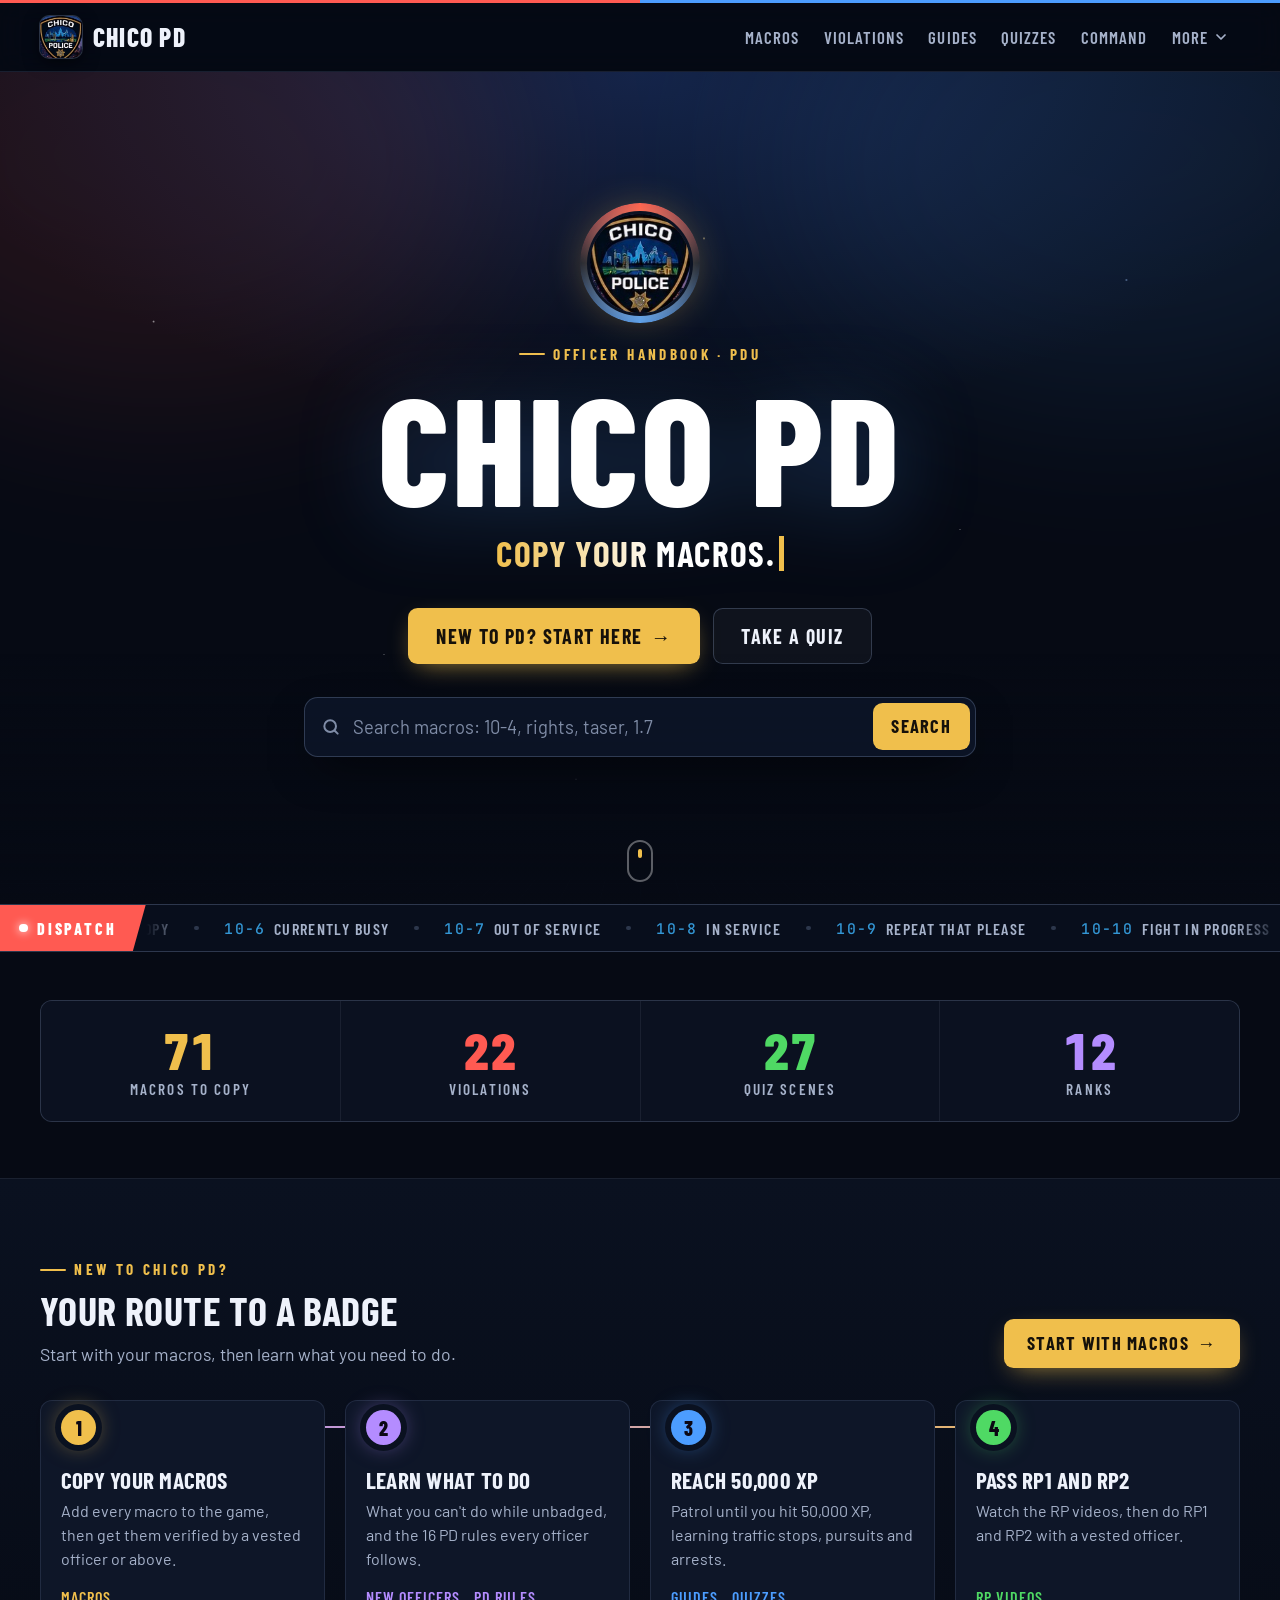
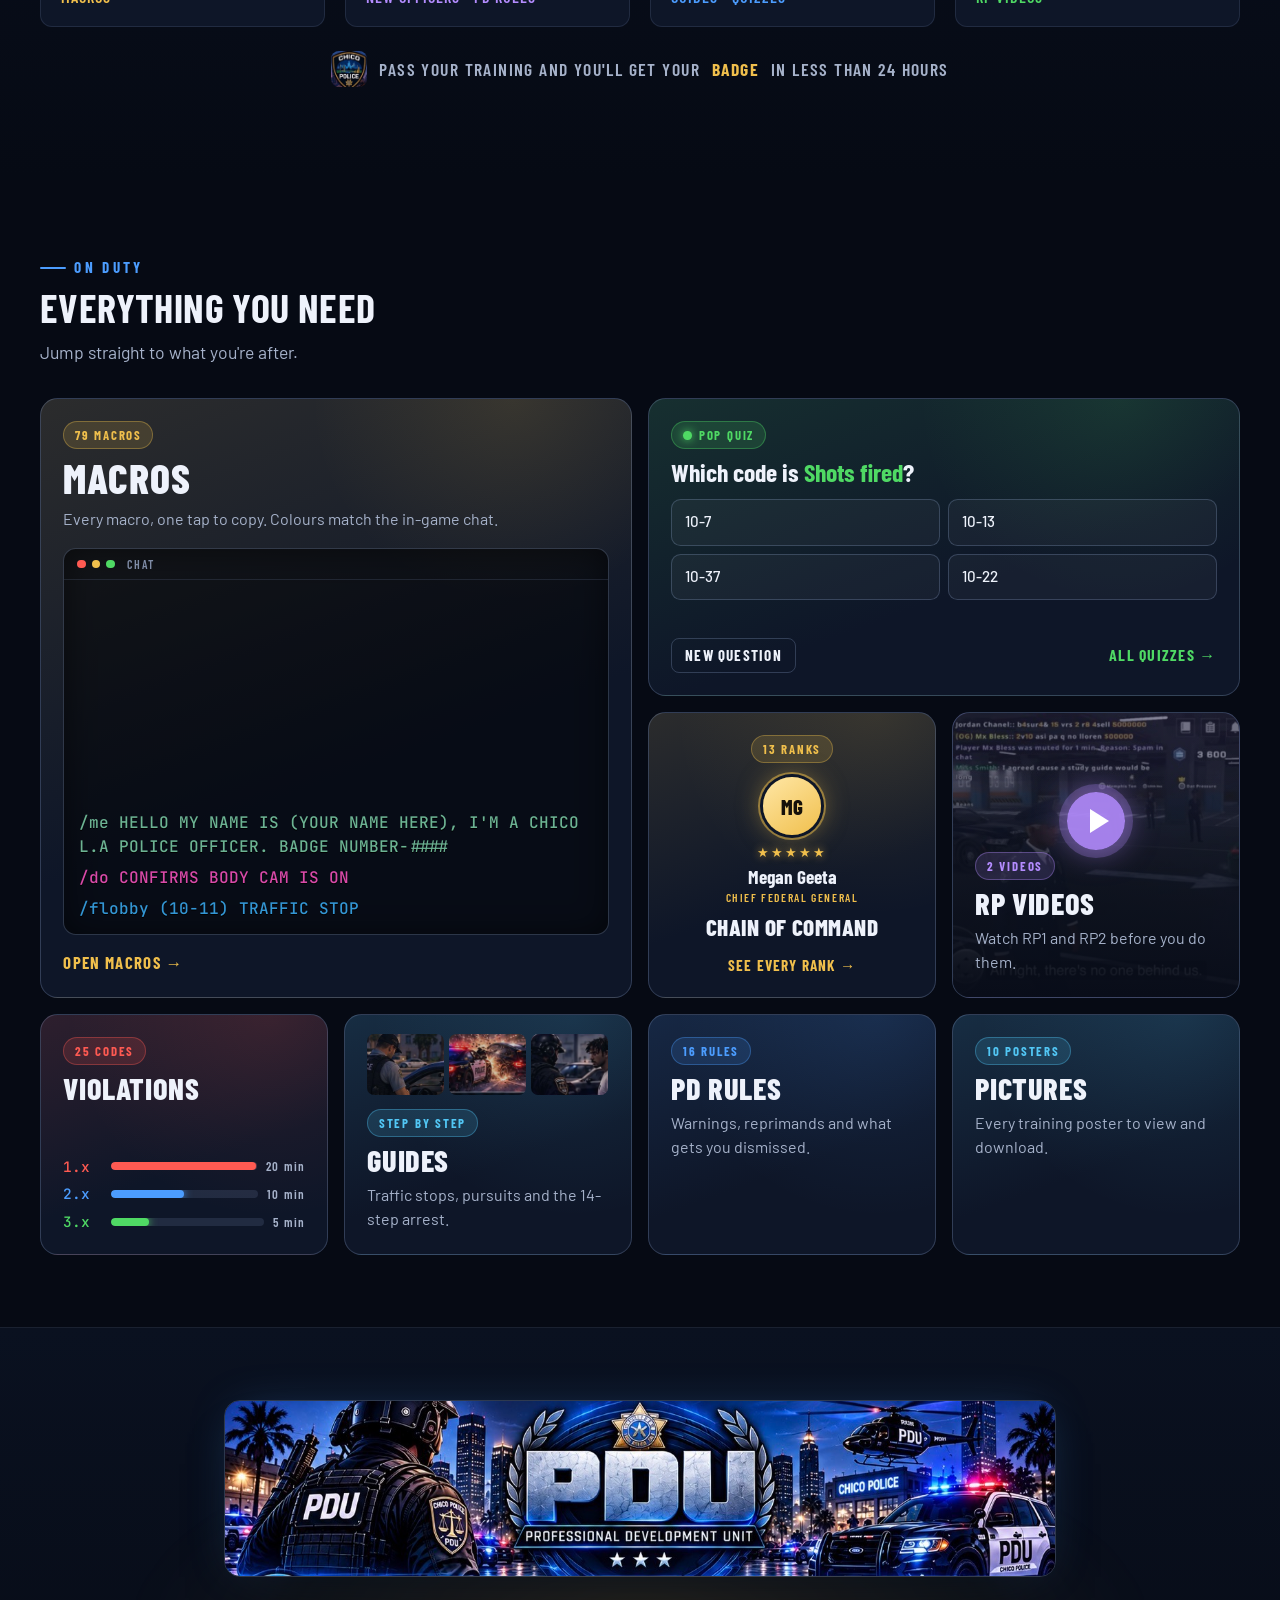
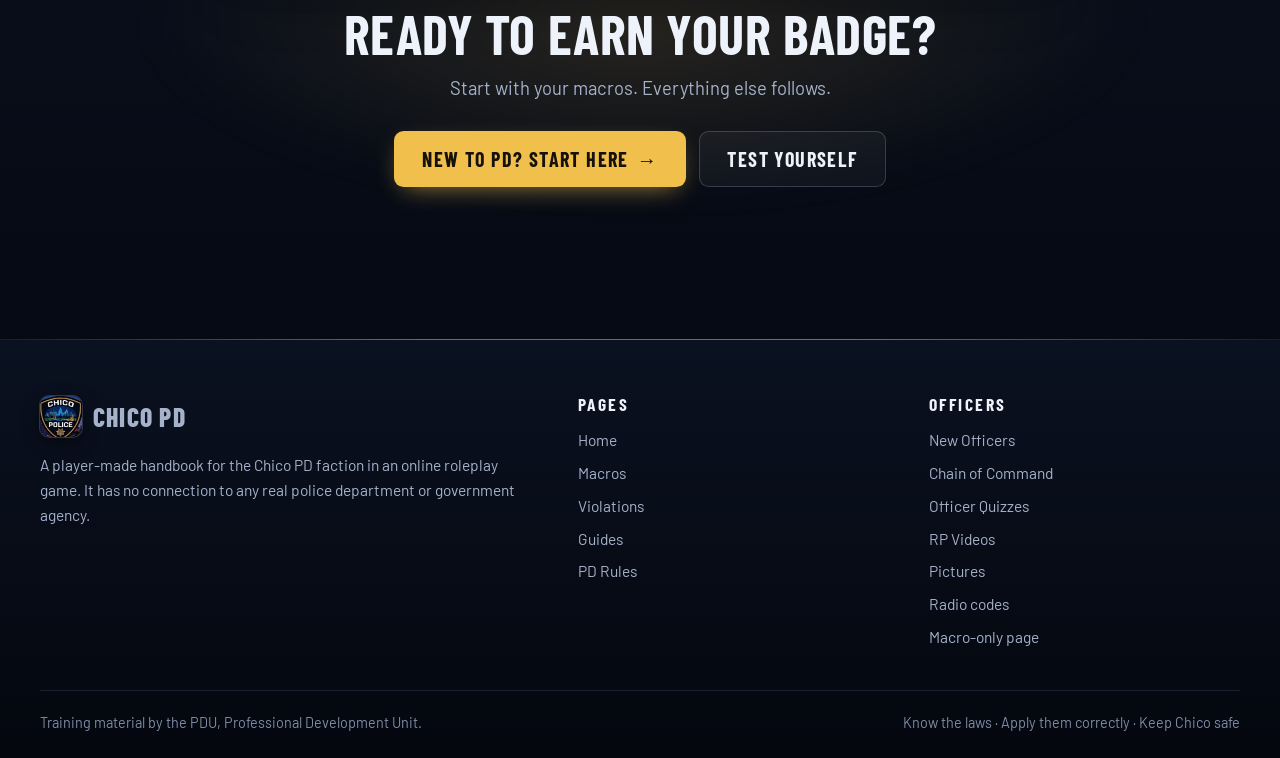
<file: index.html>
<!doctype html>
<html lang="en">
<head>
<meta charset="utf-8">
<script>document.documentElement.className+=" js"</script>
<meta name="viewport" content="width=device-width,initial-scale=1,viewport-fit=cover">
<title>Chico PD</title>
<meta name="description" content="Macros, training posters and information for Chico PD roleplay officers.">
<meta name="theme-color" content="#070b16">
<link rel="icon" href="images/favicon.png">
<link rel="apple-touch-icon" href="images/apple-touch-icon.png">
<link rel="manifest" href="site.webmanifest">
<meta name="apple-mobile-web-app-title" content="Chico PD">
<meta name="format-detection" content="telephone=no">
<meta property="og:type" content="website">
<meta property="og:site_name" content="Chico PD">
<meta property="og:title" content="Chico PD">
<meta property="og:description" content="Macros, training posters and information for Chico PD roleplay officers.">
<meta property="og:url" content="https://chicopd123.github.io/">
<meta property="og:image" content="https://chicopd123.github.io/images/og.jpg">
<meta property="og:image:width" content="484">
<meta property="og:image:height" content="255">
<meta name="twitter:card" content="summary_large_image">
<link rel="preconnect" href="https://fonts.googleapis.com">
<link rel="preconnect" href="https://fonts.gstatic.com" crossorigin>
<link rel="stylesheet" href="https://fonts.googleapis.com/css2?family=Barlow+Condensed:wght@600;700;800&family=Barlow:wght@400;500;600&family=JetBrains+Mono:wght@500&display=swap">
<link rel="stylesheet" href="assets/style.css?v=202611250830">
</head>
<body class="home">
<a class="skip" href="#main">Skip to content</a>
<header class="site-header">
  <div class="lightbar"></div>
  <div class="wrap header-row">
    <a class="brand" href="index.html"><img src="images/crops/badge.jpg" alt="" width="42" height="42">Chico PD</a>
    <button id="nav-toggle" type="button" aria-expanded="false" aria-controls="site-nav"><span class="burger" aria-hidden="true"></span>Menu</button>
    <nav id="site-nav" aria-label="Main"><a class="nav-home" href="index.html" aria-current="page">Home</a><a href="macros.html">Macros</a><a href="violations.html">Violations</a><a href="guides.html">Guides</a><a href="quiz.html">Quizzes</a><a href="command.html">Command</a><div class="nav-more"><button type="button" class="nav-more-btn" aria-expanded="false" aria-controls="nav-more-menu">More<svg viewBox="0 0 24 24" fill="none" stroke="currentColor" stroke-width="2.6" stroke-linecap="round" stroke-linejoin="round" aria-hidden="true"><path d="m6 9 6 6 6-6"/></svg></button><div class="nav-more-menu" id="nav-more-menu"><a href="new-officers.html">New Officers</a><a href="rules.html">PD Rules</a><a href="rp-videos.html">RP Videos</a><a href="gallery.html">Pictures</a></div></div></nav>
  </div>
</header>
<main id="main">
<section class="xhero" aria-labelledby="hero-title">
  <div class="xhero-bg" aria-hidden="true">
    <div class="xhero-beam b-red"></div>
    <div class="xhero-beam b-blue"></div>
    <div class="xhero-glow g-red"></div>
    <div class="xhero-glow g-blue"></div>
    <div class="xhero-floor"></div>
    <div class="xhero-dust"></div>
  </div>
  <div class="wrap xhero-inner">
    <div class="xhero-badge" aria-hidden="true"><span class="xhero-ring"></span><img src="images/crops/badge.jpg" alt="" width="170" height="156"></div>
    <p class="eyebrow tone-gold xhero-eyebrow">Officer handbook &middot; PDU</p>
    <h1 id="hero-title" class="xhero-title"><span class="shine">Chico PD</span></h1>
    <p class="xhero-type" aria-live="off"><span class="xhero-type-text" data-words="Copy your macros.|Learn the 10-codes.|Know every violation.|Pass RP1 and RP2.|Earn your badge.">Copy your macros.</span><span class="xhero-caret" aria-hidden="true"></span></p>
    <div class="xhero-actions">
      <a class="btn xhero-cta" href="macros.html?new=1"><span class="xhero-cta-pulse" aria-hidden="true"></span>New to PD? Start here <span class="arrow" aria-hidden="true">&rarr;</span></a>
      <a class="btn btn-ghost" href="quiz.html">Take a quiz</a>
    </div>
    <form class="hero-search xhero-search" action="macros.html" method="get" role="search">
      <svg viewBox="0 0 24 24" fill="none" stroke="currentColor" stroke-width="2.4" stroke-linecap="round" aria-hidden="true"><circle cx="11" cy="11" r="7"/><path d="m20 20-3.5-3.5"/></svg>
      <label class="sr-only" for="home-search">Search macros</label>
      <input id="home-search" type="search" name="q" placeholder="Search macros: 10-4, rights, taser, 1.7">
      <button class="btn" type="submit">Search</button>
    </form>
  </div>
  <a class="xhero-scroll" href="#dispatch" aria-label="Scroll down"><span></span></a>
</section>

<div class="ticker" id="dispatch" aria-label="Radio codes">
  <span class="ticker-label"><span class="ticker-dot" aria-hidden="true"></span>Dispatch</span>
  <div class="ticker-track"><div class="ticker-run" id="ticker-run"></div></div>
</div>

<section class="band xstats-band" aria-label="At a glance">
  <div class="wrap">
    <div class="stats">
      <a class="stat tone-gold" href="macros.html"><strong data-count="79">79</strong><span>Macros to copy</span></a>
      <a class="stat tone-red" href="violations.html"><strong data-count="25">25</strong><span>Violations</span></a>
      <a class="stat tone-green" href="quiz.html"><strong data-count="30">30</strong><span>Quiz scenes</span></a>
      <a class="stat tone-purple" href="command.html"><strong data-count="13">13</strong><span>Ranks</span></a>
    </div>
  </div>
</section>

<section class="band band-alt" id="path" aria-labelledby="path-title">
  <div class="wrap">
    <div class="section-head tone-gold">
      <div><p class="eyebrow">New to Chico PD?</p><h2 id="path-title">Your route to a badge</h2><p>Start with your macros, then learn what you need to do.</p></div>
      <a class="btn" href="macros.html?new=1">Start with macros <span class="arrow" aria-hidden="true">&rarr;</span></a>
    </div>
    <ol class="journey">
      <li class="journey-step tone-gold"><span class="journey-num">1</span><h3>Copy your macros</h3><p>Add every macro to the game, then get them verified by a vested officer or above.</p><div class="journey-links"><a href="macros.html?new=1">Macros</a></div></li>
      <li class="journey-step tone-purple"><span class="journey-num">2</span><h3>Learn what to do</h3><p>What you can't do while unbadged, and the 16 PD rules every officer follows.</p><div class="journey-links"><a href="new-officers.html">New officers</a><a href="rules.html">PD rules</a></div></li>
      <li class="journey-step tone-blue"><span class="journey-num">3</span><h3>Reach 50,000 XP</h3><p>Patrol until you hit 50,000 XP, learning traffic stops, pursuits and arrests.</p><div class="journey-links"><a href="guides.html">Guides</a><a href="quiz.html">Quizzes</a></div></li>
      <li class="journey-step tone-green"><span class="journey-num">4</span><h3>Pass RP1 and RP2</h3><p>Watch the RP videos, then do RP1 and RP2 with a vested officer.</p><div class="journey-links"><a href="rp-videos.html">RP videos</a></div></li>
    </ol>
    <p class="journey-end"><img src="images/crops/badge.jpg" alt="" width="36" height="36">Pass your training and you'll get your <strong>badge</strong> in less than 24 hours</p>
  </div>
</section>

<section class="band" aria-labelledby="duty-title">
  <div class="wrap">
    <div class="section-head tone-blue">
      <div><p class="eyebrow">On duty</p><h2 id="duty-title">Everything you need</h2><p>Jump straight to what you're after.</p></div>
    </div>
    <div class="bento">
      <a class="bento-tile bento-macros tone-gold" href="macros.html">
        <div class="bento-top"><span class="bento-tag">79 macros</span><h3>Macros</h3><p>Every macro, one tap to copy. Colours match the in-game chat.</p></div>
        <div class="chatbox" aria-hidden="true">
          <div class="chatbox-bar"><span></span><span></span><span></span>Chat</div>
          <div class="chatbox-lines" id="chat-lines"></div>
        </div>
        <span class="bento-go">Open macros <span class="arrow">&rarr;</span></span>
      </a>

      <div class="bento-tile bento-quiz tone-green">
        <div class="bento-top"><span class="bento-tag"><span class="ticker-dot" aria-hidden="true"></span>Pop quiz</span><h3 id="pop-q">Loading a question...</h3></div>
        <div class="pop-options" id="pop-options"></div>
        <p class="pop-result" id="pop-result" aria-live="polite"></p>
        <div class="pop-foot"><button type="button" class="pop-new" id="pop-new">New question</button><a href="quiz.html">All quizzes <span class="arrow" aria-hidden="true">&rarr;</span></a></div>
      </div>

      <a class="bento-tile bento-chief tone-gold" href="command.html">
        <span class="bento-tag">13 ranks</span>
        <div class="mini-chief"><span class="mini-avatar">MG</span><span class="mini-stars" aria-hidden="true">&#9733;&#9733;&#9733;&#9733;&#9733;</span><strong>Megan Geeta</strong><small>Chief Federal General</small></div>
        <h3>Chain of Command</h3>
        <span class="bento-go">See every rank <span class="arrow">&rarr;</span></span>
      </a>

      <a class="bento-tile bento-video tone-purple" href="rp-videos.html">
        <div class="bento-video-img"><img src="videos/rp1-traffic-stop.jpg?swap=1" alt="" loading="lazy"><span class="play" aria-hidden="true"></span></div>
        <span class="bento-tag">2 videos</span>
        <h3>RP Videos</h3>
        <p>Watch RP1 and RP2 before you do them.</p>
      </a>

      <a class="bento-tile bento-law tone-red" href="violations.html">
        <span class="bento-tag">25 codes</span>
        <h3>Violations</h3>
        <div class="law-bars" aria-hidden="true">
          <span class="lb lb-red"><b>1.x</b><i style="--w:100%"></i><em>20 min</em></span>
          <span class="lb lb-blue"><b>2.x</b><i style="--w:50%"></i><em>10 min</em></span>
          <span class="lb lb-green"><b>3.x</b><i style="--w:25%"></i><em>5 min</em></span>
        </div>
      </a>

      <a class="bento-tile bento-guides tone-cyan" href="guides.html">
        <div class="bento-guides-imgs" aria-hidden="true"><img src="images/crops/card-traffic.jpg" alt="" loading="lazy"><img src="images/crops/card-pursuit.jpg" alt="" loading="lazy"><img src="images/crops/card-arrest.jpg" alt="" loading="lazy"></div>
        <span class="bento-tag">Step by step</span>
        <h3>Guides</h3>
        <p>Traffic stops, pursuits and the 14-step arrest.</p>
      </a>

      <a class="bento-tile bento-rules tone-blue" href="rules.html">
        <span class="bento-tag">16 rules</span>
        <h3>PD Rules</h3>
        <p>Warnings, reprimands and what gets you dismissed.</p>
      </a>

      <a class="bento-tile bento-pics tone-cyan" href="gallery.html">
        <span class="bento-tag">10 posters</span>
        <h3>Pictures</h3>
        <p>Every training poster to view and download.</p>
      </a>
    </div>
  </div>
</section>

<section class="band band-alt xcta" aria-labelledby="cta-title">
  <div class="xcta-glow" aria-hidden="true"></div>
  <div class="wrap xcta-inner">
    <img src="images/crops/hero.jpg" alt="PDU, Professional Development Unit banner" width="1206" height="255" class="xcta-banner" loading="lazy">
    <h2 id="cta-title">Ready to earn your badge?</h2>
    <p>Start with your macros. Everything else follows.</p>
    <div class="xhero-actions"><a class="btn" href="macros.html?new=1">New to PD? Start here <span class="arrow" aria-hidden="true">&rarr;</span></a><a class="btn btn-ghost" href="quiz.html">Test yourself</a></div>
  </div>
</section>
</main>
<footer class="site-footer">
  <div class="wrap footer-grid">
    <div class="footer-brand">
      <a class="brand" href="index.html"><img src="images/crops/badge.jpg" alt="" width="42" height="42">Chico PD</a>
      <p>A player-made handbook for the Chico PD faction in an online roleplay game. It has no connection to any real police department or government agency.</p>
    </div>
    <nav aria-label="Footer">
      <h2>Pages</h2>
      <ul><li><a href="index.html">Home</a></li><li><a href="macros.html">Macros</a></li><li><a href="violations.html">Violations</a></li><li><a href="guides.html">Guides</a></li><li><a href="rules.html">PD Rules</a></li></ul>
    </nav>
    <div>
      <h2>Officers</h2>
      <ul><li><a href="new-officers.html">New Officers</a></li><li><a href="command.html">Chain of Command</a></li><li><a href="quiz.html">Officer Quizzes</a></li><li><a href="rp-videos.html">RP Videos</a></li><li><a href="gallery.html">Pictures</a></li><li><a href="macros.html#radio">Radio codes</a></li><li><a href="https://candid-cocada-e17edb.netlify.app" rel="noopener">Macro-only page</a></li></ul>
    </div>
  </div>
  <div class="wrap footer-base"><span>Training material by the PDU, Professional Development Unit.</span><span>Know the laws &middot; Apply them correctly &middot; Keep Chico safe</span></div>
</footer>

<dialog id="viewer" aria-labelledby="viewer-title">
  <div class="viewer-bar">
    <h2 id="viewer-title"></h2>
    <span id="viewer-pos"></span>
    <button class="vbtn" id="viewer-prev" type="button" aria-label="Previous picture">&larr;</button>
    <button class="vbtn" id="viewer-next" type="button" aria-label="Next picture">&rarr;</button>
    <a class="vbtn" id="viewer-save" download>Download</a>
    <button class="vbtn" id="viewer-close" type="button">Close</button>
  </div>
  <div class="viewer-scroll"><img id="viewer-img" alt=""></div>
</dialog>

<script src="assets/data.js?v=202611250830"></script>
<script src="assets/site.js?v=202611250830"></script>
<script src="assets/home.js?v=202611250830"></script>
</body>
</html>
</file>
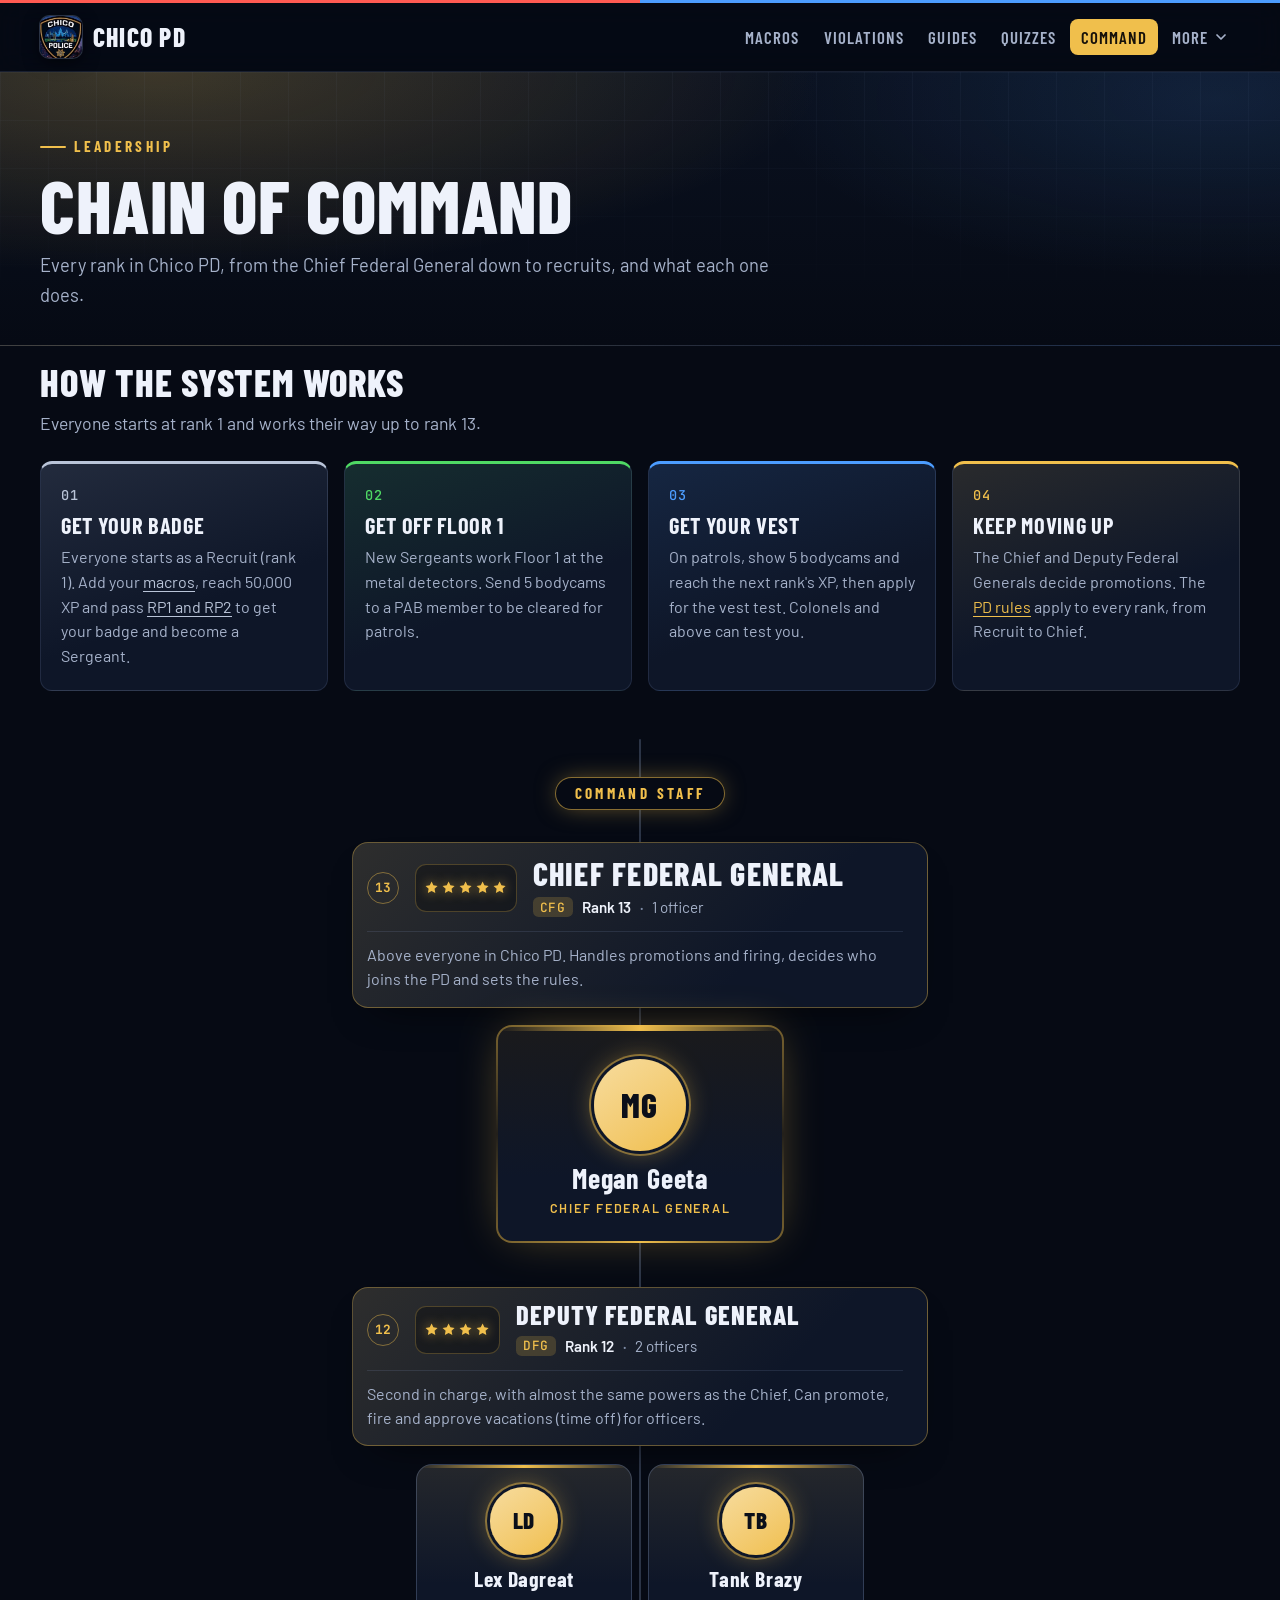
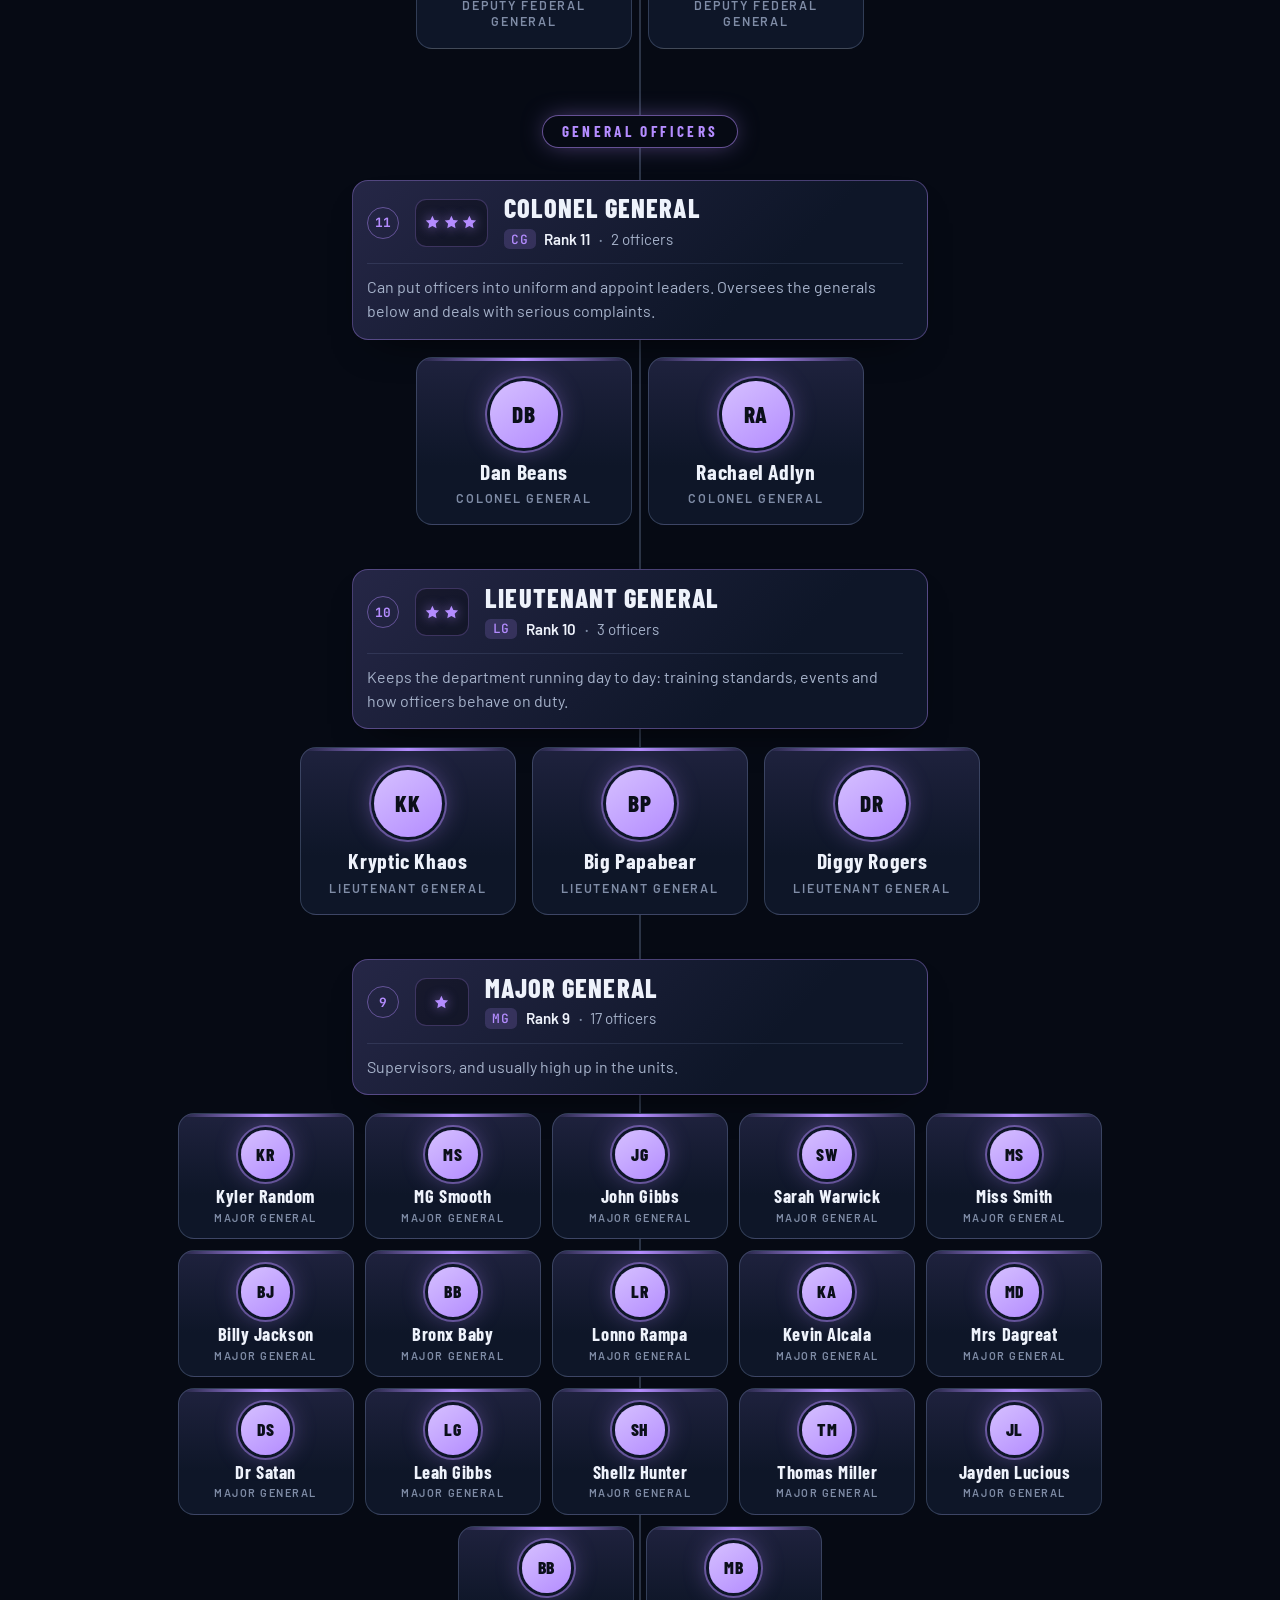
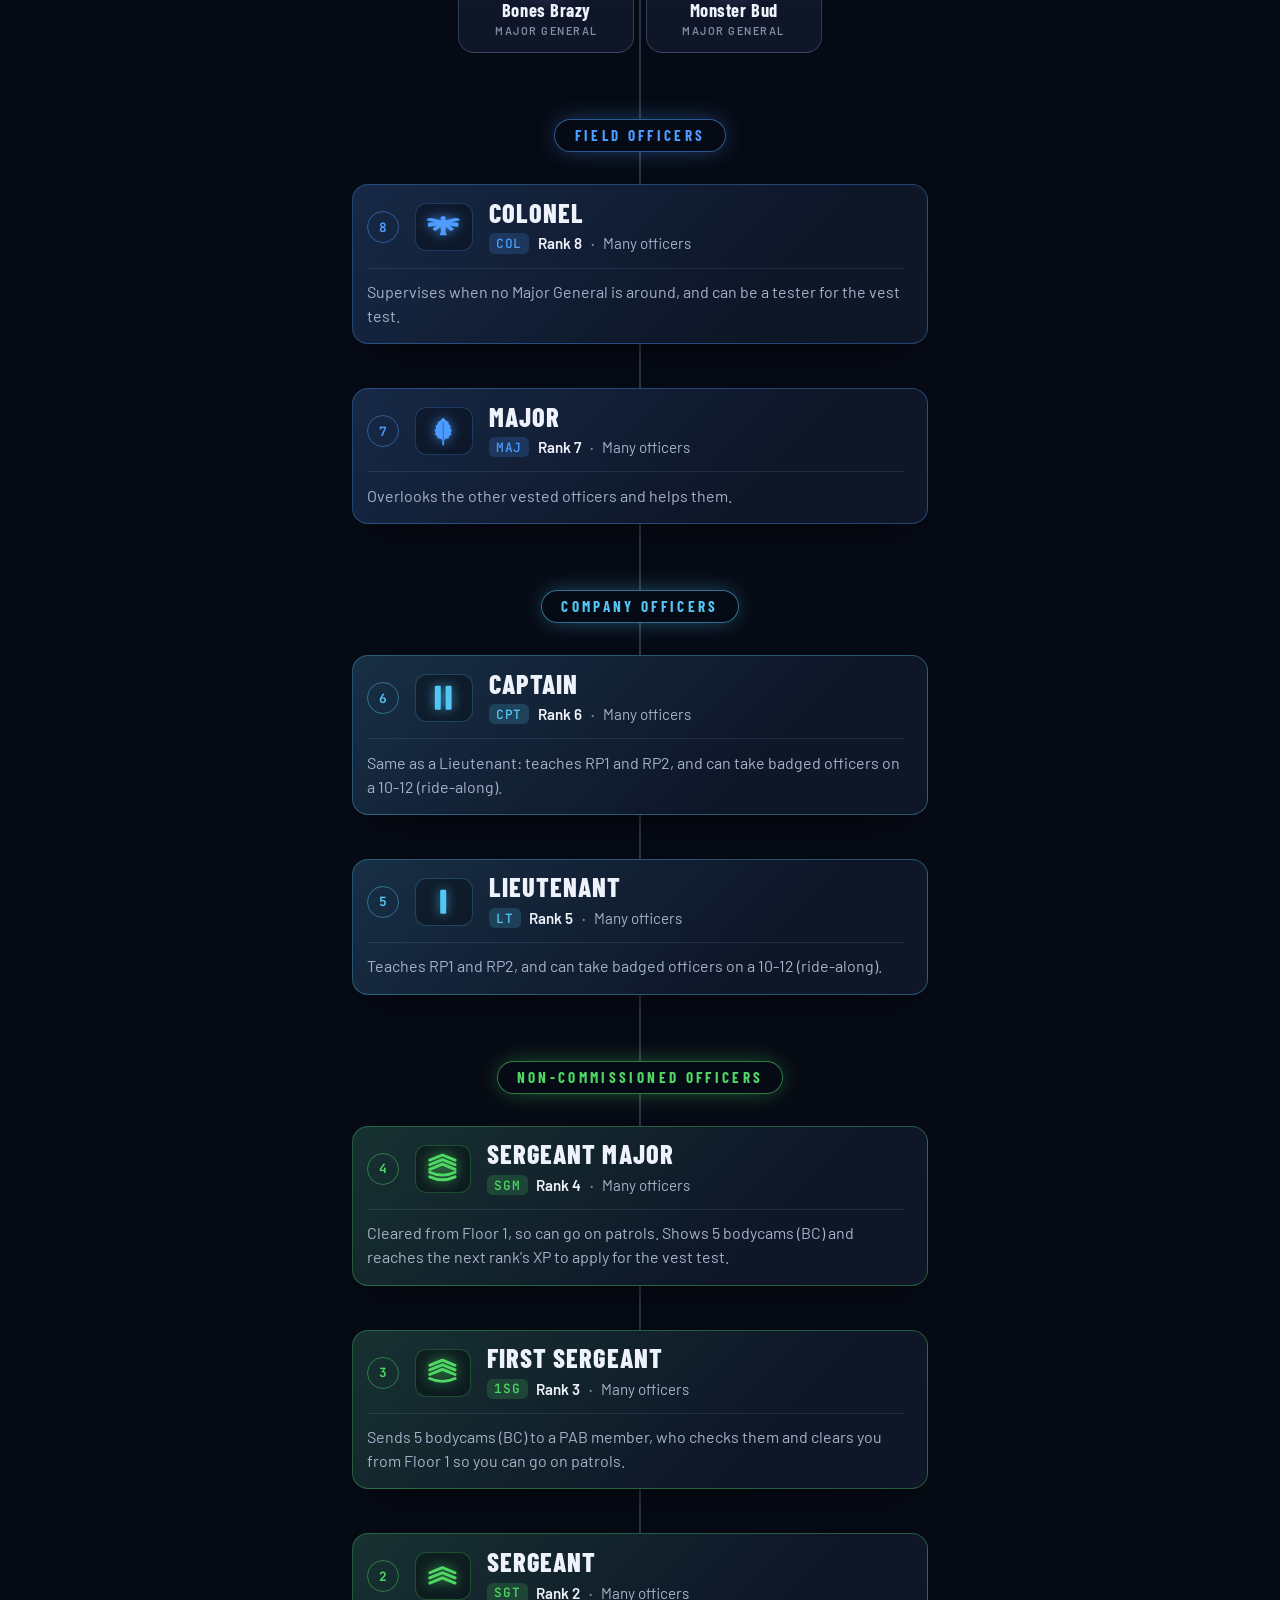
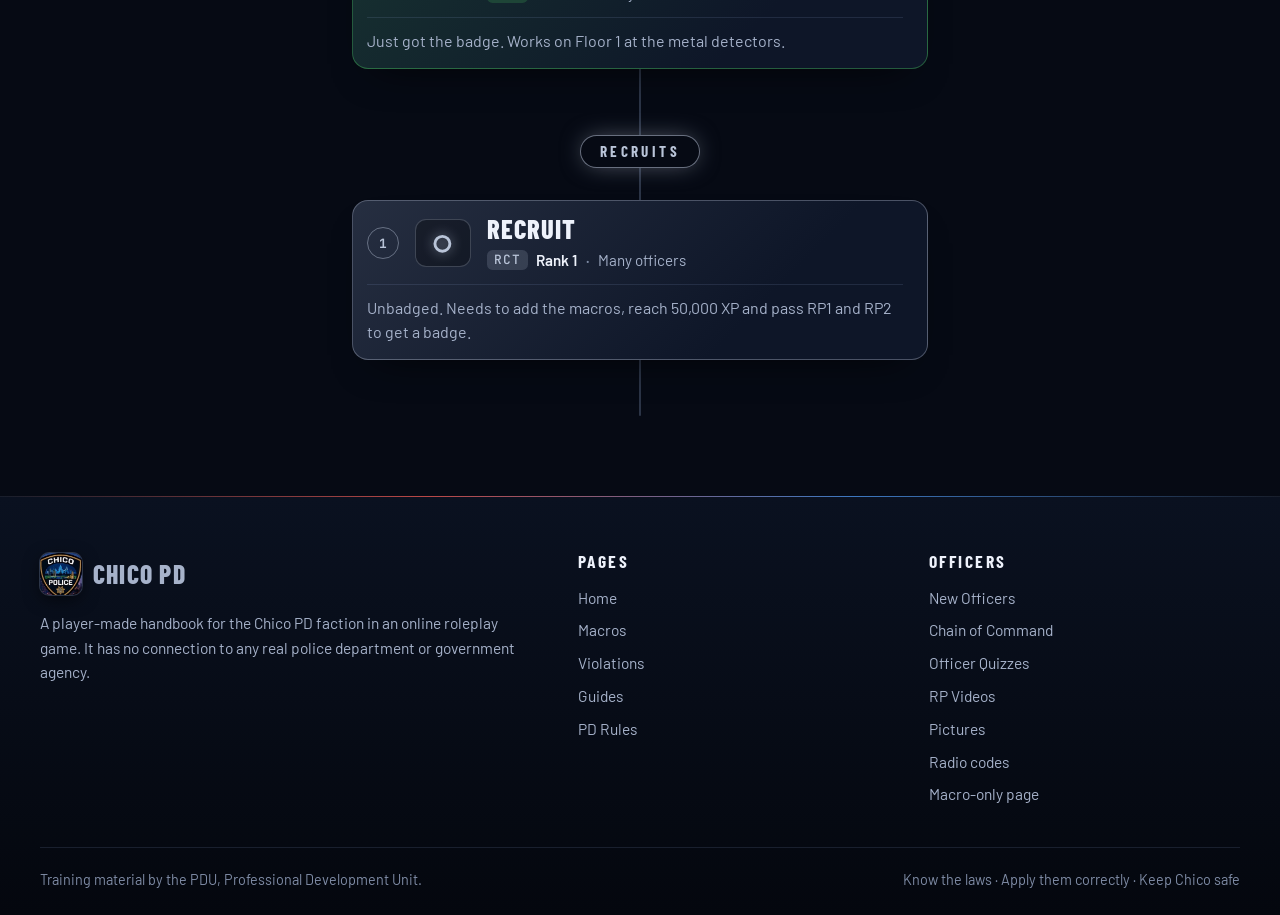
<file: command.html>
<!doctype html>
<html lang="en">
<head>
<meta charset="utf-8">
<script>document.documentElement.className+=" js"</script>
<meta name="viewport" content="width=device-width,initial-scale=1,viewport-fit=cover">
<title>Chain of Command · Chico PD</title>
<meta name="description" content="Who leads Chico PD: every rank from the Chief Federal General down, and the officers who hold them.">
<meta name="theme-color" content="#070b16">
<link rel="icon" href="images/favicon.png">
<link rel="apple-touch-icon" href="images/apple-touch-icon.png">
<link rel="manifest" href="site.webmanifest">
<meta name="apple-mobile-web-app-title" content="Chico PD">
<meta name="format-detection" content="telephone=no">
<meta property="og:type" content="website">
<meta property="og:site_name" content="Chico PD">
<meta property="og:title" content="Chain of Command · Chico PD">
<meta property="og:description" content="Who leads Chico PD: every rank from the Chief Federal General down, and the officers who hold them.">
<meta property="og:url" content="https://chicopd123.github.io/command.html">
<meta property="og:image" content="https://chicopd123.github.io/images/og.jpg">
<meta property="og:image:width" content="484">
<meta property="og:image:height" content="255">
<meta name="twitter:card" content="summary_large_image">
<link rel="preconnect" href="https://fonts.googleapis.com">
<link rel="preconnect" href="https://fonts.gstatic.com" crossorigin>
<link rel="stylesheet" href="https://fonts.googleapis.com/css2?family=Barlow+Condensed:wght@600;700;800&family=Barlow:wght@400;500;600&family=JetBrains+Mono:wght@500&display=swap">
<link rel="stylesheet" href="assets/style.css?v=202611250830">
</head>
<body>
<a class="skip" href="#main">Skip to content</a>
<header class="site-header">
  <div class="lightbar"></div>
  <div class="wrap header-row">
    <a class="brand" href="index.html"><img src="images/crops/badge.jpg" alt="" width="42" height="42">Chico PD</a>
    <button id="nav-toggle" type="button" aria-expanded="false" aria-controls="site-nav"><span class="burger" aria-hidden="true"></span>Menu</button>
    <nav id="site-nav" aria-label="Main"><a class="nav-home" href="index.html">Home</a><a href="macros.html">Macros</a><a href="violations.html">Violations</a><a href="guides.html">Guides</a><a href="quiz.html">Quizzes</a><a href="command.html" aria-current="page">Command</a><div class="nav-more"><button type="button" class="nav-more-btn" aria-expanded="false" aria-controls="nav-more-menu">More<svg viewBox="0 0 24 24" fill="none" stroke="currentColor" stroke-width="2.6" stroke-linecap="round" stroke-linejoin="round" aria-hidden="true"><path d="m6 9 6 6 6-6"/></svg></button><div class="nav-more-menu" id="nav-more-menu"><a href="new-officers.html">New Officers</a><a href="rules.html">PD Rules</a><a href="rp-videos.html">RP Videos</a><a href="gallery.html">Pictures</a></div></div></nav>
  </div>
</header>
<main id="main">
<div class="wrap page-head tone-gold"><p class="eyebrow">Leadership</p><h1>Chain of Command</h1><p>Every rank in Chico PD, from the Chief Federal General down to recruits, and what each one does.</p></div>
<div class="wrap">
  <section class="cmd-how" aria-labelledby="how-title">
    <h2 id="how-title">How the system works</h2>
    <p>Everyone starts at rank 1 and works their way up to rank 13.</p>
    <ol class="cmd-steps">
      <li class="cmd-step tone-silver"><h3>Get your badge</h3><p>Everyone starts as a Recruit (rank 1). Add your <a href="macros.html">macros</a>, reach 50,000 XP and pass <a href="rp-videos.html">RP1 and RP2</a> to get your badge and become a Sergeant.</p></li>
      <li class="cmd-step tone-green"><h3>Get off Floor 1</h3><p>New Sergeants work Floor 1 at the metal detectors. Send 5 bodycams to a PAB member to be cleared for patrols.</p></li>
      <li class="cmd-step tone-blue"><h3>Get your vest</h3><p>On patrols, show 5 bodycams and reach the next rank's XP, then apply for the vest test. Colonels and above can test you.</p></li>
      <li class="cmd-step tone-gold"><h3>Keep moving up</h3><p>The Chief and Deputy Federal Generals decide promotions. The <a href="rules.html">PD rules</a> apply to every rank, from Recruit to Chief.</p></li>
    </ol>
  </section>
  <ol class="cmd-tree" id="cmd-tree" aria-label="Ranks from highest to lowest"></ol>
  <noscript><p class="cmd-noscript">Turn on JavaScript to see the chain of command.</p></noscript>
</div>
</main>
<footer class="site-footer">
  <div class="wrap footer-grid">
    <div class="footer-brand">
      <a class="brand" href="index.html"><img src="images/crops/badge.jpg" alt="" width="42" height="42">Chico PD</a>
      <p>A player-made handbook for the Chico PD faction in an online roleplay game. It has no connection to any real police department or government agency.</p>
    </div>
    <nav aria-label="Footer">
      <h2>Pages</h2>
      <ul><li><a href="index.html">Home</a></li><li><a href="macros.html">Macros</a></li><li><a href="violations.html">Violations</a></li><li><a href="guides.html">Guides</a></li><li><a href="rules.html">PD Rules</a></li></ul>
    </nav>
    <div>
      <h2>Officers</h2>
      <ul><li><a href="new-officers.html">New Officers</a></li><li><a href="command.html">Chain of Command</a></li><li><a href="quiz.html">Officer Quizzes</a></li><li><a href="rp-videos.html">RP Videos</a></li><li><a href="gallery.html">Pictures</a></li><li><a href="macros.html#radio">Radio codes</a></li><li><a href="https://candid-cocada-e17edb.netlify.app" rel="noopener">Macro-only page</a></li></ul>
    </div>
  </div>
  <div class="wrap footer-base"><span>Training material by the PDU, Professional Development Unit.</span><span>Know the laws &middot; Apply them correctly &middot; Keep Chico safe</span></div>
</footer>

<dialog id="viewer" aria-labelledby="viewer-title">
  <div class="viewer-bar">
    <h2 id="viewer-title"></h2>
    <span id="viewer-pos"></span>
    <button class="vbtn" id="viewer-prev" type="button" aria-label="Previous picture">&larr;</button>
    <button class="vbtn" id="viewer-next" type="button" aria-label="Next picture">&rarr;</button>
    <a class="vbtn" id="viewer-save" download>Download</a>
    <button class="vbtn" id="viewer-close" type="button">Close</button>
  </div>
  <div class="viewer-scroll"><img id="viewer-img" alt=""></div>
</dialog>

<script src="assets/data.js?v=202611250830"></script>
<script src="assets/site.js?v=202611250830"></script>
</body>
</html>
</file>
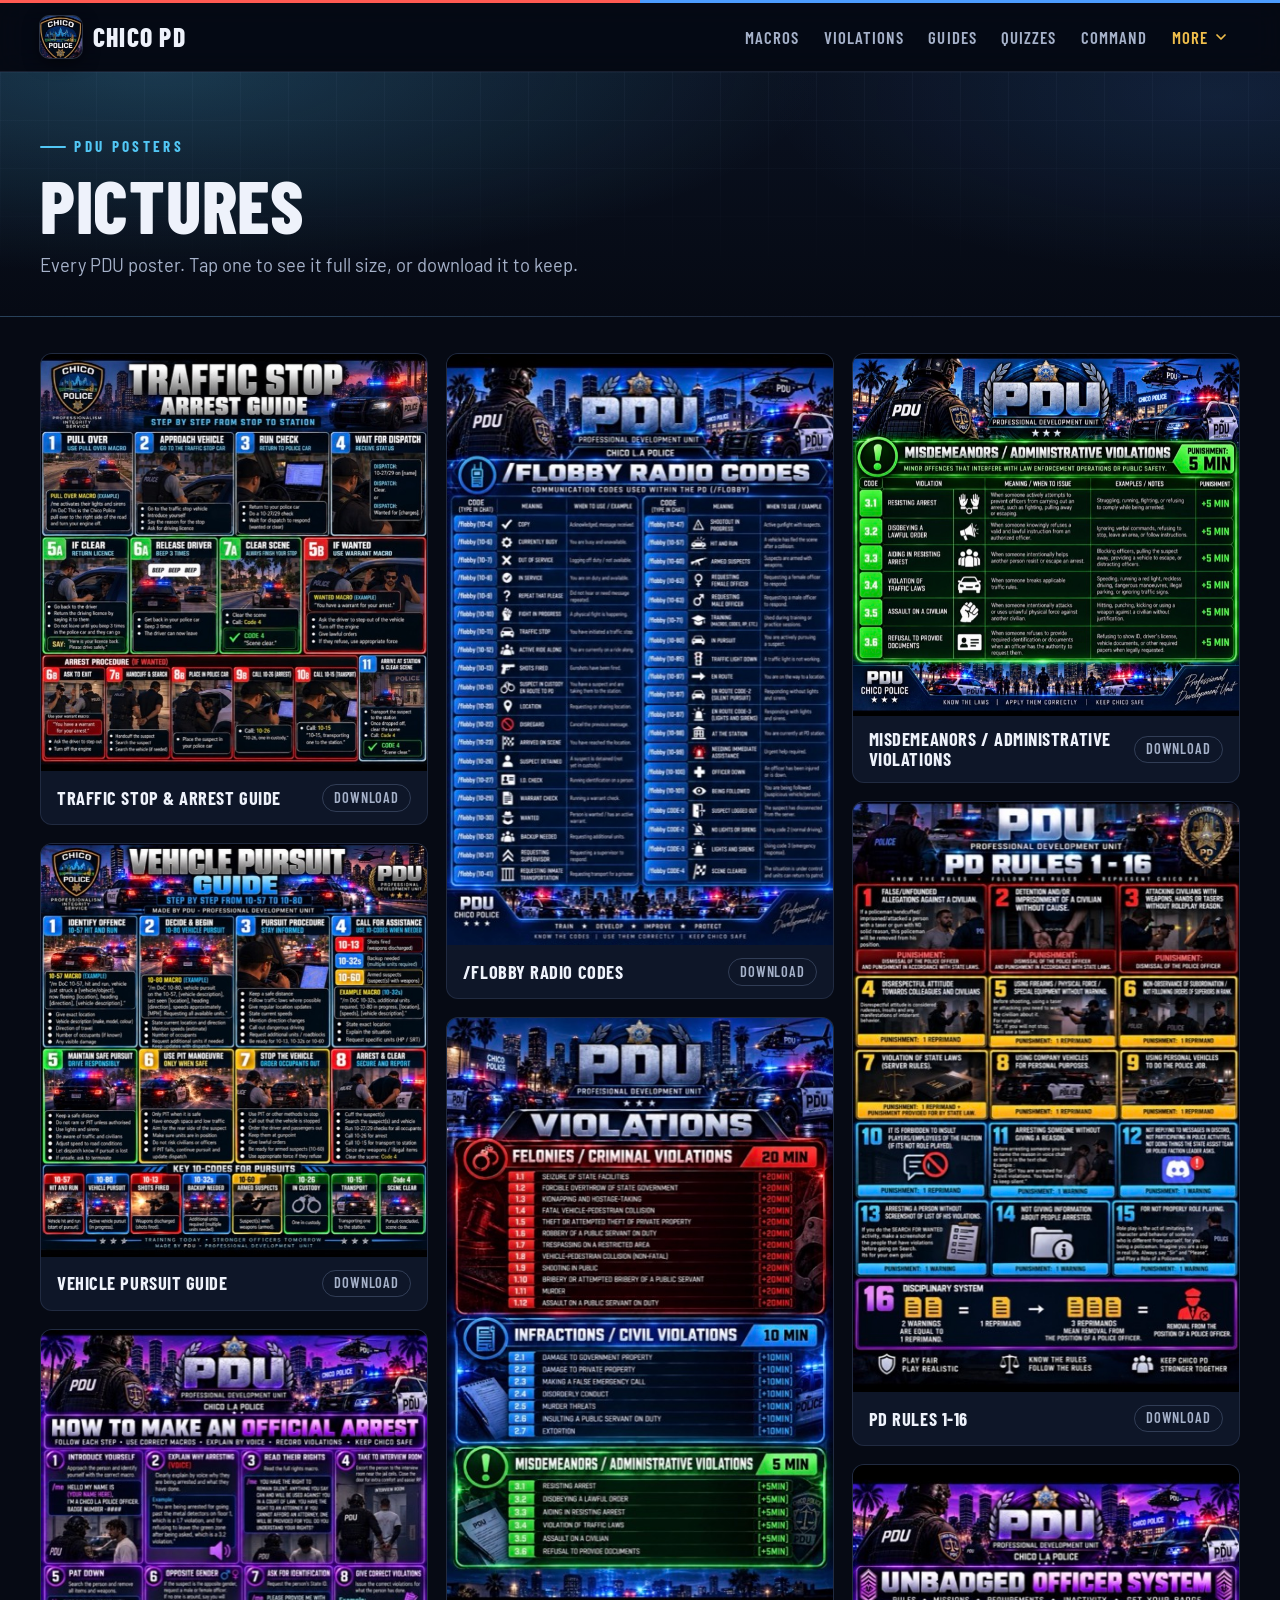
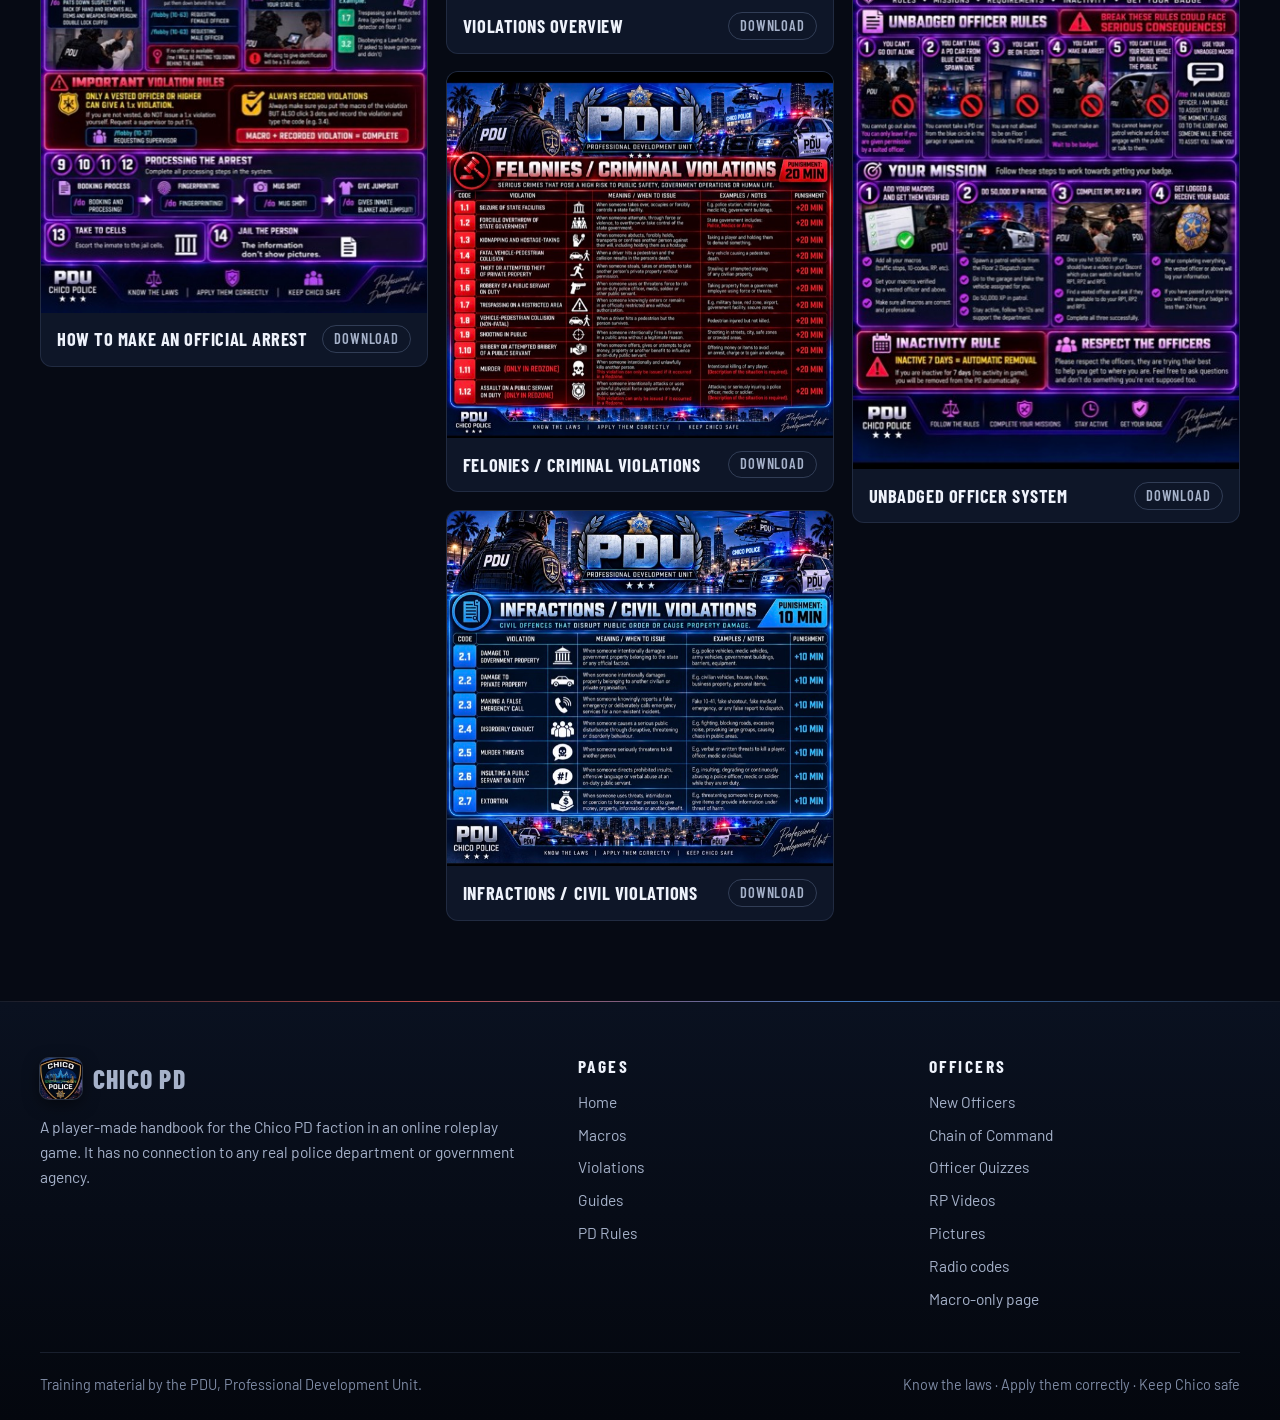
<file: gallery.html>
<!doctype html>
<html lang="en">
<head>
<meta charset="utf-8">
<script>document.documentElement.className+=" js"</script>
<meta name="viewport" content="width=device-width,initial-scale=1,viewport-fit=cover">
<title>Pictures | Chico PD</title>
<meta name="description" content="All Chico PD training posters to view and download.">
<meta name="theme-color" content="#070b16">
<link rel="icon" href="images/favicon.png">
<link rel="apple-touch-icon" href="images/apple-touch-icon.png">
<link rel="manifest" href="site.webmanifest">
<meta name="apple-mobile-web-app-title" content="Chico PD">
<meta name="format-detection" content="telephone=no">
<meta property="og:type" content="website">
<meta property="og:site_name" content="Chico PD">
<meta property="og:title" content="Pictures | Chico PD">
<meta property="og:description" content="All Chico PD training posters to view and download.">
<meta property="og:url" content="https://chicopd123.github.io/gallery.html">
<meta property="og:image" content="https://chicopd123.github.io/images/og.jpg">
<meta property="og:image:width" content="484">
<meta property="og:image:height" content="255">
<meta name="twitter:card" content="summary_large_image">
<link rel="preconnect" href="https://fonts.googleapis.com">
<link rel="preconnect" href="https://fonts.gstatic.com" crossorigin>
<link rel="stylesheet" href="https://fonts.googleapis.com/css2?family=Barlow+Condensed:wght@600;700;800&family=Barlow:wght@400;500;600&family=JetBrains+Mono:wght@500&display=swap">
<link rel="stylesheet" href="assets/style.css?v=202611250830">
</head>
<body>
<a class="skip" href="#main">Skip to content</a>
<header class="site-header">
  <div class="lightbar"></div>
  <div class="wrap header-row">
    <a class="brand" href="index.html"><img src="images/crops/badge.jpg" alt="" width="42" height="42">Chico PD</a>
    <button id="nav-toggle" type="button" aria-expanded="false" aria-controls="site-nav"><span class="burger" aria-hidden="true"></span>Menu</button>
    <nav id="site-nav" aria-label="Main"><a class="nav-home" href="index.html">Home</a><a href="macros.html">Macros</a><a href="violations.html">Violations</a><a href="guides.html">Guides</a><a href="quiz.html">Quizzes</a><a href="command.html">Command</a><div class="nav-more is-current"><button type="button" class="nav-more-btn" aria-expanded="false" aria-controls="nav-more-menu">More<svg viewBox="0 0 24 24" fill="none" stroke="currentColor" stroke-width="2.6" stroke-linecap="round" stroke-linejoin="round" aria-hidden="true"><path d="m6 9 6 6 6-6"/></svg></button><div class="nav-more-menu" id="nav-more-menu"><a href="new-officers.html">New Officers</a><a href="rules.html">PD Rules</a><a href="rp-videos.html">RP Videos</a><a href="gallery.html" aria-current="page">Pictures</a></div></div></nav>
  </div>
</header>
<main id="main">
<div class="wrap page-head tone-cyan"><p class="eyebrow">PDU posters</p><h1>Pictures</h1><p>Every PDU poster. Tap one to see it full size, or download it to keep.</p></div><div class="wrap gallery"><figure class="shot"><a href="images/traffic-stop-guide.jpg" data-poster="gallery" data-title="Traffic Stop &amp; Arrest Guide" data-alt="Step by step guide from a traffic stop to the station."><img src="images/thumbs/traffic-stop-guide.jpg" alt="Traffic Stop &amp; Arrest Guide: Step by step guide from a traffic stop to the station." loading="lazy"></a><figcaption>Traffic Stop &amp; Arrest Guide<a href="images/traffic-stop-guide.jpg" download>Download</a></figcaption></figure><figure class="shot"><a href="images/vehicle-pursuit-guide.jpg" data-poster="gallery" data-title="Vehicle Pursuit Guide" data-alt="Step by step guide from a 10-57 to a 10-80, with the key pursuit codes."><img src="images/thumbs/vehicle-pursuit-guide.jpg" alt="Vehicle Pursuit Guide: Step by step guide from a 10-57 to a 10-80, with the key pursuit codes." loading="lazy"></a><figcaption>Vehicle Pursuit Guide<a href="images/vehicle-pursuit-guide.jpg" download>Download</a></figcaption></figure><figure class="shot"><a href="images/official-arrest-guide.jpg" data-poster="gallery" data-title="How to Make an Official Arrest" data-alt="The 14 steps of an official arrest with the macro for each."><img src="images/thumbs/official-arrest-guide.jpg" alt="How to Make an Official Arrest: The 14 steps of an official arrest with the macro for each." loading="lazy"></a><figcaption>How to Make an Official Arrest<a href="images/official-arrest-guide.jpg" download>Download</a></figcaption></figure><figure class="shot"><a href="images/radio-codes.jpg" data-poster="gallery" data-title="/flobby Radio Codes" data-alt="Table of every /flobby radio code, its meaning and when to use it."><img src="images/thumbs/radio-codes.jpg" alt="/flobby Radio Codes: Table of every /flobby radio code, its meaning and when to use it." loading="lazy"></a><figcaption>/flobby Radio Codes<a href="images/radio-codes.jpg" download>Download</a></figcaption></figure><figure class="shot"><a href="images/violations-overview.jpg" data-poster="gallery" data-title="Violations Overview" data-alt="All felonies, infractions and misdemeanors with their punishment times."><img src="images/thumbs/violations-overview.jpg" alt="Violations Overview: All felonies, infractions and misdemeanors with their punishment times." loading="lazy"></a><figcaption>Violations Overview<a href="images/violations-overview.jpg" download>Download</a></figcaption></figure><figure class="shot"><a href="images/felonies.jpg" data-poster="gallery" data-title="Felonies / Criminal Violations" data-alt="Table of violations 1.1 to 1.12, 20 minutes each."><img src="images/thumbs/felonies.jpg" alt="Felonies / Criminal Violations: Table of violations 1.1 to 1.12, 20 minutes each." loading="lazy"></a><figcaption>Felonies / Criminal Violations<a href="images/felonies.jpg" download>Download</a></figcaption></figure><figure class="shot"><a href="images/infractions.jpg" data-poster="gallery" data-title="Infractions / Civil Violations" data-alt="Table of violations 2.1 to 2.7, 10 minutes each."><img src="images/thumbs/infractions.jpg" alt="Infractions / Civil Violations: Table of violations 2.1 to 2.7, 10 minutes each." loading="lazy"></a><figcaption>Infractions / Civil Violations<a href="images/infractions.jpg" download>Download</a></figcaption></figure><figure class="shot"><a href="images/misdemeanors.jpg" data-poster="gallery" data-title="Misdemeanors / Administrative Violations" data-alt="Table of violations 3.1 to 3.6, 5 minutes each."><img src="images/thumbs/misdemeanors.jpg" alt="Misdemeanors / Administrative Violations: Table of violations 3.1 to 3.6, 5 minutes each." loading="lazy"></a><figcaption>Misdemeanors / Administrative Violations<a href="images/misdemeanors.jpg" download>Download</a></figcaption></figure><figure class="shot"><a href="images/pd-rules.jpg" data-poster="gallery" data-title="PD Rules 1-16" data-alt="The 16 PD rules with the punishment for breaking each one."><img src="images/thumbs/pd-rules.jpg" alt="PD Rules 1-16: The 16 PD rules with the punishment for breaking each one." loading="lazy"></a><figcaption>PD Rules 1-16<a href="images/pd-rules.jpg" download>Download</a></figcaption></figure><figure class="shot"><a href="images/unbadged-officer-system.jpg" data-poster="gallery" data-title="Unbadged Officer System" data-alt="Rules, missions, requirements and the inactivity rule for unbadged officers."><img src="images/thumbs/unbadged-officer-system.jpg" alt="Unbadged Officer System: Rules, missions, requirements and the inactivity rule for unbadged officers." loading="lazy"></a><figcaption>Unbadged Officer System<a href="images/unbadged-officer-system.jpg" download>Download</a></figcaption></figure></div>
</main>
<footer class="site-footer">
  <div class="wrap footer-grid">
    <div class="footer-brand">
      <a class="brand" href="index.html"><img src="images/crops/badge.jpg" alt="" width="42" height="42">Chico PD</a>
      <p>A player-made handbook for the Chico PD faction in an online roleplay game. It has no connection to any real police department or government agency.</p>
    </div>
    <nav aria-label="Footer">
      <h2>Pages</h2>
      <ul><li><a href="index.html">Home</a></li><li><a href="macros.html">Macros</a></li><li><a href="violations.html">Violations</a></li><li><a href="guides.html">Guides</a></li><li><a href="rules.html">PD Rules</a></li></ul>
    </nav>
    <div>
      <h2>Officers</h2>
      <ul><li><a href="new-officers.html">New Officers</a></li><li><a href="command.html">Chain of Command</a></li><li><a href="quiz.html">Officer Quizzes</a></li><li><a href="rp-videos.html">RP Videos</a></li><li><a href="gallery.html">Pictures</a></li><li><a href="macros.html#radio">Radio codes</a></li><li><a href="https://candid-cocada-e17edb.netlify.app" rel="noopener">Macro-only page</a></li></ul>
    </div>
  </div>
  <div class="wrap footer-base"><span>Training material by the PDU, Professional Development Unit.</span><span>Know the laws &middot; Apply them correctly &middot; Keep Chico safe</span></div>
</footer>

<dialog id="viewer" aria-labelledby="viewer-title">
  <div class="viewer-bar">
    <h2 id="viewer-title"></h2>
    <span id="viewer-pos"></span>
    <button class="vbtn" id="viewer-prev" type="button" aria-label="Previous picture">&larr;</button>
    <button class="vbtn" id="viewer-next" type="button" aria-label="Next picture">&rarr;</button>
    <a class="vbtn" id="viewer-save" download>Download</a>
    <button class="vbtn" id="viewer-close" type="button">Close</button>
  </div>
  <div class="viewer-scroll"><img id="viewer-img" alt=""></div>
</dialog>

<script src="assets/site.js?v=202611250830"></script>
</body>
</html>
</file>
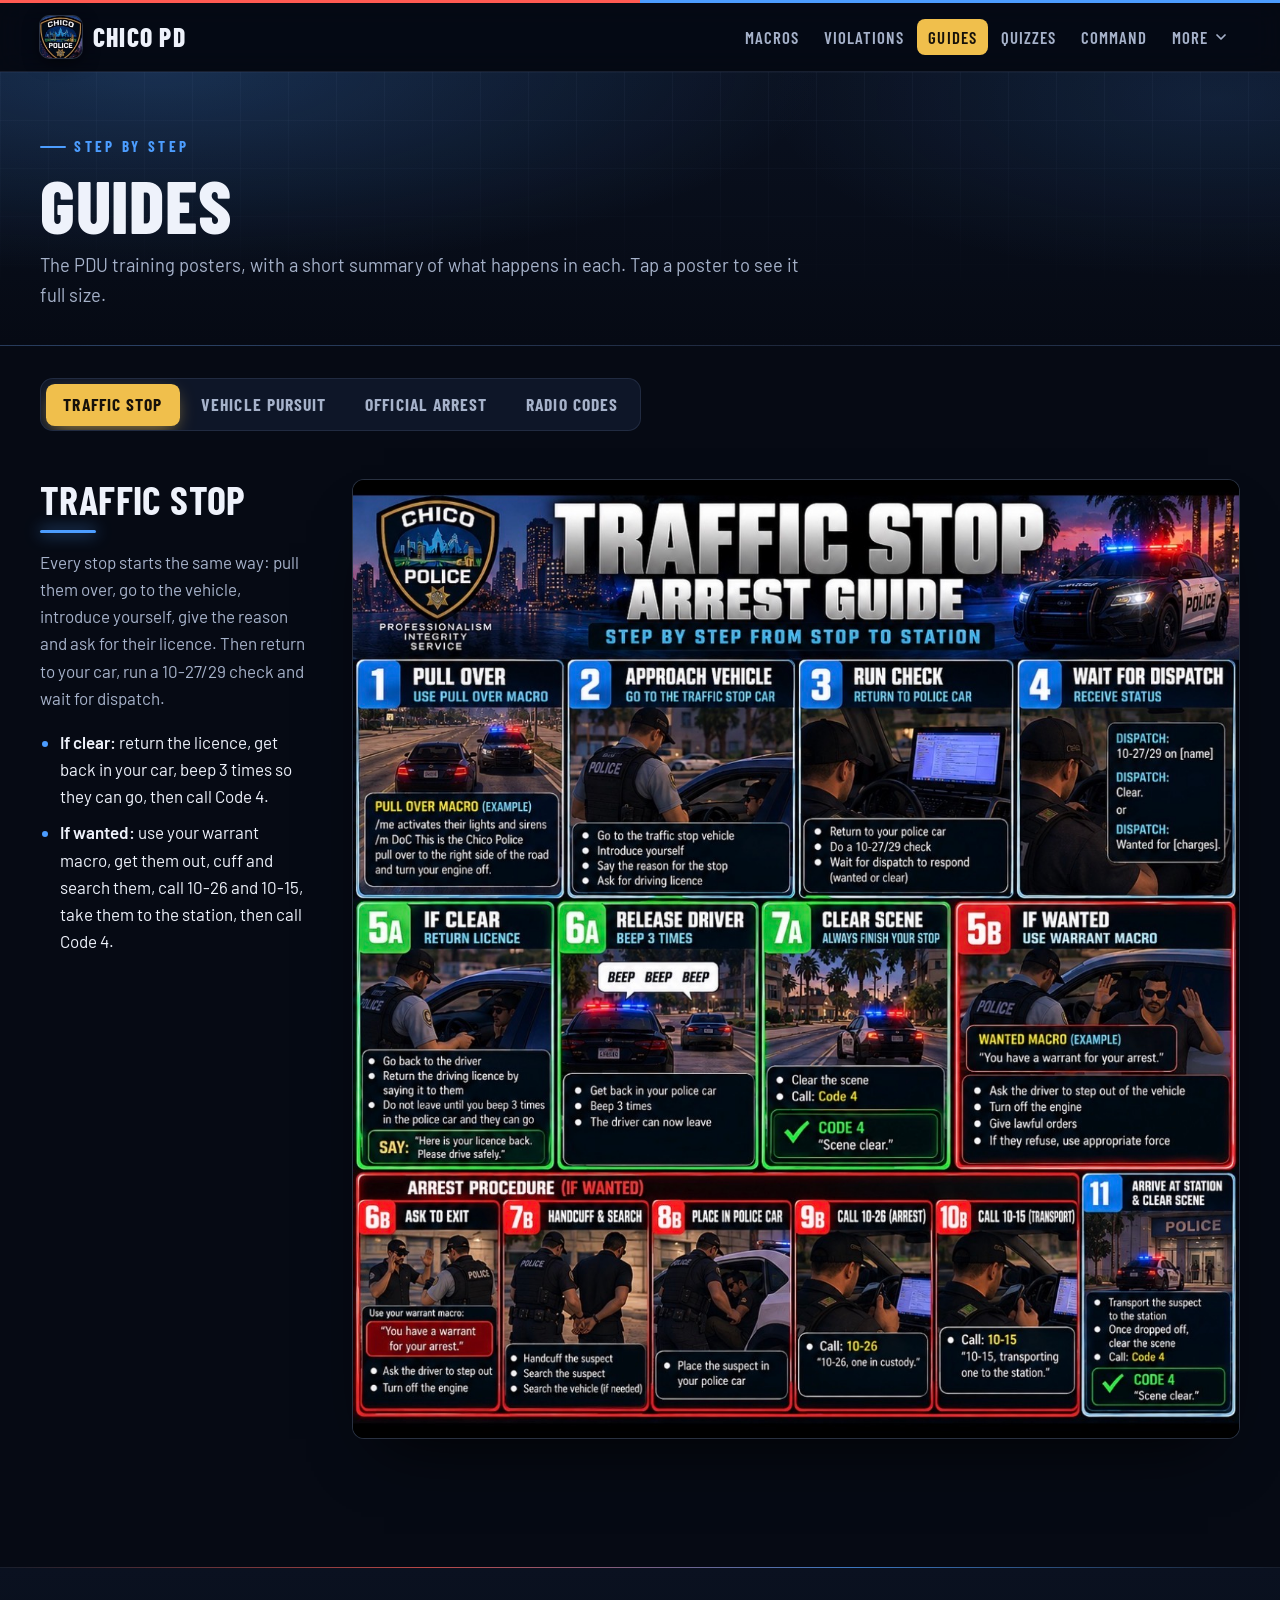
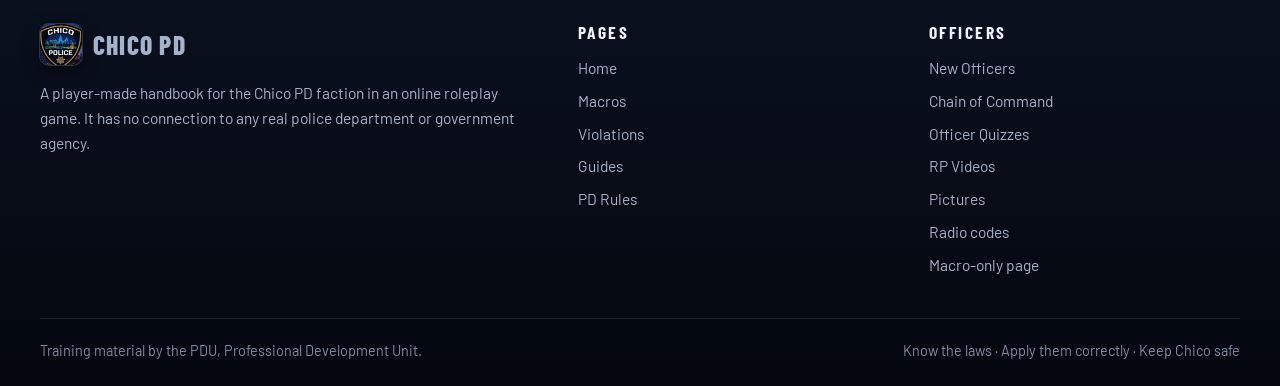
<file: guides.html>
<!doctype html>
<html lang="en">
<head>
<meta charset="utf-8">
<script>document.documentElement.className+=" js"</script>
<meta name="viewport" content="width=device-width,initial-scale=1,viewport-fit=cover">
<title>Guides | Chico PD</title>
<meta name="description" content="Chico PD training guides for traffic stops, vehicle pursuits, official arrests and radio codes.">
<meta name="theme-color" content="#070b16">
<link rel="icon" href="images/favicon.png">
<link rel="apple-touch-icon" href="images/apple-touch-icon.png">
<link rel="manifest" href="site.webmanifest">
<meta name="apple-mobile-web-app-title" content="Chico PD">
<meta name="format-detection" content="telephone=no">
<meta property="og:type" content="website">
<meta property="og:site_name" content="Chico PD">
<meta property="og:title" content="Guides | Chico PD">
<meta property="og:description" content="Chico PD training guides for traffic stops, vehicle pursuits, official arrests and radio codes.">
<meta property="og:url" content="https://chicopd123.github.io/guides.html">
<meta property="og:image" content="https://chicopd123.github.io/images/og.jpg">
<meta property="og:image:width" content="484">
<meta property="og:image:height" content="255">
<meta name="twitter:card" content="summary_large_image">
<link rel="preconnect" href="https://fonts.googleapis.com">
<link rel="preconnect" href="https://fonts.gstatic.com" crossorigin>
<link rel="stylesheet" href="https://fonts.googleapis.com/css2?family=Barlow+Condensed:wght@600;700;800&family=Barlow:wght@400;500;600&family=JetBrains+Mono:wght@500&display=swap">
<link rel="stylesheet" href="assets/style.css?v=202611250830">
</head>
<body>
<a class="skip" href="#main">Skip to content</a>
<header class="site-header">
  <div class="lightbar"></div>
  <div class="wrap header-row">
    <a class="brand" href="index.html"><img src="images/crops/badge.jpg" alt="" width="42" height="42">Chico PD</a>
    <button id="nav-toggle" type="button" aria-expanded="false" aria-controls="site-nav"><span class="burger" aria-hidden="true"></span>Menu</button>
    <nav id="site-nav" aria-label="Main"><a class="nav-home" href="index.html">Home</a><a href="macros.html">Macros</a><a href="violations.html">Violations</a><a href="guides.html" aria-current="page">Guides</a><a href="quiz.html">Quizzes</a><a href="command.html">Command</a><div class="nav-more"><button type="button" class="nav-more-btn" aria-expanded="false" aria-controls="nav-more-menu">More<svg viewBox="0 0 24 24" fill="none" stroke="currentColor" stroke-width="2.6" stroke-linecap="round" stroke-linejoin="round" aria-hidden="true"><path d="m6 9 6 6 6-6"/></svg></button><div class="nav-more-menu" id="nav-more-menu"><a href="new-officers.html">New Officers</a><a href="rules.html">PD Rules</a><a href="rp-videos.html">RP Videos</a><a href="gallery.html">Pictures</a></div></div></nav>
  </div>
</header>
<main id="main">
<div class="wrap page-head tone-blue"><p class="eyebrow">Step by step</p><h1>Guides</h1><p>The PDU training posters, with a short summary of what happens in each. Tap a poster to see it full size.</p></div>
<div class="wrap">
  <nav class="guide-tabs" aria-label="Guides">
    <a class="guide-tab" href="#traffic">Traffic Stop</a>
    <a class="guide-tab" href="#pursuit">Vehicle Pursuit</a>
    <a class="guide-tab" href="#arrest">Official Arrest</a>
    <a class="guide-tab" href="#radio">Radio Codes</a>
  </nav>
  <div class="guide" id="guide-traffic"><section class="info-block tone-blue"><div class="info-text"><h2>Traffic stop</h2><p>Every stop starts the same way: pull them over, go to the vehicle, introduce yourself, give the reason and ask for their licence. Then return to your car, run a 10-27/29 check and wait for dispatch.</p><ul><li><strong>If clear:</strong> return the licence, get back in your car, beep 3 times so they can go, then call Code 4.</li><li><strong>If wanted:</strong> use your warrant macro, get them out, cuff and search them, call 10-26 and 10-15, take them to the station, then call Code 4.</li></ul></div><a class="poster-big" href="images/traffic-stop-guide.jpg" data-poster="g1" data-title="Traffic Stop &amp; Arrest Guide" data-alt="Step by step guide from a traffic stop to the station."><img src="images/traffic-stop-guide.jpg" width="1206" height="1303" alt="Traffic Stop &amp; Arrest Guide poster. Step by step guide from a traffic stop to the station." loading="lazy"></a></section></div>
  <div class="guide" id="guide-pursuit" hidden><section class="info-block tone-cyan"><div class="info-text"><h2>Vehicle pursuit</h2><p>A pursuit starts with a 10-57 (hit and run) and becomes a 10-80 when the vehicle flees. Keep dispatch updated on location, speed and direction, and keep a safe distance.</p><ul><li>Call 10-13, 10-32s or 10-60 if things escalate.</li><li>Only PIT when it is safe and authorised.</li><li>Once stopped, order everyone out, cuff and search them, run their checks, call 10-26 and 10-15, then Code 4.</li></ul></div><a class="poster-big" href="images/vehicle-pursuit-guide.jpg" data-poster="g2" data-title="Vehicle Pursuit Guide" data-alt="Step by step guide from a 10-57 to a 10-80, with the key pursuit codes."><img src="images/vehicle-pursuit-guide.jpg" width="1206" height="1287" alt="Vehicle Pursuit Guide poster. Step by step guide from a 10-57 to a 10-80, with the key pursuit codes." loading="lazy"></a></section></div>
  <div class="guide" id="guide-arrest" hidden><section class="info-block tone-purple"><div class="info-text"><h2>Official arrest</h2><p>There are 14 steps from meeting the person to putting them in jail:</p><ul><li><strong>Steps 1-3:</strong> introduce yourself, explain the arrest by voice and read their rights.</li><li><strong>Steps 4-7:</strong> go to the interview room, pat them down and ask for State ID. For the opposite gender, request an officer with a 10-63.</li><li><strong>Step 8:</strong> give the correct violations and record them.</li><li><strong>Steps 9-14:</strong> booking, fingerprints, mug shot and jumpsuit, then take them to the cells and jail them.</li></ul></div><a class="poster-big" href="images/official-arrest-guide.jpg" data-poster="g3" data-title="How to Make an Official Arrest" data-alt="The 14 steps of an official arrest with the macro for each."><img src="images/official-arrest-guide.jpg" width="1206" height="1819" alt="How to Make an Official Arrest poster. The 14 steps of an official arrest with the macro for each." loading="lazy"></a></section></div>
  <div class="guide" id="guide-radio" hidden><section class="info-block tone-cyan"><div class="info-text"><h2>Radio codes</h2><p>All department radio goes through /flobby. 10-codes tell everyone your status or what you need, and Code-0, 2, 3 and 4 cover logged-out suspects, driving response and clearing a scene.</p><p>The poster says when to use each one. To copy them, go to the <a href='macros.html#radio'>radio macros</a>.</p></div><a class="poster-big" href="images/radio-codes.jpg" data-poster="g4" data-title="/flobby Radio Codes" data-alt="Table of every /flobby radio code, its meaning and when to use it."><img src="images/radio-codes.jpg" width="1206" height="1844" alt="/flobby Radio Codes poster. Table of every /flobby radio code, its meaning and when to use it." loading="lazy"></a></section></div>
</div>

</main>
<footer class="site-footer">
  <div class="wrap footer-grid">
    <div class="footer-brand">
      <a class="brand" href="index.html"><img src="images/crops/badge.jpg" alt="" width="42" height="42">Chico PD</a>
      <p>A player-made handbook for the Chico PD faction in an online roleplay game. It has no connection to any real police department or government agency.</p>
    </div>
    <nav aria-label="Footer">
      <h2>Pages</h2>
      <ul><li><a href="index.html">Home</a></li><li><a href="macros.html">Macros</a></li><li><a href="violations.html">Violations</a></li><li><a href="guides.html">Guides</a></li><li><a href="rules.html">PD Rules</a></li></ul>
    </nav>
    <div>
      <h2>Officers</h2>
      <ul><li><a href="new-officers.html">New Officers</a></li><li><a href="command.html">Chain of Command</a></li><li><a href="quiz.html">Officer Quizzes</a></li><li><a href="rp-videos.html">RP Videos</a></li><li><a href="gallery.html">Pictures</a></li><li><a href="macros.html#radio">Radio codes</a></li><li><a href="https://candid-cocada-e17edb.netlify.app" rel="noopener">Macro-only page</a></li></ul>
    </div>
  </div>
  <div class="wrap footer-base"><span>Training material by the PDU, Professional Development Unit.</span><span>Know the laws &middot; Apply them correctly &middot; Keep Chico safe</span></div>
</footer>

<dialog id="viewer" aria-labelledby="viewer-title">
  <div class="viewer-bar">
    <h2 id="viewer-title"></h2>
    <span id="viewer-pos"></span>
    <button class="vbtn" id="viewer-prev" type="button" aria-label="Previous picture">&larr;</button>
    <button class="vbtn" id="viewer-next" type="button" aria-label="Next picture">&rarr;</button>
    <a class="vbtn" id="viewer-save" download>Download</a>
    <button class="vbtn" id="viewer-close" type="button">Close</button>
  </div>
  <div class="viewer-scroll"><img id="viewer-img" alt=""></div>
</dialog>

<script src="assets/site.js?v=202611250830"></script>
</body>
</html>
</file>
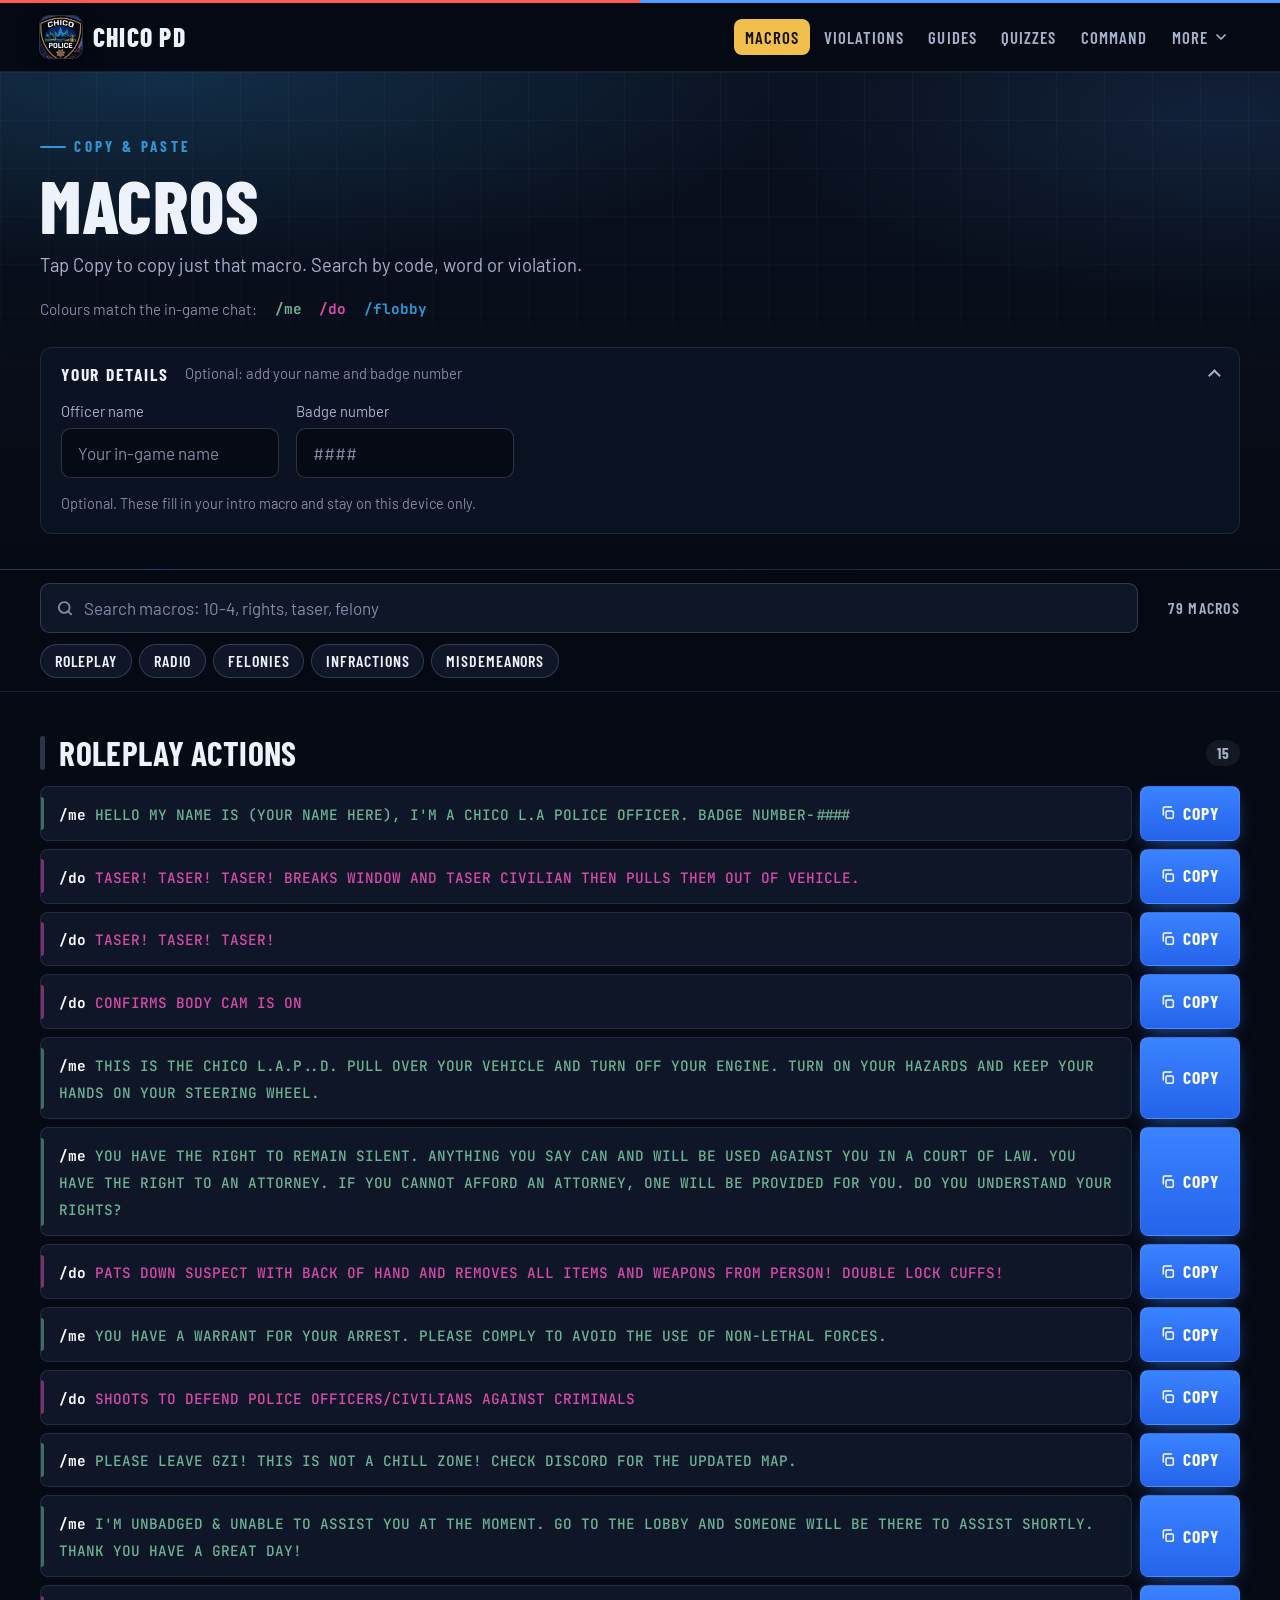
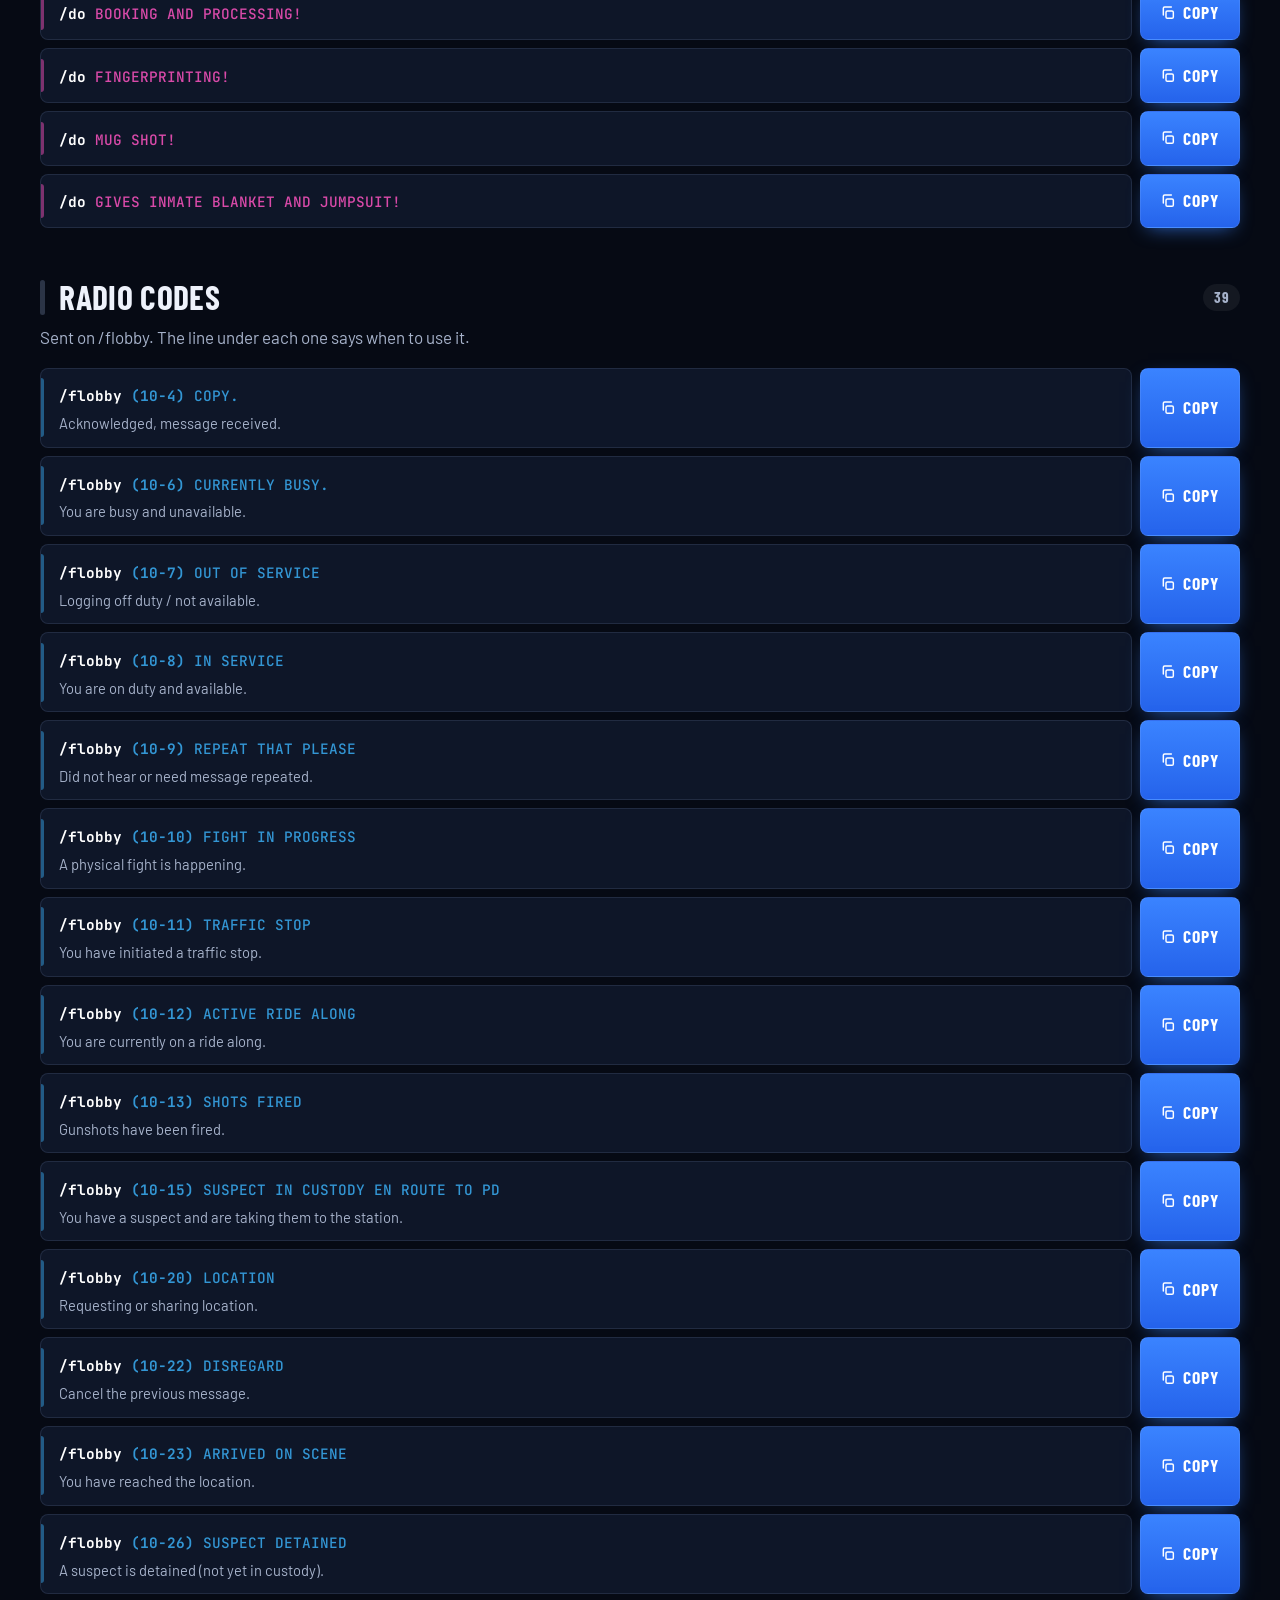
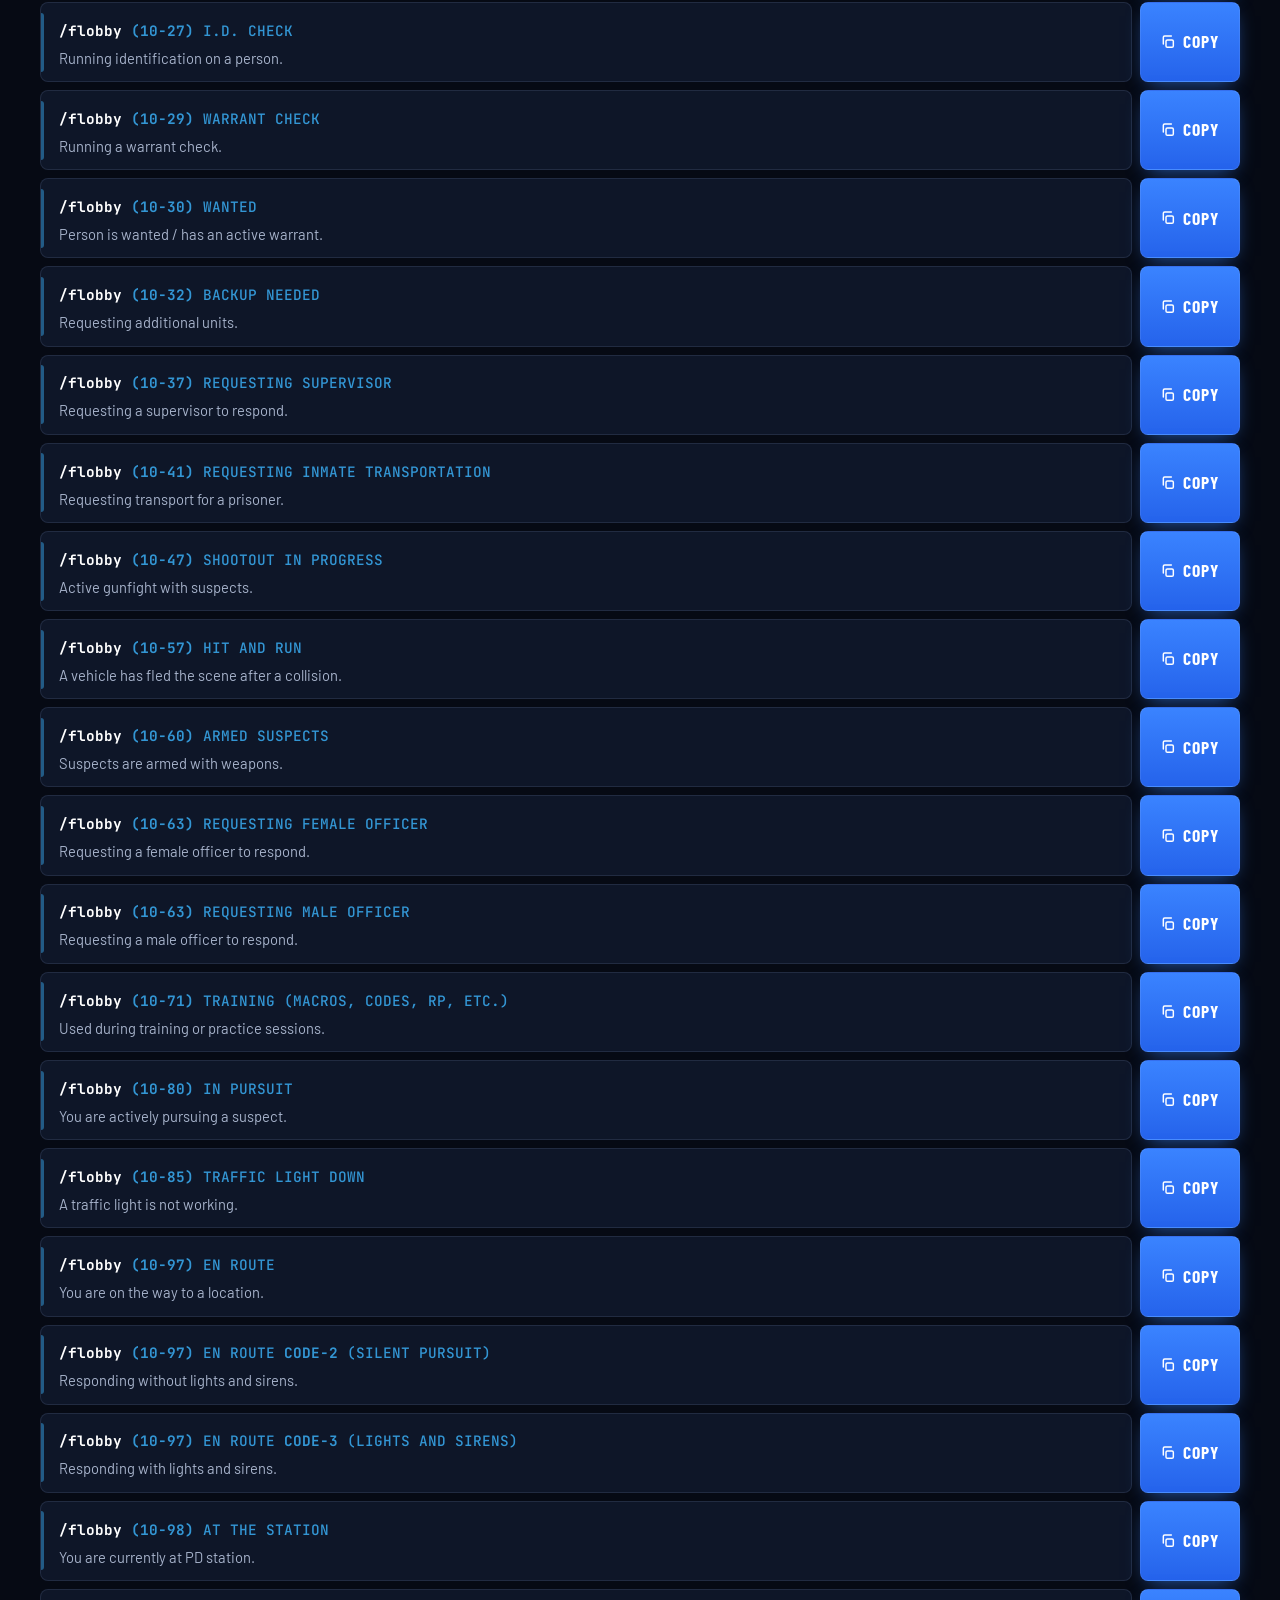
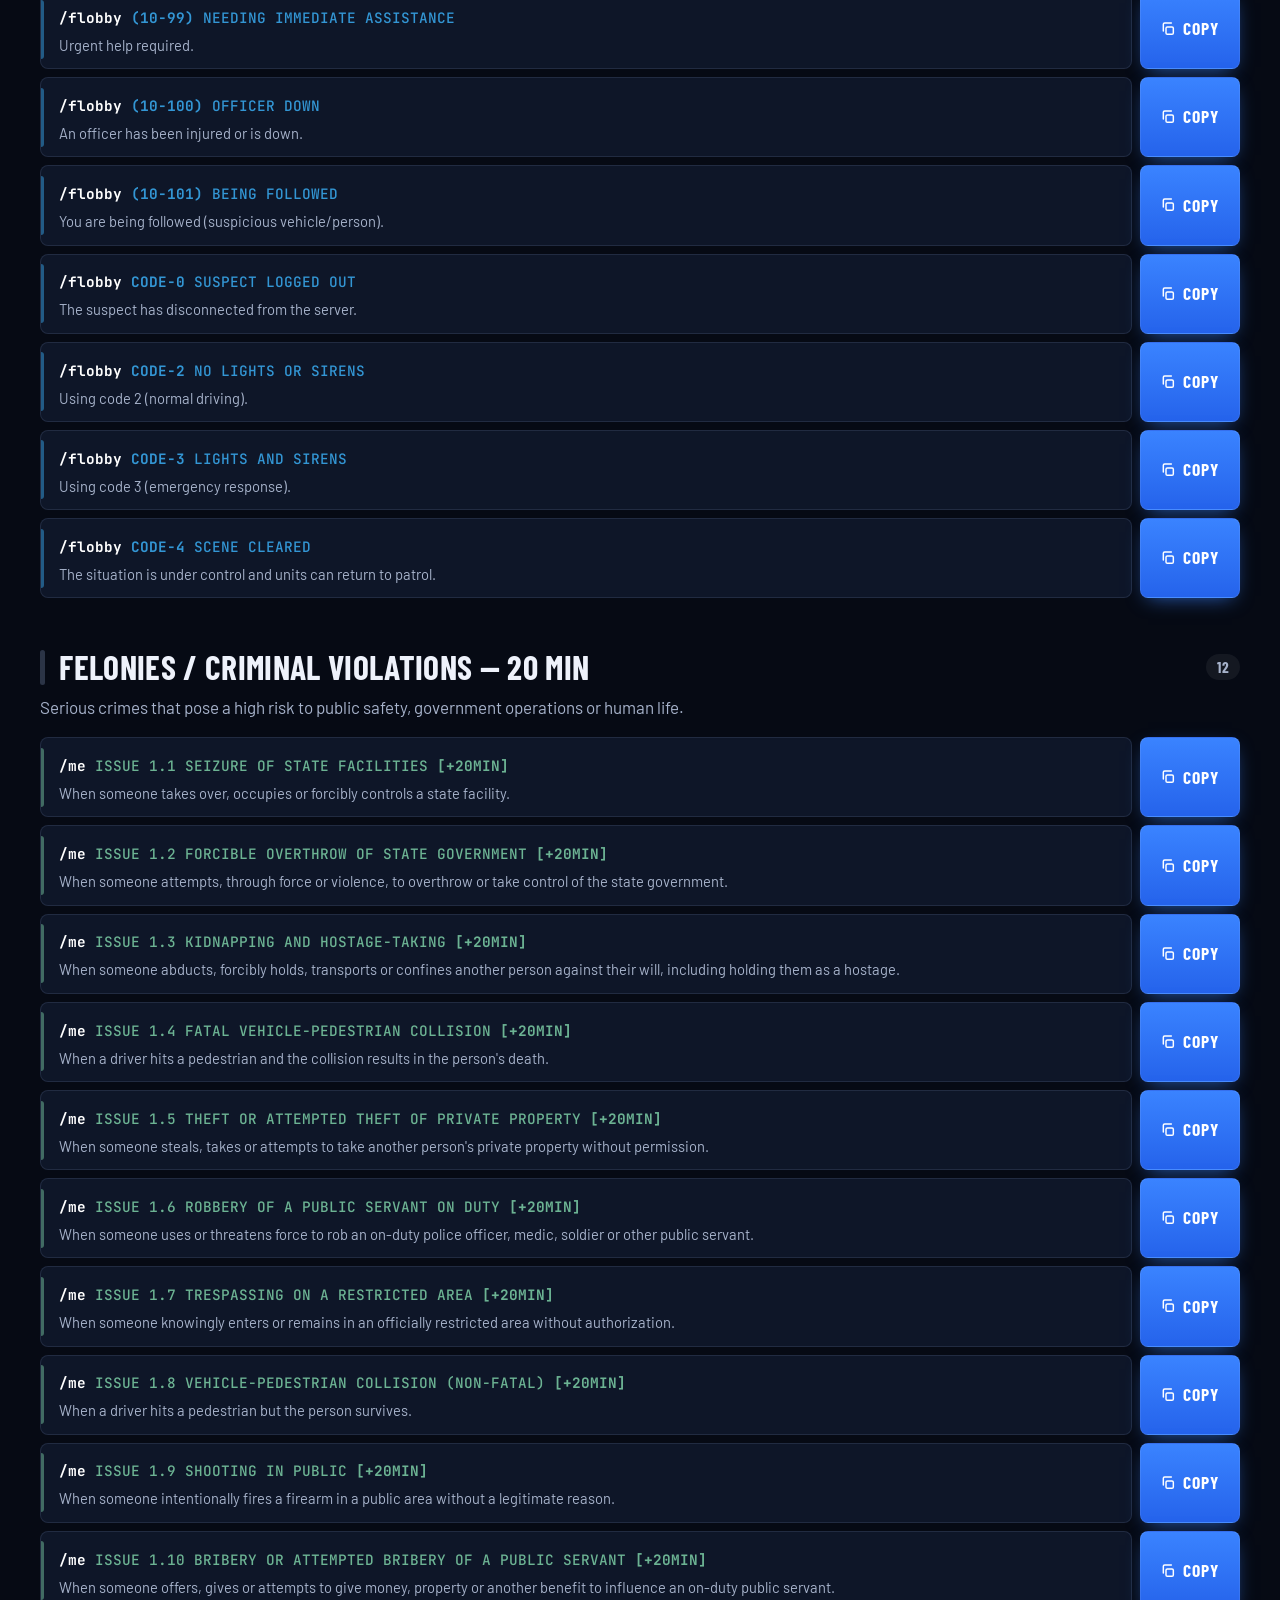
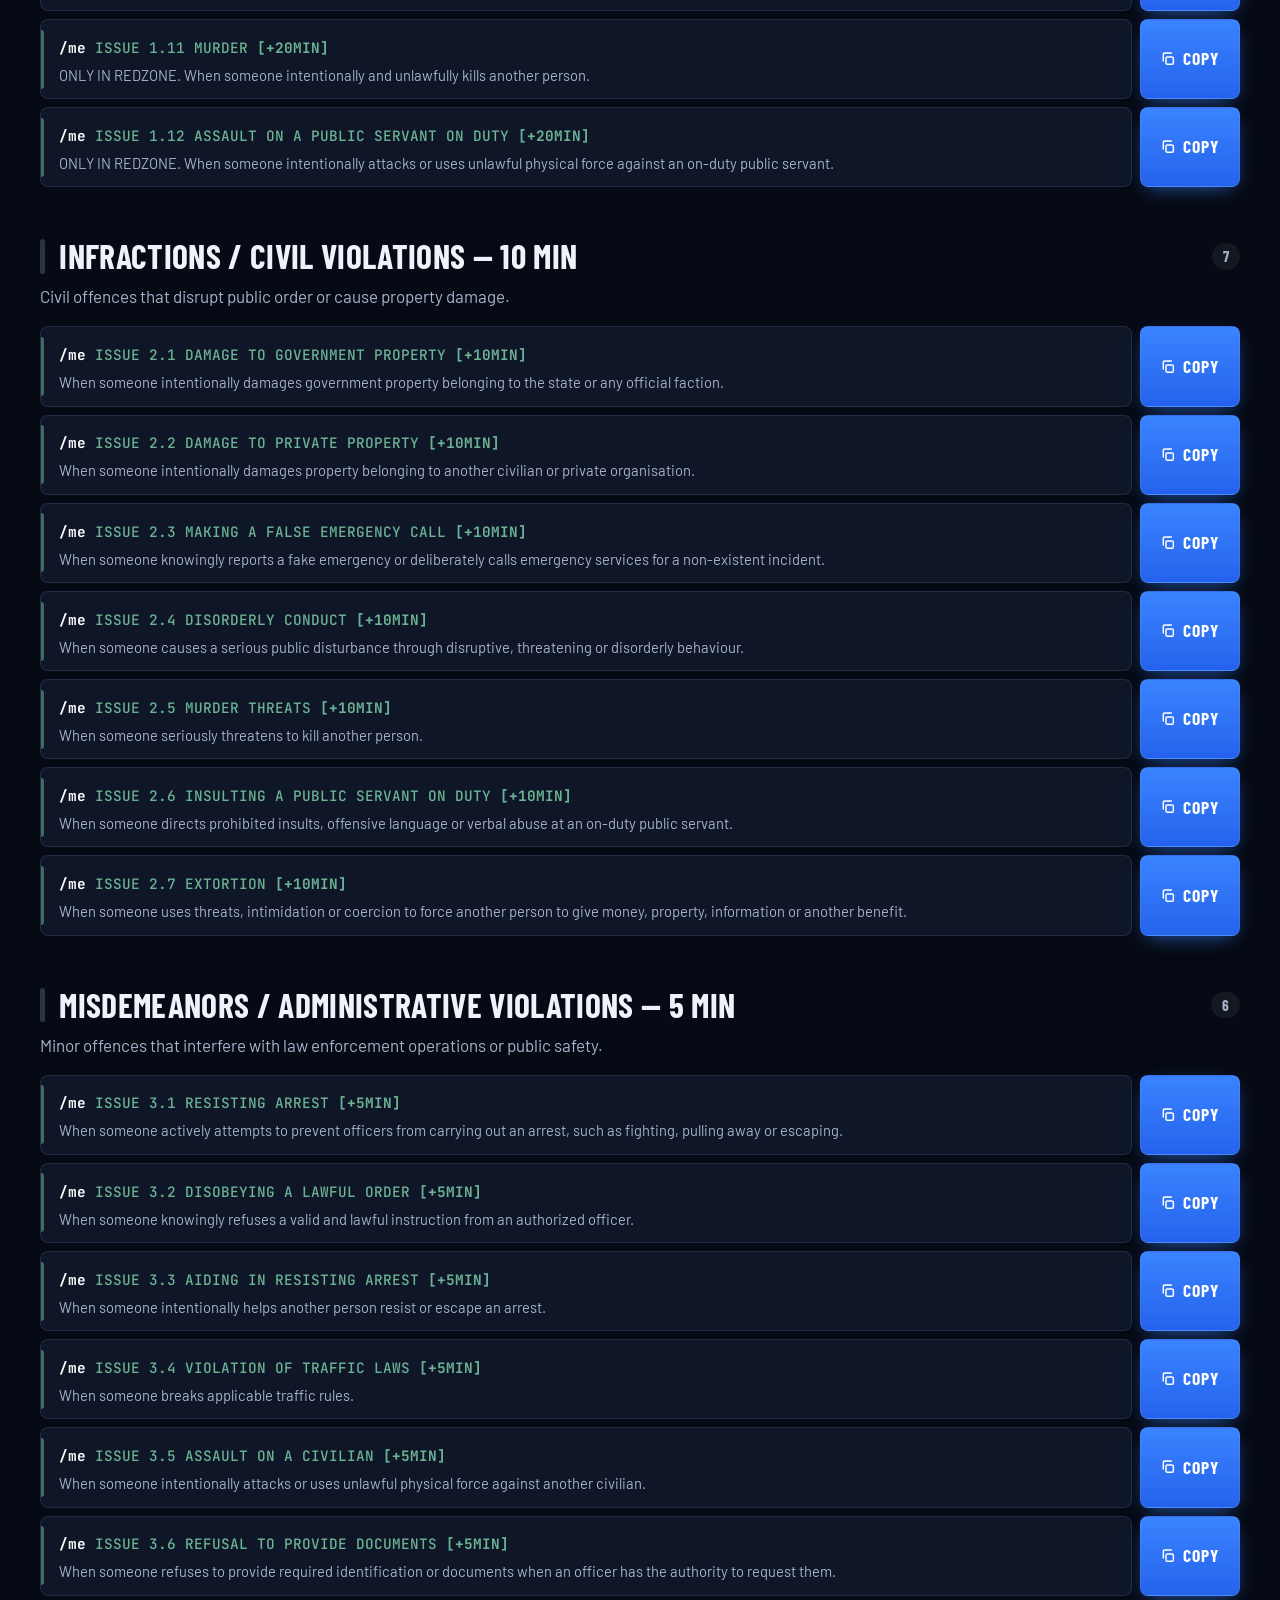
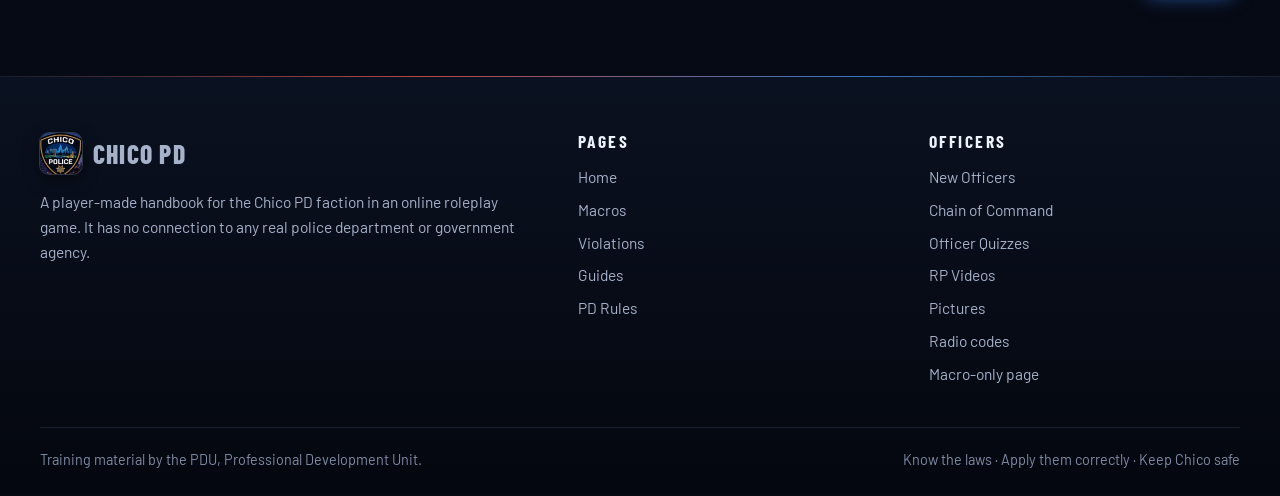
<file: macros.html>
<!doctype html>
<html lang="en">
<head>
<meta charset="utf-8">
<script>document.documentElement.className+=" js"</script>
<meta name="viewport" content="width=device-width,initial-scale=1,viewport-fit=cover">
<title>Macros | Chico PD</title>
<meta name="description" content="Every Chico PD macro with one-tap copy: roleplay actions, radio codes and violations.">
<meta name="theme-color" content="#070b16">
<link rel="icon" href="images/favicon.png">
<link rel="apple-touch-icon" href="images/apple-touch-icon.png">
<link rel="manifest" href="site.webmanifest">
<meta name="apple-mobile-web-app-title" content="Chico PD">
<meta name="format-detection" content="telephone=no">
<meta property="og:type" content="website">
<meta property="og:site_name" content="Chico PD">
<meta property="og:title" content="Macros | Chico PD">
<meta property="og:description" content="Every Chico PD macro with one-tap copy: roleplay actions, radio codes and violations.">
<meta property="og:url" content="https://chicopd123.github.io/macros.html">
<meta property="og:image" content="https://chicopd123.github.io/images/og.jpg">
<meta property="og:image:width" content="484">
<meta property="og:image:height" content="255">
<meta name="twitter:card" content="summary_large_image">
<link rel="preconnect" href="https://fonts.googleapis.com">
<link rel="preconnect" href="https://fonts.gstatic.com" crossorigin>
<link rel="stylesheet" href="https://fonts.googleapis.com/css2?family=Barlow+Condensed:wght@600;700;800&family=Barlow:wght@400;500;600&family=JetBrains+Mono:wght@500&display=swap">
<link rel="stylesheet" href="assets/style.css?v=202611250830">
</head>
<body>
<a class="skip" href="#main">Skip to content</a>
<header class="site-header">
  <div class="lightbar"></div>
  <div class="wrap header-row">
    <a class="brand" href="index.html"><img src="images/crops/badge.jpg" alt="" width="42" height="42">Chico PD</a>
    <button id="nav-toggle" type="button" aria-expanded="false" aria-controls="site-nav"><span class="burger" aria-hidden="true"></span>Menu</button>
    <nav id="site-nav" aria-label="Main"><a class="nav-home" href="index.html">Home</a><a href="macros.html" aria-current="page">Macros</a><a href="violations.html">Violations</a><a href="guides.html">Guides</a><a href="quiz.html">Quizzes</a><a href="command.html">Command</a><div class="nav-more"><button type="button" class="nav-more-btn" aria-expanded="false" aria-controls="nav-more-menu">More<svg viewBox="0 0 24 24" fill="none" stroke="currentColor" stroke-width="2.6" stroke-linecap="round" stroke-linejoin="round" aria-hidden="true"><path d="m6 9 6 6 6-6"/></svg></button><div class="nav-more-menu" id="nav-more-menu"><a href="new-officers.html">New Officers</a><a href="rules.html">PD Rules</a><a href="rp-videos.html">RP Videos</a><a href="gallery.html">Pictures</a></div></div></nav>
  </div>
</header>
<main id="main">

<div class="wrap page-head tone-flobby"><p class="eyebrow">Copy &amp; paste</p>
  <h1>Macros</h1>
  <p>Tap Copy to copy just that macro. Search by code, word or violation.</p>
  <p class="chat-key">Colours match the in-game chat: <code class="chat-me">/me</code> <code class="chat-do">/do</code> <code class="chat-flobby">/flobby</code></p>
  <details class="details-wrap" id="details-box"><summary><span class="details-title">Your details</span><span class="details-sum" id="details-sum">Optional: add your name and badge number</span></summary><fieldset class="details"><legend class="sr-only">Your details</legend>
    <label>Officer name <input id="officer-name" type="text" autocomplete="off" placeholder="Your in-game name"></label>
    <label>Badge number <input id="officer-badge" type="text" autocomplete="off" inputmode="numeric" placeholder="####"></label>
    <p class="hint">Optional. These fill in your intro macro and stay on this device only.</p>
  </fieldset></details>
</div>
<div class="wrap"><aside class="new-banner" id="new-banner" hidden aria-label="New officer steps">
  <span class="new-banner-step">Step 1 of 4</span>
  <div><h2>Welcome, new officer</h2><p>Copy every macro below into the game, then get them verified by a vested officer or above. When you're done, learn what you need to do next.</p></div>
  <a class="btn" href="new-officers.html">Next: what to do <span class="arrow" aria-hidden="true">&rarr;</span></a>
</aside></div>

<div class="toolbar">
  <div class="wrap">
    <div class="toolbar-row">
      <label class="sr-only" for="search">Search macros</label>
      <input id="search" type="search" placeholder="Search macros: 10-4, rights, taser, felony">
      <span id="result-count"></span>
    </div>
    <nav class="chips" aria-label="Macro categories">
      <a class="chip tone-gold" href="#roleplay">Roleplay</a>
      <a class="chip tone-cyan" href="#radio">Radio</a>
      <a class="chip tone-red" href="#felonies">Felonies</a>
      <a class="chip tone-blue" href="#infractions">Infractions</a>
      <a class="chip tone-green" href="#misdemeanors">Misdemeanors</a>
    </nav>
  </div>
</div>
<div class="wrap">
  <div id="macro-list"></div>
  <p class="no-results" id="no-results" hidden>No macros match that search.</p>
</div>

</main>
<footer class="site-footer">
  <div class="wrap footer-grid">
    <div class="footer-brand">
      <a class="brand" href="index.html"><img src="images/crops/badge.jpg" alt="" width="42" height="42">Chico PD</a>
      <p>A player-made handbook for the Chico PD faction in an online roleplay game. It has no connection to any real police department or government agency.</p>
    </div>
    <nav aria-label="Footer">
      <h2>Pages</h2>
      <ul><li><a href="index.html">Home</a></li><li><a href="macros.html">Macros</a></li><li><a href="violations.html">Violations</a></li><li><a href="guides.html">Guides</a></li><li><a href="rules.html">PD Rules</a></li></ul>
    </nav>
    <div>
      <h2>Officers</h2>
      <ul><li><a href="new-officers.html">New Officers</a></li><li><a href="command.html">Chain of Command</a></li><li><a href="quiz.html">Officer Quizzes</a></li><li><a href="rp-videos.html">RP Videos</a></li><li><a href="gallery.html">Pictures</a></li><li><a href="macros.html#radio">Radio codes</a></li><li><a href="https://candid-cocada-e17edb.netlify.app" rel="noopener">Macro-only page</a></li></ul>
    </div>
  </div>
  <div class="wrap footer-base"><span>Training material by the PDU, Professional Development Unit.</span><span>Know the laws &middot; Apply them correctly &middot; Keep Chico safe</span></div>
</footer>
<div id="copy-status" class="sr-only" aria-live="polite"></div>
<dialog id="manual-copy" aria-labelledby="manual-title">
  <h2 id="manual-title">Copy it manually</h2>
  <p>Your browser blocked automatic copying. Press and hold the text below, then choose Copy.</p>
  <textarea id="manual-text" readonly></textarea>
  <button class="btn" id="manual-close" type="button">Done</button>
</dialog>
<dialog id="viewer" aria-labelledby="viewer-title">
  <div class="viewer-bar">
    <h2 id="viewer-title"></h2>
    <span id="viewer-pos"></span>
    <button class="vbtn" id="viewer-prev" type="button" aria-label="Previous picture">&larr;</button>
    <button class="vbtn" id="viewer-next" type="button" aria-label="Next picture">&rarr;</button>
    <a class="vbtn" id="viewer-save" download>Download</a>
    <button class="vbtn" id="viewer-close" type="button">Close</button>
  </div>
  <div class="viewer-scroll"><img id="viewer-img" alt=""></div>
</dialog>
<script src="assets/data.js?v=202611250830"></script>
<script>if(/[?&]new=1/.test(location.search)){var nb=document.getElementById("new-banner");if(nb)nb.hidden=false;}</script>
<script src="assets/site.js?v=202611250830"></script>
</body>
</html>
</file>
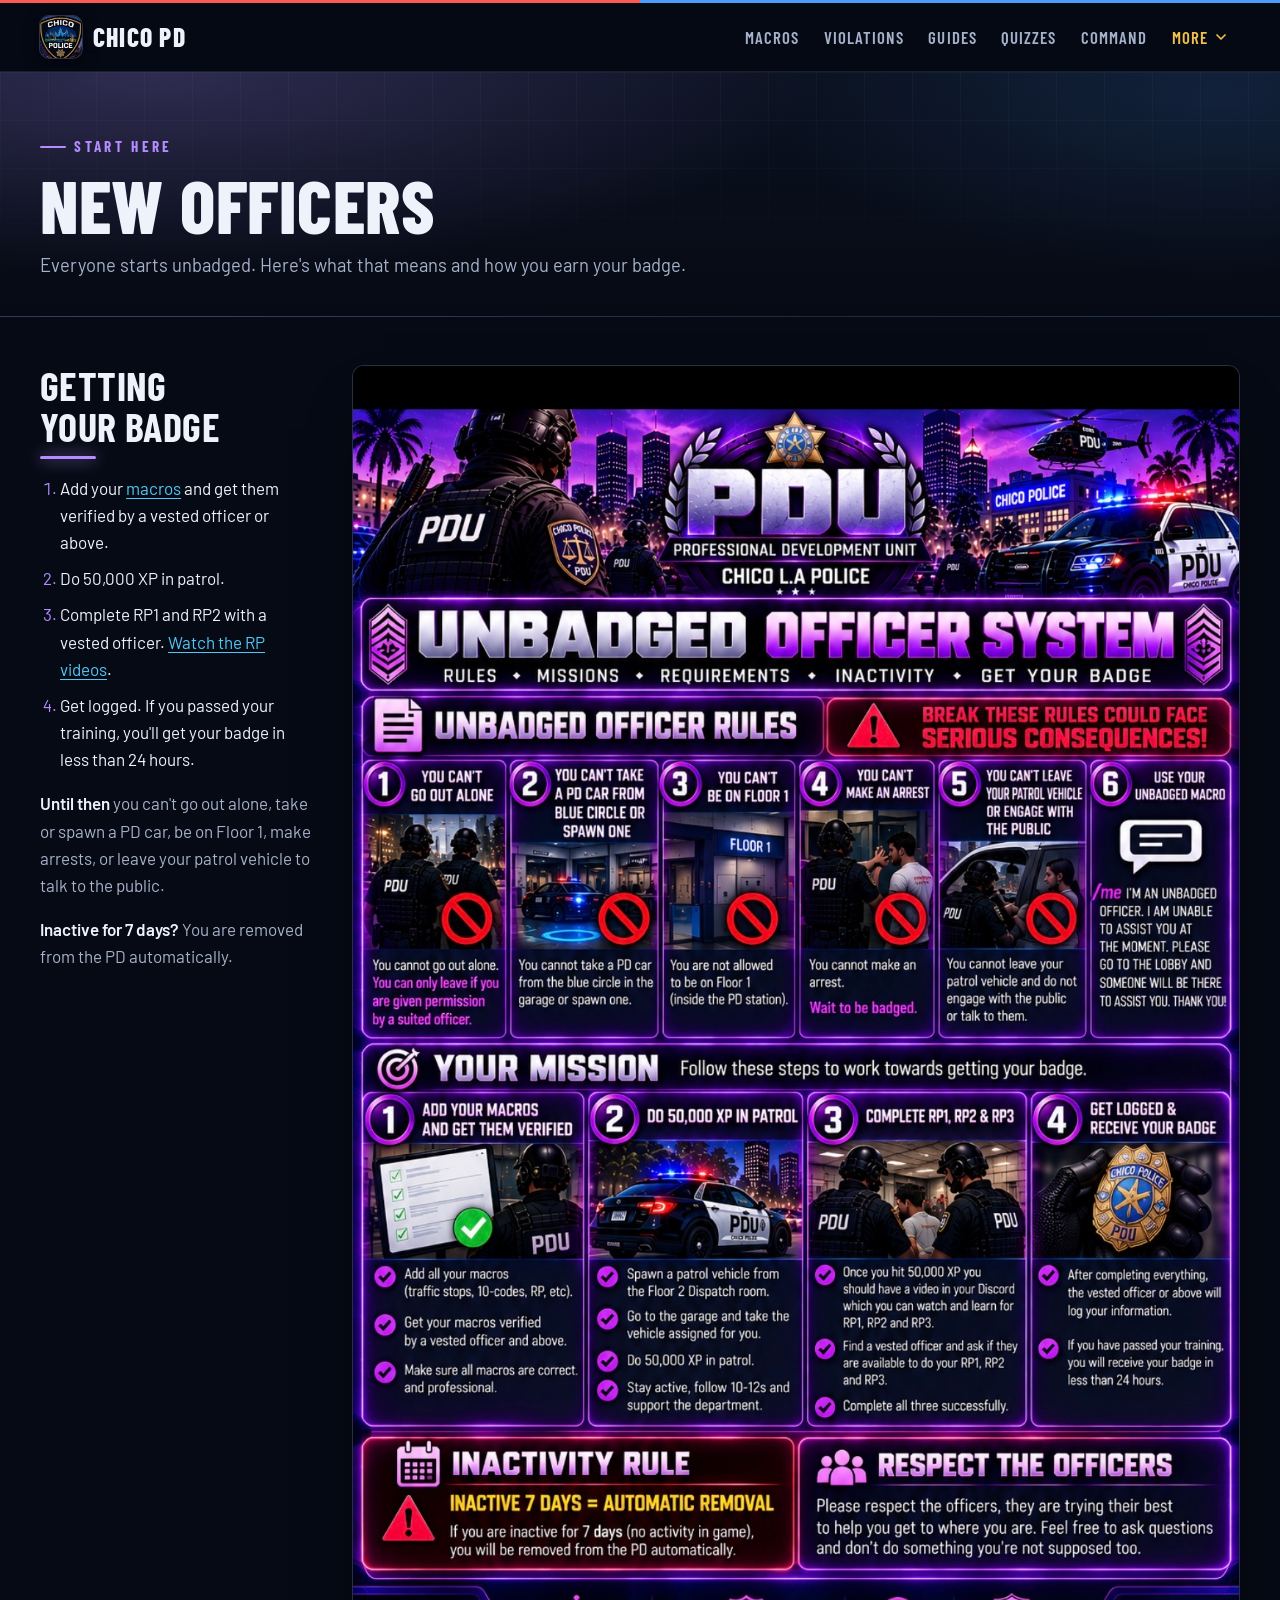
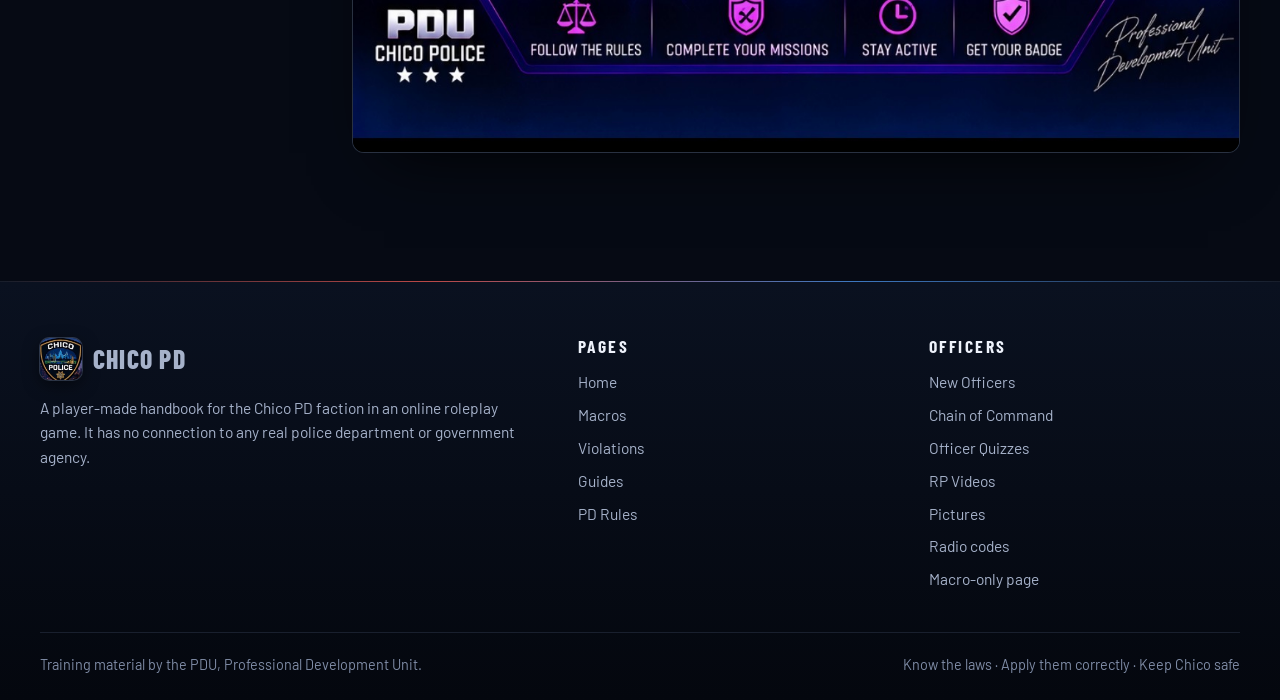
<file: new-officers.html>
<!doctype html>
<html lang="en">
<head>
<meta charset="utf-8">
<script>document.documentElement.className+=" js"</script>
<meta name="viewport" content="width=device-width,initial-scale=1,viewport-fit=cover">
<title>New Officers | Chico PD</title>
<meta name="description" content="How to go from unbadged to badged at Chico PD.">
<meta name="theme-color" content="#070b16">
<link rel="icon" href="images/favicon.png">
<link rel="apple-touch-icon" href="images/apple-touch-icon.png">
<link rel="manifest" href="site.webmanifest">
<meta name="apple-mobile-web-app-title" content="Chico PD">
<meta name="format-detection" content="telephone=no">
<meta property="og:type" content="website">
<meta property="og:site_name" content="Chico PD">
<meta property="og:title" content="New Officers | Chico PD">
<meta property="og:description" content="How to go from unbadged to badged at Chico PD.">
<meta property="og:url" content="https://chicopd123.github.io/new-officers.html">
<meta property="og:image" content="https://chicopd123.github.io/images/og.jpg">
<meta property="og:image:width" content="484">
<meta property="og:image:height" content="255">
<meta name="twitter:card" content="summary_large_image">
<link rel="preconnect" href="https://fonts.googleapis.com">
<link rel="preconnect" href="https://fonts.gstatic.com" crossorigin>
<link rel="stylesheet" href="https://fonts.googleapis.com/css2?family=Barlow+Condensed:wght@600;700;800&family=Barlow:wght@400;500;600&family=JetBrains+Mono:wght@500&display=swap">
<link rel="stylesheet" href="assets/style.css?v=202611250830">
</head>
<body>
<a class="skip" href="#main">Skip to content</a>
<header class="site-header">
  <div class="lightbar"></div>
  <div class="wrap header-row">
    <a class="brand" href="index.html"><img src="images/crops/badge.jpg" alt="" width="42" height="42">Chico PD</a>
    <button id="nav-toggle" type="button" aria-expanded="false" aria-controls="site-nav"><span class="burger" aria-hidden="true"></span>Menu</button>
    <nav id="site-nav" aria-label="Main"><a class="nav-home" href="index.html">Home</a><a href="macros.html">Macros</a><a href="violations.html">Violations</a><a href="guides.html">Guides</a><a href="quiz.html">Quizzes</a><a href="command.html">Command</a><div class="nav-more is-current"><button type="button" class="nav-more-btn" aria-expanded="false" aria-controls="nav-more-menu">More<svg viewBox="0 0 24 24" fill="none" stroke="currentColor" stroke-width="2.6" stroke-linecap="round" stroke-linejoin="round" aria-hidden="true"><path d="m6 9 6 6 6-6"/></svg></button><div class="nav-more-menu" id="nav-more-menu"><a href="new-officers.html" aria-current="page">New Officers</a><a href="rules.html">PD Rules</a><a href="rp-videos.html">RP Videos</a><a href="gallery.html">Pictures</a></div></div></nav>
  </div>
</header>
<main id="main">
<div class="wrap page-head tone-purple"><p class="eyebrow">Start here</p><h1>New Officers</h1><p>Everyone starts unbadged. Here's what that means and how you earn your badge.</p></div><div class="wrap"><section class="info-block tone-purple"><div class="info-text"><h2>Getting your badge</h2><ol class='plain-steps'><li>Add your <a href='macros.html'>macros</a> and get them verified by a vested officer or above.</li><li>Do 50,000 XP in patrol.</li><li>Complete RP1 and RP2 with a vested officer. <a href="rp-videos.html">Watch the RP videos</a>.</li><li>Get logged. If you passed your training, you'll get your badge in less than 24 hours.</li></ol><p><strong>Until then</strong> you can't go out alone, take or spawn a PD car, be on Floor 1, make arrests, or leave your patrol vehicle to talk to the public.</p><p><strong>Inactive for 7 days?</strong> You are removed from the PD automatically.</p></div><a class="poster-big" href="images/unbadged-officer-system.jpg" data-poster="unbadged-officer-system" data-title="Unbadged Officer System" data-alt="Rules, missions, requirements and the inactivity rule for unbadged officers."><img src="images/unbadged-officer-system.jpg" width="1206" height="1887" alt="Unbadged Officer System poster. Rules, missions, requirements and the inactivity rule for unbadged officers." loading="lazy"></a></section>

</div>
</main>
<footer class="site-footer">
  <div class="wrap footer-grid">
    <div class="footer-brand">
      <a class="brand" href="index.html"><img src="images/crops/badge.jpg" alt="" width="42" height="42">Chico PD</a>
      <p>A player-made handbook for the Chico PD faction in an online roleplay game. It has no connection to any real police department or government agency.</p>
    </div>
    <nav aria-label="Footer">
      <h2>Pages</h2>
      <ul><li><a href="index.html">Home</a></li><li><a href="macros.html">Macros</a></li><li><a href="violations.html">Violations</a></li><li><a href="guides.html">Guides</a></li><li><a href="rules.html">PD Rules</a></li></ul>
    </nav>
    <div>
      <h2>Officers</h2>
      <ul><li><a href="new-officers.html">New Officers</a></li><li><a href="command.html">Chain of Command</a></li><li><a href="quiz.html">Officer Quizzes</a></li><li><a href="rp-videos.html">RP Videos</a></li><li><a href="gallery.html">Pictures</a></li><li><a href="macros.html#radio">Radio codes</a></li><li><a href="https://candid-cocada-e17edb.netlify.app" rel="noopener">Macro-only page</a></li></ul>
    </div>
  </div>
  <div class="wrap footer-base"><span>Training material by the PDU, Professional Development Unit.</span><span>Know the laws &middot; Apply them correctly &middot; Keep Chico safe</span></div>
</footer>

<dialog id="viewer" aria-labelledby="viewer-title">
  <div class="viewer-bar">
    <h2 id="viewer-title"></h2>
    <span id="viewer-pos"></span>
    <button class="vbtn" id="viewer-prev" type="button" aria-label="Previous picture">&larr;</button>
    <button class="vbtn" id="viewer-next" type="button" aria-label="Next picture">&rarr;</button>
    <a class="vbtn" id="viewer-save" download>Download</a>
    <button class="vbtn" id="viewer-close" type="button">Close</button>
  </div>
  <div class="viewer-scroll"><img id="viewer-img" alt=""></div>
</dialog>

<script src="assets/site.js?v=202611250830"></script>
</body>
</html>
</file>
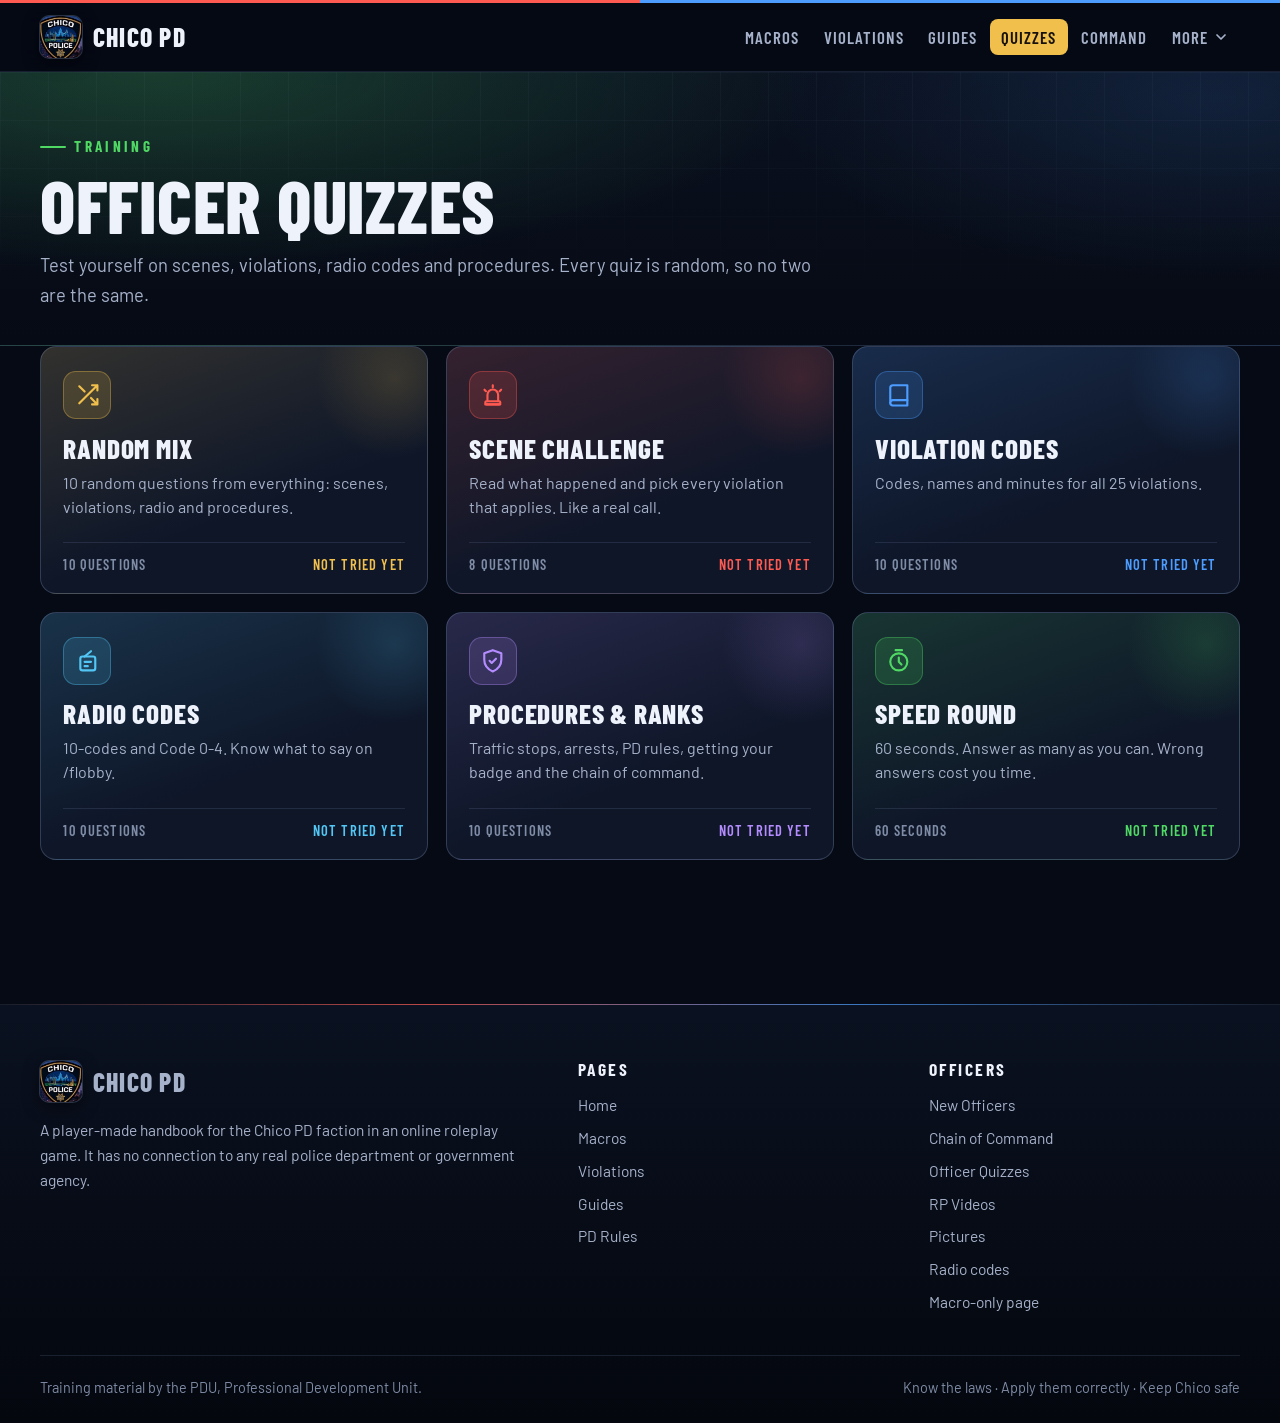
<file: quiz.html>
<!doctype html>
<html lang="en">
<head>
<meta charset="utf-8">
<script>document.documentElement.className+=" js"</script>
<meta name="viewport" content="width=device-width,initial-scale=1,viewport-fit=cover">
<title>Officer Quizzes · Chico PD</title>
<meta name="description" content="Random quizzes for Chico PD officers: scenes, violations, radio codes, procedures and ranks.">
<meta name="theme-color" content="#070b16">
<link rel="icon" href="images/favicon.png">
<link rel="apple-touch-icon" href="images/apple-touch-icon.png">
<link rel="manifest" href="site.webmanifest">
<meta name="apple-mobile-web-app-title" content="Chico PD">
<meta name="format-detection" content="telephone=no">
<meta property="og:type" content="website">
<meta property="og:site_name" content="Chico PD">
<meta property="og:title" content="Officer Quizzes · Chico PD">
<meta property="og:description" content="Random quizzes for Chico PD officers: scenes, violations, radio codes, procedures and ranks.">
<meta property="og:url" content="https://chicopd123.github.io/quiz.html">
<meta property="og:image" content="https://chicopd123.github.io/images/og.jpg">
<meta property="og:image:width" content="484">
<meta property="og:image:height" content="255">
<meta name="twitter:card" content="summary_large_image">
<link rel="preconnect" href="https://fonts.googleapis.com">
<link rel="preconnect" href="https://fonts.gstatic.com" crossorigin>
<link rel="stylesheet" href="https://fonts.googleapis.com/css2?family=Barlow+Condensed:wght@600;700;800&family=Barlow:wght@400;500;600&family=JetBrains+Mono:wght@500&display=swap">
<link rel="stylesheet" href="assets/style.css?v=202611250830">
</head>
<body>
<a class="skip" href="#main">Skip to content</a>
<header class="site-header">
  <div class="lightbar"></div>
  <div class="wrap header-row">
    <a class="brand" href="index.html"><img src="images/crops/badge.jpg" alt="" width="42" height="42">Chico PD</a>
    <button id="nav-toggle" type="button" aria-expanded="false" aria-controls="site-nav"><span class="burger" aria-hidden="true"></span>Menu</button>
    <nav id="site-nav" aria-label="Main"><a class="nav-home" href="index.html">Home</a><a href="macros.html">Macros</a><a href="violations.html">Violations</a><a href="guides.html">Guides</a><a href="quiz.html" aria-current="page">Quizzes</a><a href="command.html">Command</a><div class="nav-more"><button type="button" class="nav-more-btn" aria-expanded="false" aria-controls="nav-more-menu">More<svg viewBox="0 0 24 24" fill="none" stroke="currentColor" stroke-width="2.6" stroke-linecap="round" stroke-linejoin="round" aria-hidden="true"><path d="m6 9 6 6 6-6"/></svg></button><div class="nav-more-menu" id="nav-more-menu"><a href="new-officers.html">New Officers</a><a href="rules.html">PD Rules</a><a href="rp-videos.html">RP Videos</a><a href="gallery.html">Pictures</a></div></div></nav>
  </div>
</header>
<main id="main">
<div class="wrap page-head tone-green"><p class="eyebrow">Training</p><h1>Officer Quizzes</h1><p>Test yourself on scenes, violations, radio codes and procedures. Every quiz is random, so no two are the same.</p></div>
<div class="wrap quiz-wrap">
  <div id="quiz-app" class="quiz-app" aria-live="polite"><noscript><p>Turn on JavaScript to play the quizzes.</p></noscript></div>
</div>
</main>
<footer class="site-footer">
  <div class="wrap footer-grid">
    <div class="footer-brand">
      <a class="brand" href="index.html"><img src="images/crops/badge.jpg" alt="" width="42" height="42">Chico PD</a>
      <p>A player-made handbook for the Chico PD faction in an online roleplay game. It has no connection to any real police department or government agency.</p>
    </div>
    <nav aria-label="Footer">
      <h2>Pages</h2>
      <ul><li><a href="index.html">Home</a></li><li><a href="macros.html">Macros</a></li><li><a href="violations.html">Violations</a></li><li><a href="guides.html">Guides</a></li><li><a href="rules.html">PD Rules</a></li></ul>
    </nav>
    <div>
      <h2>Officers</h2>
      <ul><li><a href="new-officers.html">New Officers</a></li><li><a href="command.html">Chain of Command</a></li><li><a href="quiz.html">Officer Quizzes</a></li><li><a href="rp-videos.html">RP Videos</a></li><li><a href="gallery.html">Pictures</a></li><li><a href="macros.html#radio">Radio codes</a></li><li><a href="https://candid-cocada-e17edb.netlify.app" rel="noopener">Macro-only page</a></li></ul>
    </div>
  </div>
  <div class="wrap footer-base"><span>Training material by the PDU, Professional Development Unit.</span><span>Know the laws &middot; Apply them correctly &middot; Keep Chico safe</span></div>
</footer>

<dialog id="viewer" aria-labelledby="viewer-title">
  <div class="viewer-bar">
    <h2 id="viewer-title"></h2>
    <span id="viewer-pos"></span>
    <button class="vbtn" id="viewer-prev" type="button" aria-label="Previous picture">&larr;</button>
    <button class="vbtn" id="viewer-next" type="button" aria-label="Next picture">&rarr;</button>
    <a class="vbtn" id="viewer-save" download>Download</a>
    <button class="vbtn" id="viewer-close" type="button">Close</button>
  </div>
  <div class="viewer-scroll"><img id="viewer-img" alt=""></div>
</dialog>

<script src="assets/data.js?v=202611250830"></script>
<script src="assets/site.js?v=202611250830"></script>
<script src="assets/quiz.js?v=202611250830"></script>
</body>
</html>
</file>
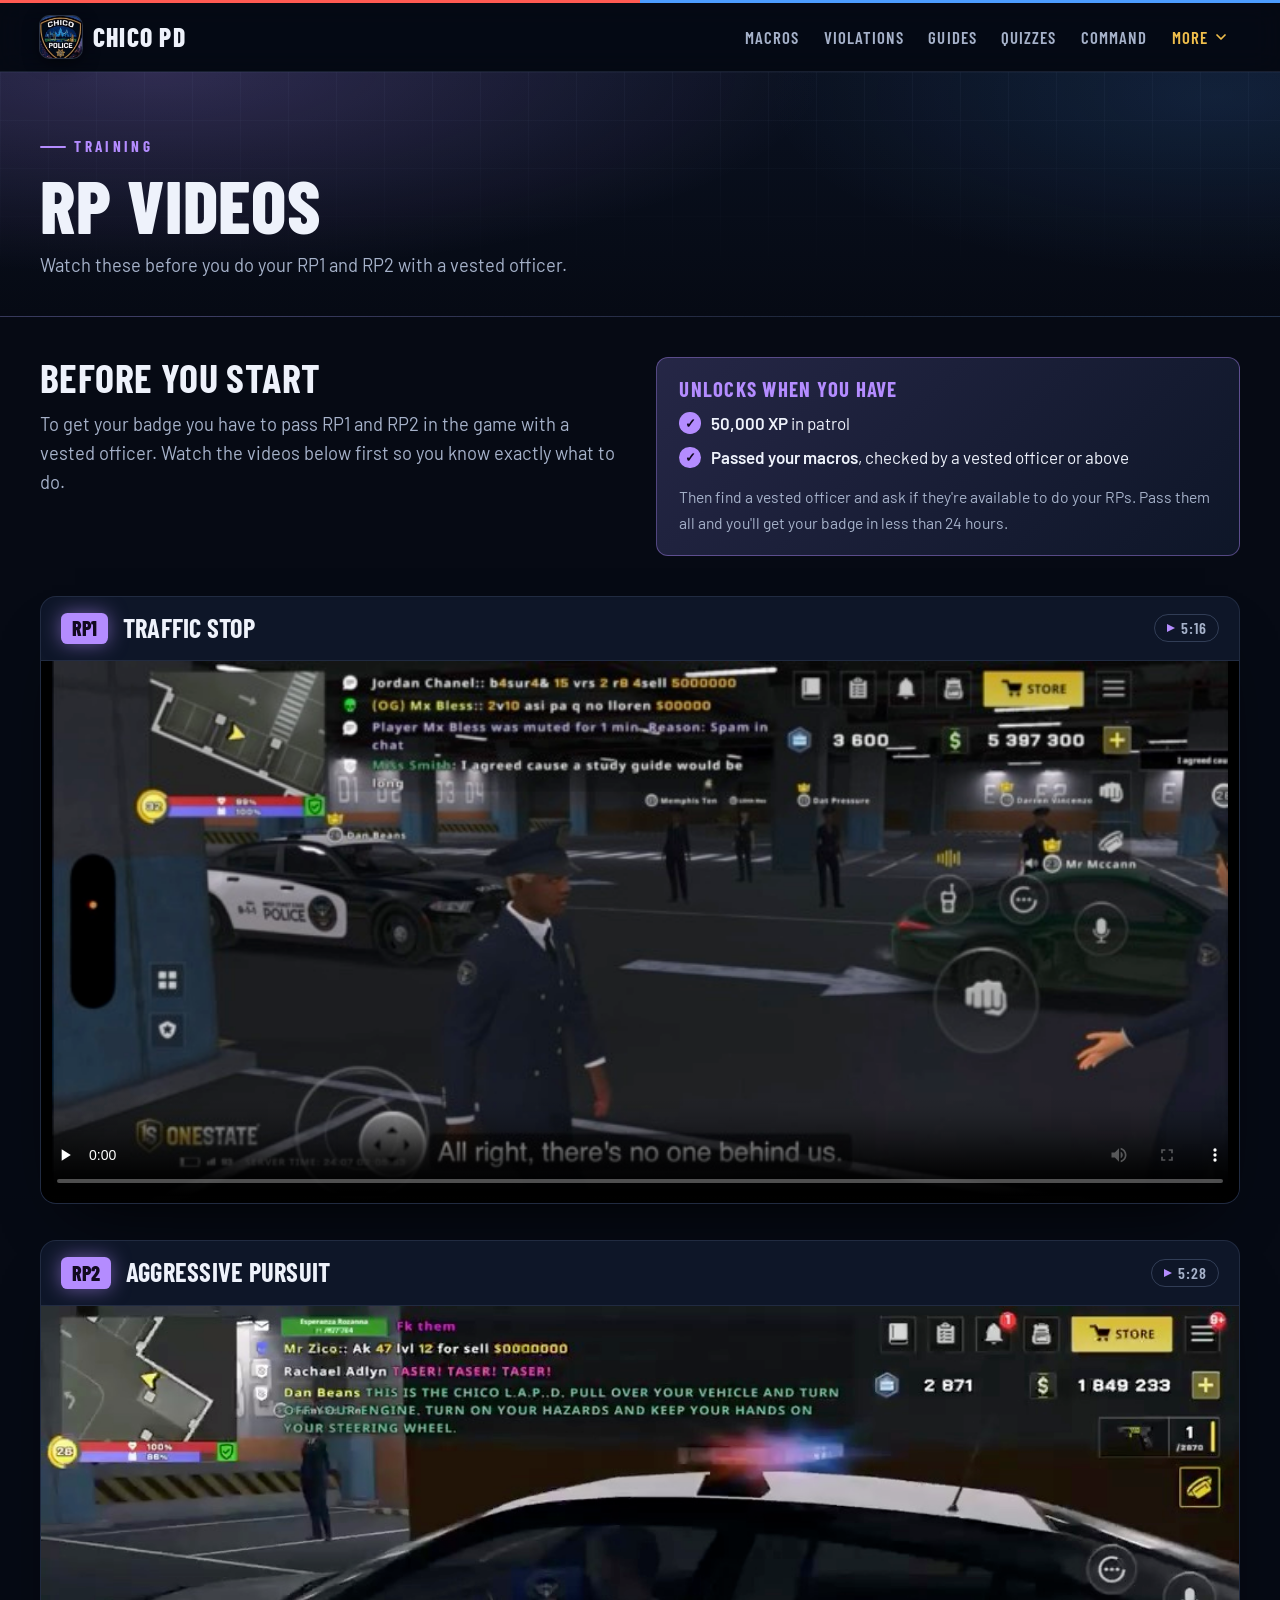
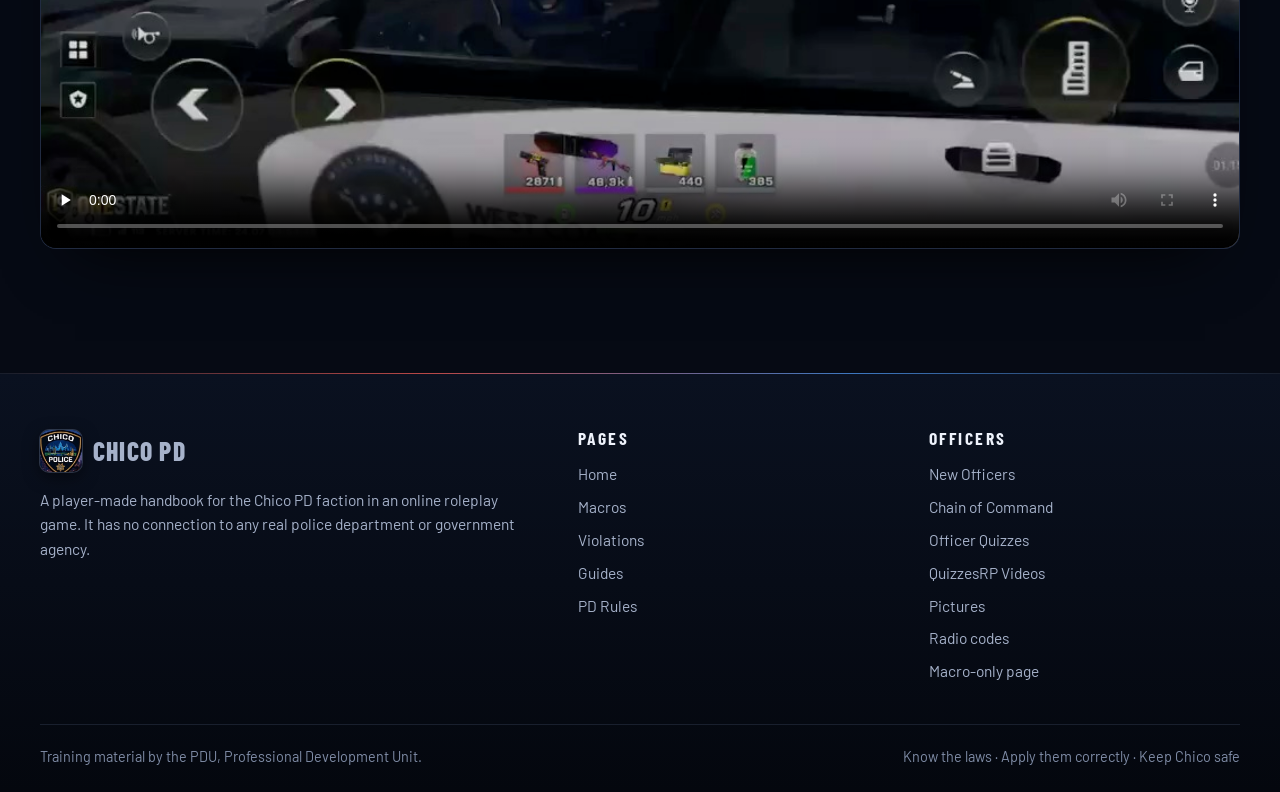
<file: rp-videos.html>
<!doctype html>
<html lang="en">
<head>
<meta charset="utf-8">
<script>document.documentElement.className+=" js"</script>
<meta name="viewport" content="width=device-width,initial-scale=1,viewport-fit=cover">
<title>RP Videos | Chico PD</title>
<meta name="description" content="Chico PD RP1 Traffic Stop and RP2 Aggressive Pursuit training videos.">
<meta name="theme-color" content="#070b16">
<link rel="icon" href="images/favicon.png">
<link rel="apple-touch-icon" href="images/apple-touch-icon.png">
<link rel="manifest" href="site.webmanifest">
<meta name="apple-mobile-web-app-title" content="Chico PD">
<meta name="format-detection" content="telephone=no">
<meta property="og:type" content="website">
<meta property="og:site_name" content="Chico PD">
<meta property="og:title" content="RP Videos | Chico PD">
<meta property="og:description" content="Chico PD RP1 Traffic Stop and RP2 Aggressive Pursuit training videos.">
<meta property="og:url" content="https://chicopd123.github.io/rp-videos.html">
<meta property="og:image" content="https://chicopd123.github.io/images/og.jpg">
<meta property="og:image:width" content="484">
<meta property="og:image:height" content="255">
<meta name="twitter:card" content="summary_large_image">
<link rel="preconnect" href="https://fonts.googleapis.com">
<link rel="preconnect" href="https://fonts.gstatic.com" crossorigin>
<link rel="stylesheet" href="https://fonts.googleapis.com/css2?family=Barlow+Condensed:wght@600;700;800&family=Barlow:wght@400;500;600&family=JetBrains+Mono:wght@500&display=swap">
<link rel="stylesheet" href="assets/style.css?v=202611250830">
</head>
<body>
<a class="skip" href="#main">Skip to content</a>
<header class="site-header">
  <div class="lightbar"></div>
  <div class="wrap header-row">
    <a class="brand" href="index.html"><img src="images/crops/badge.jpg" alt="" width="42" height="42">Chico PD</a>
    <button id="nav-toggle" type="button" aria-expanded="false" aria-controls="site-nav"><span class="burger" aria-hidden="true"></span>Menu</button>
    <nav id="site-nav" aria-label="Main"><a class="nav-home" href="index.html">Home</a><a href="macros.html">Macros</a><a href="violations.html">Violations</a><a href="guides.html">Guides</a><a href="quiz.html">Quizzes</a><a href="command.html">Command</a><div class="nav-more is-current"><button type="button" class="nav-more-btn" aria-expanded="false" aria-controls="nav-more-menu">More<svg viewBox="0 0 24 24" fill="none" stroke="currentColor" stroke-width="2.6" stroke-linecap="round" stroke-linejoin="round" aria-hidden="true"><path d="m6 9 6 6 6-6"/></svg></button><div class="nav-more-menu" id="nav-more-menu"><a href="new-officers.html">New Officers</a><a href="rules.html">PD Rules</a><a href="rp-videos.html" aria-current="page">RP Videos</a><a href="gallery.html">Pictures</a></div></div></nav>
  </div>
</header>
<main id="main">
<div class="wrap page-head tone-purple"><p class="eyebrow">Training</p><h1>RP Videos</h1><p>Watch these before you do your RP1 and RP2 with a vested officer.</p></div>
<div class="wrap"><section class="rp-section rp-page" id="rp-training" aria-labelledby="rp-title">
  <div class="rp-intro">
    <div>
      <h2 id="rp-title">Before you start</h2>
      <p class="rp-lede">To get your badge you have to pass RP1 and RP2 in the game with a vested officer. Watch the videos below first so you know exactly what to do.</p>
    </div>
    <div class="rp-locked">
      <h3>Unlocks when you have</h3>
      <ul class="rp-checks">
        <li><strong>50,000 XP</strong> in patrol</li>
        <li><strong>Passed your macros</strong>, checked by a vested officer or above</li>
      </ul>
      <p>Then find a vested officer and ask if they're available to do your RPs. Pass them all and you'll get your badge in less than 24 hours.</p>
    </div>
  </div>
  <article class="rp-card">
    <header class="rp-head"><span class="rp-code">RP1</span><h3>Traffic Stop</h3><span class="rp-len">5:16</span></header>
    <div class="rp-frame"><video controls playsinline preload="none" poster="videos/rp1-traffic-stop.jpg?swap=1" width="720" height="332" aria-label="RP1 Traffic Stop training video, 5:16"><source src="videos/rp1-traffic-stop.mp4?swap=1" type="video/mp4"></video><p class="rp-missing" hidden>Video coming soon.</p></div>
  </article>
  <article class="rp-card">
    <header class="rp-head"><span class="rp-code">RP2</span><h3>Aggressive Pursuit</h3><span class="rp-len">5:28</span></header>
    <div class="rp-frame"><video controls playsinline preload="none" poster="videos/rp2-aggressive-pursuit.jpg?swap=1" width="1060" height="480" aria-label="RP2 Aggressive Pursuit training video, 5:28"><source src="videos/rp2-aggressive-pursuit.mp4?swap=1" type="video/mp4"></video><p class="rp-missing" hidden>Video coming soon.</p></div>
  </article>
</section></div>
</main>
<footer class="site-footer">
  <div class="wrap footer-grid">
    <div class="footer-brand">
      <a class="brand" href="index.html"><img src="images/crops/badge.jpg" alt="" width="42" height="42">Chico PD</a>
      <p>A player-made handbook for the Chico PD faction in an online roleplay game. It has no connection to any real police department or government agency.</p>
    </div>
    <nav aria-label="Footer">
      <h2>Pages</h2>
      <ul><li><a href="index.html">Home</a></li><li><a href="macros.html">Macros</a></li><li><a href="violations.html">Violations</a></li><li><a href="guides.html">Guides</a></li><li><a href="rules.html">PD Rules</a></li></ul>
    </nav>
    <div>
      <h2>Officers</h2>
      <ul><li><a href="new-officers.html">New Officers</a></li><li><a href="command.html">Chain of Command</a></li><li><a href="quiz.html">Officer Quizzes</a></li><li><a href="quiz.html">Quizzes</a><a href="rp-videos.html">RP Videos</a></li><li><a href="gallery.html">Pictures</a></li><li><a href="macros.html#radio">Radio codes</a></li><li><a href="https://candid-cocada-e17edb.netlify.app" rel="noopener">Macro-only page</a></li></ul>
    </div>
  </div>
  <div class="wrap footer-base"><span>Training material by the PDU, Professional Development Unit.</span><span>Know the laws &middot; Apply them correctly &middot; Keep Chico safe</span></div>
</footer>

<dialog id="viewer" aria-labelledby="viewer-title">
  <div class="viewer-bar">
    <h2 id="viewer-title"></h2>
    <span id="viewer-pos"></span>
    <button class="vbtn" id="viewer-prev" type="button" aria-label="Previous picture">&larr;</button>
    <button class="vbtn" id="viewer-next" type="button" aria-label="Next picture">&rarr;</button>
    <a class="vbtn" id="viewer-save" download>Download</a>
    <button class="vbtn" id="viewer-close" type="button">Close</button>
  </div>
  <div class="viewer-scroll"><img id="viewer-img" alt=""></div>
</dialog>

<script src="assets/site.js?v=202611250830"></script>
</body>
</html>
</file>
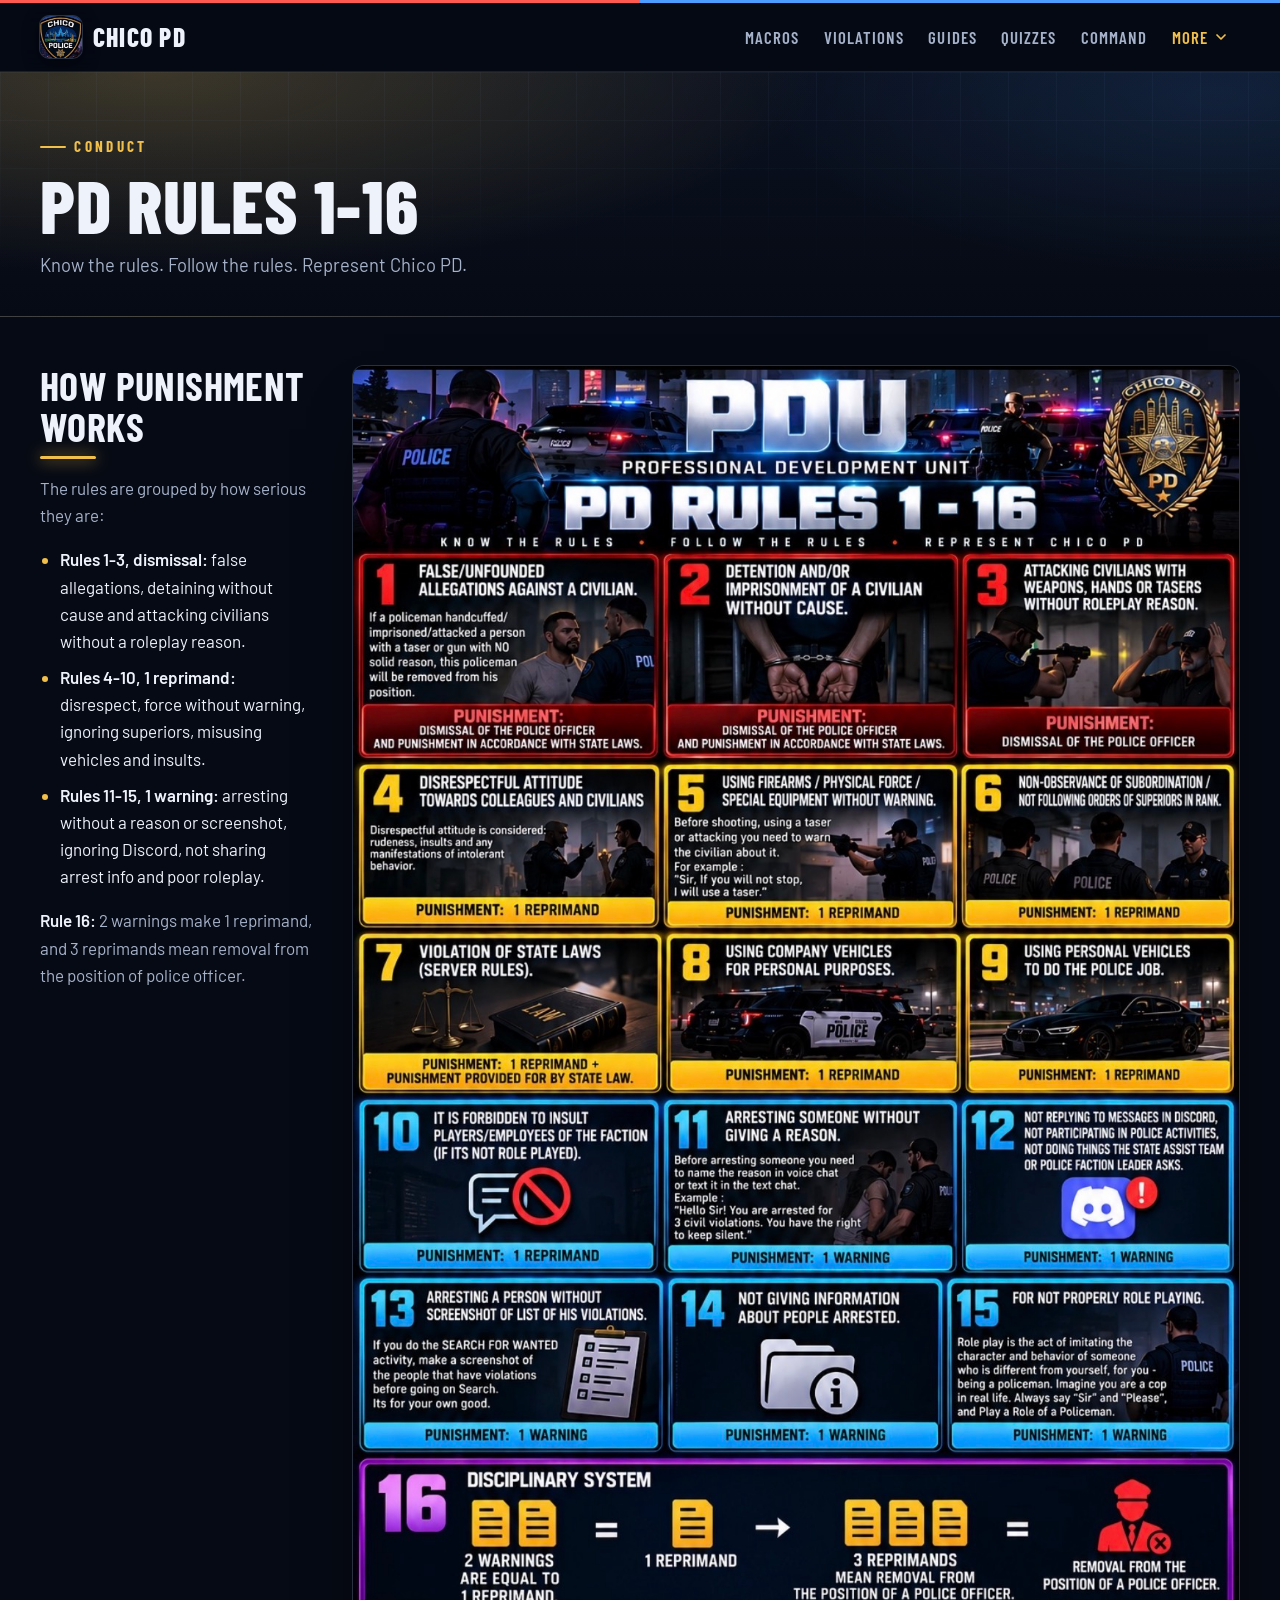
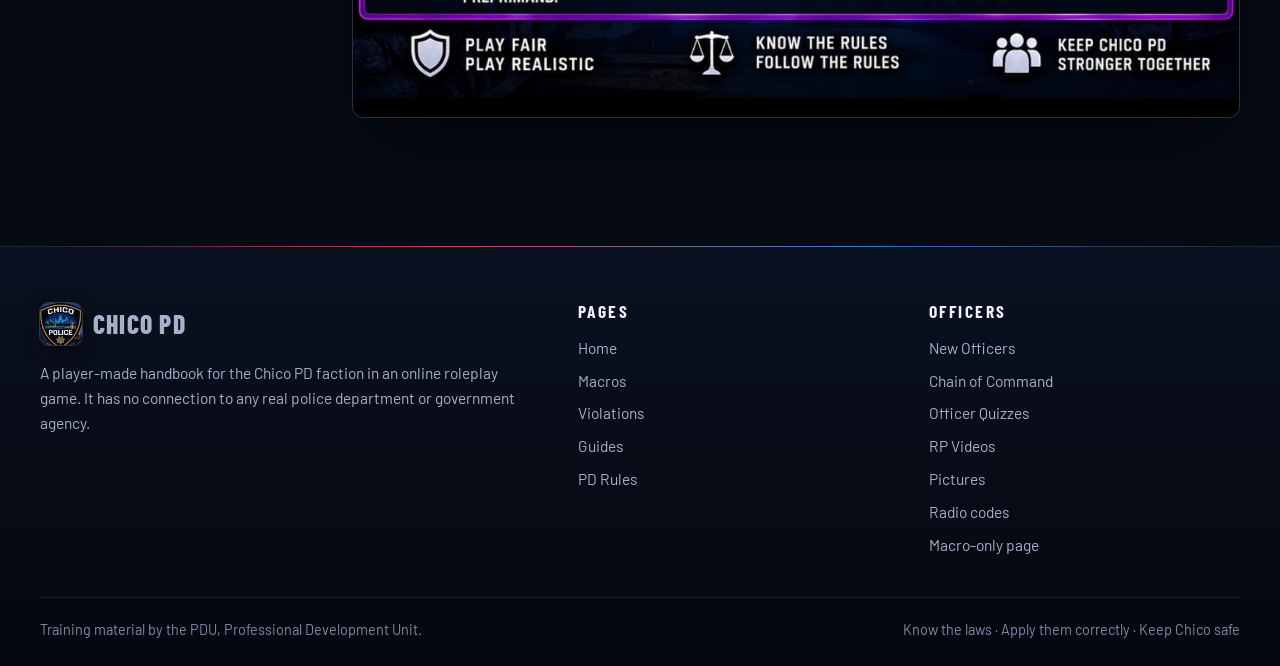
<file: rules.html>
<!doctype html>
<html lang="en">
<head>
<meta charset="utf-8">
<script>document.documentElement.className+=" js"</script>
<meta name="viewport" content="width=device-width,initial-scale=1,viewport-fit=cover">
<title>PD Rules | Chico PD</title>
<meta name="description" content="The 16 Chico PD rules, punishments and disciplinary system.">
<meta name="theme-color" content="#070b16">
<link rel="icon" href="images/favicon.png">
<link rel="apple-touch-icon" href="images/apple-touch-icon.png">
<link rel="manifest" href="site.webmanifest">
<meta name="apple-mobile-web-app-title" content="Chico PD">
<meta name="format-detection" content="telephone=no">
<meta property="og:type" content="website">
<meta property="og:site_name" content="Chico PD">
<meta property="og:title" content="PD Rules | Chico PD">
<meta property="og:description" content="The 16 Chico PD rules, punishments and disciplinary system.">
<meta property="og:url" content="https://chicopd123.github.io/rules.html">
<meta property="og:image" content="https://chicopd123.github.io/images/og.jpg">
<meta property="og:image:width" content="484">
<meta property="og:image:height" content="255">
<meta name="twitter:card" content="summary_large_image">
<link rel="preconnect" href="https://fonts.googleapis.com">
<link rel="preconnect" href="https://fonts.gstatic.com" crossorigin>
<link rel="stylesheet" href="https://fonts.googleapis.com/css2?family=Barlow+Condensed:wght@600;700;800&family=Barlow:wght@400;500;600&family=JetBrains+Mono:wght@500&display=swap">
<link rel="stylesheet" href="assets/style.css?v=202611250830">
</head>
<body>
<a class="skip" href="#main">Skip to content</a>
<header class="site-header">
  <div class="lightbar"></div>
  <div class="wrap header-row">
    <a class="brand" href="index.html"><img src="images/crops/badge.jpg" alt="" width="42" height="42">Chico PD</a>
    <button id="nav-toggle" type="button" aria-expanded="false" aria-controls="site-nav"><span class="burger" aria-hidden="true"></span>Menu</button>
    <nav id="site-nav" aria-label="Main"><a class="nav-home" href="index.html">Home</a><a href="macros.html">Macros</a><a href="violations.html">Violations</a><a href="guides.html">Guides</a><a href="quiz.html">Quizzes</a><a href="command.html">Command</a><div class="nav-more is-current"><button type="button" class="nav-more-btn" aria-expanded="false" aria-controls="nav-more-menu">More<svg viewBox="0 0 24 24" fill="none" stroke="currentColor" stroke-width="2.6" stroke-linecap="round" stroke-linejoin="round" aria-hidden="true"><path d="m6 9 6 6 6-6"/></svg></button><div class="nav-more-menu" id="nav-more-menu"><a href="new-officers.html">New Officers</a><a href="rules.html" aria-current="page">PD Rules</a><a href="rp-videos.html">RP Videos</a><a href="gallery.html">Pictures</a></div></div></nav>
  </div>
</header>
<main id="main">
<div class="wrap page-head tone-gold"><p class="eyebrow">Conduct</p><h1>PD Rules 1-16</h1><p>Know the rules. Follow the rules. Represent Chico PD.</p></div><div class="wrap"><section class="info-block tone-gold"><div class="info-text"><h2>How punishment works</h2><p>The rules are grouped by how serious they are:</p><ul><li><strong>Rules 1-3, dismissal:</strong> false allegations, detaining without cause and attacking civilians without a roleplay reason.</li><li><strong>Rules 4-10, 1 reprimand:</strong> disrespect, force without warning, ignoring superiors, misusing vehicles and insults.</li><li><strong>Rules 11-15, 1 warning:</strong> arresting without a reason or screenshot, ignoring Discord, not sharing arrest info and poor roleplay.</li></ul><p><strong>Rule 16:</strong> 2 warnings make 1 reprimand, and 3 reprimands mean removal from the position of police officer.</p></div><a class="poster-big" href="images/pd-rules.jpg" data-poster="pd-rules" data-title="PD Rules 1-16" data-alt="The 16 PD rules with the punishment for breaking each one."><img src="images/pd-rules.jpg" width="1206" height="1840" alt="PD Rules 1-16 poster. The 16 PD rules with the punishment for breaking each one." loading="lazy"></a></section></div>
</main>
<footer class="site-footer">
  <div class="wrap footer-grid">
    <div class="footer-brand">
      <a class="brand" href="index.html"><img src="images/crops/badge.jpg" alt="" width="42" height="42">Chico PD</a>
      <p>A player-made handbook for the Chico PD faction in an online roleplay game. It has no connection to any real police department or government agency.</p>
    </div>
    <nav aria-label="Footer">
      <h2>Pages</h2>
      <ul><li><a href="index.html">Home</a></li><li><a href="macros.html">Macros</a></li><li><a href="violations.html">Violations</a></li><li><a href="guides.html">Guides</a></li><li><a href="rules.html">PD Rules</a></li></ul>
    </nav>
    <div>
      <h2>Officers</h2>
      <ul><li><a href="new-officers.html">New Officers</a></li><li><a href="command.html">Chain of Command</a></li><li><a href="quiz.html">Officer Quizzes</a></li><li><a href="rp-videos.html">RP Videos</a></li><li><a href="gallery.html">Pictures</a></li><li><a href="macros.html#radio">Radio codes</a></li><li><a href="https://candid-cocada-e17edb.netlify.app" rel="noopener">Macro-only page</a></li></ul>
    </div>
  </div>
  <div class="wrap footer-base"><span>Training material by the PDU, Professional Development Unit.</span><span>Know the laws &middot; Apply them correctly &middot; Keep Chico safe</span></div>
</footer>

<dialog id="viewer" aria-labelledby="viewer-title">
  <div class="viewer-bar">
    <h2 id="viewer-title"></h2>
    <span id="viewer-pos"></span>
    <button class="vbtn" id="viewer-prev" type="button" aria-label="Previous picture">&larr;</button>
    <button class="vbtn" id="viewer-next" type="button" aria-label="Next picture">&rarr;</button>
    <a class="vbtn" id="viewer-save" download>Download</a>
    <button class="vbtn" id="viewer-close" type="button">Close</button>
  </div>
  <div class="viewer-scroll"><img id="viewer-img" alt=""></div>
</dialog>

<script src="assets/site.js?v=202611250830"></script>
</body>
</html>
</file>
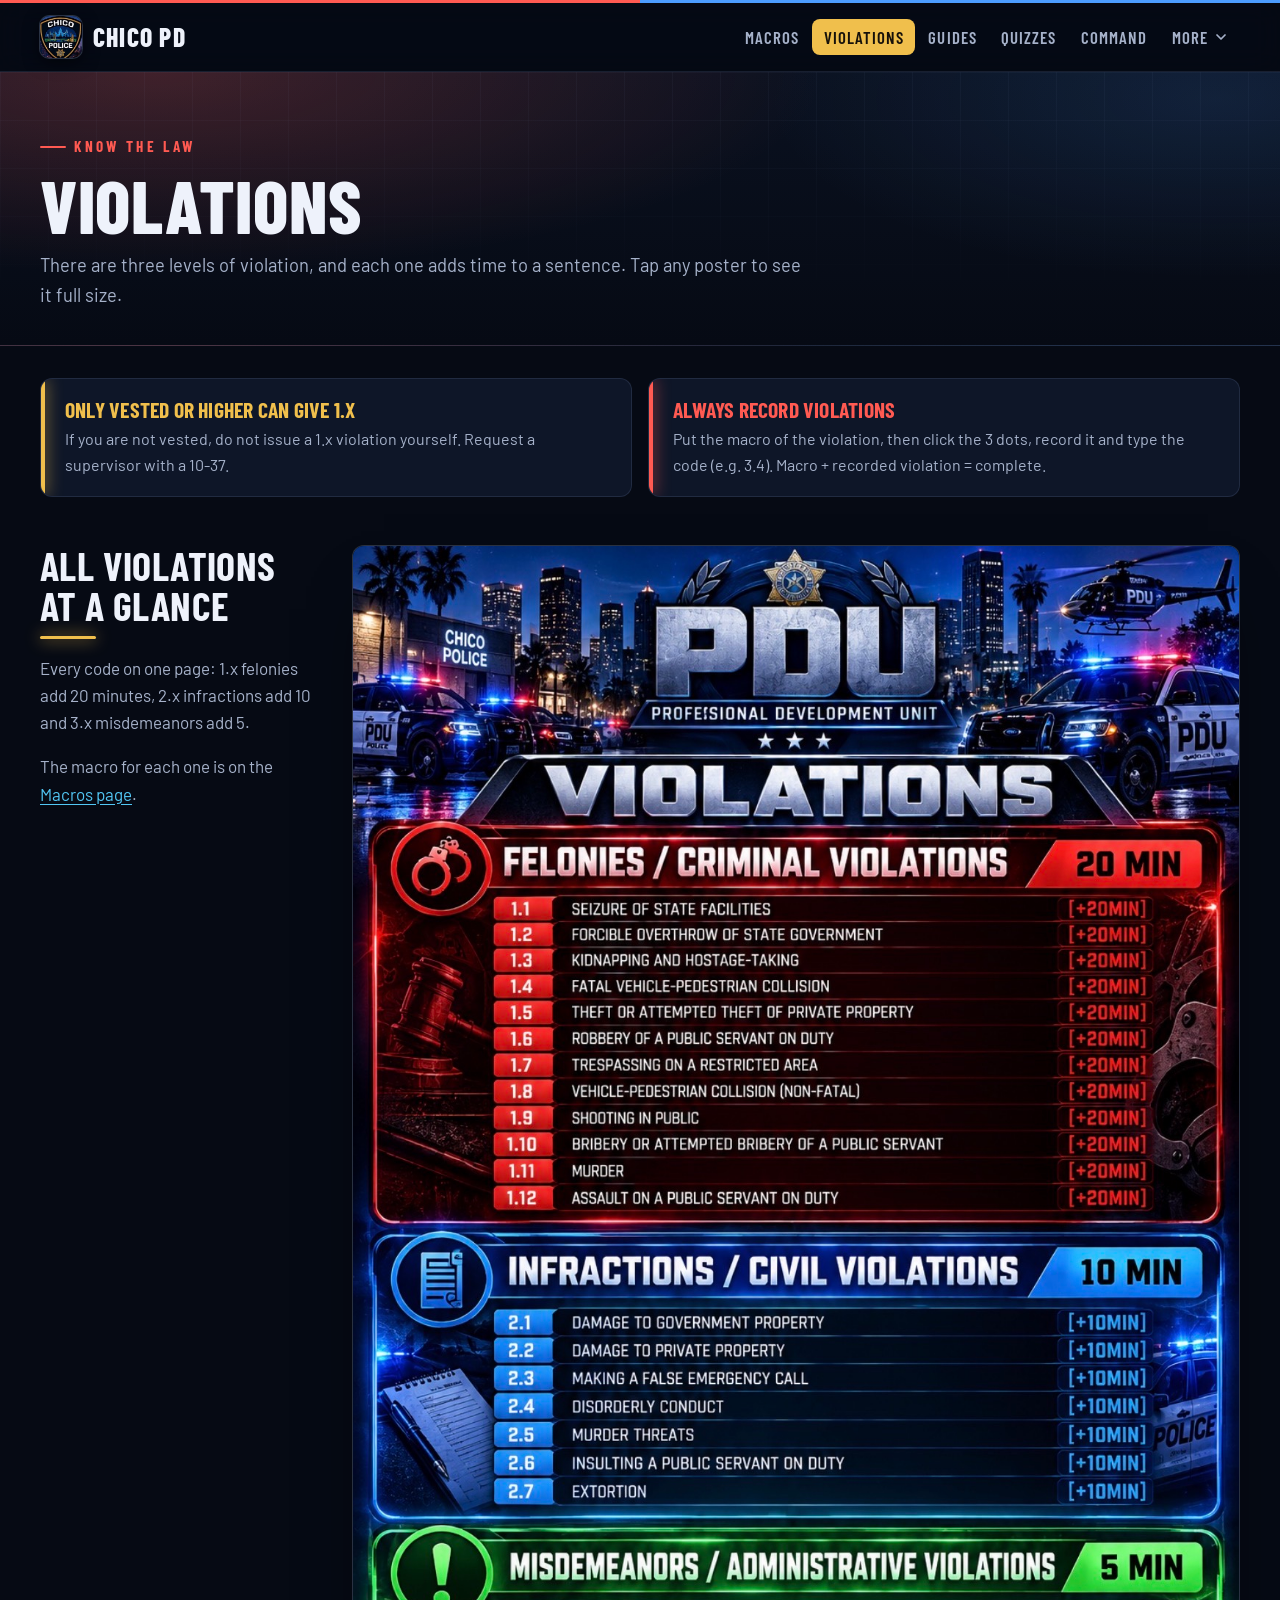
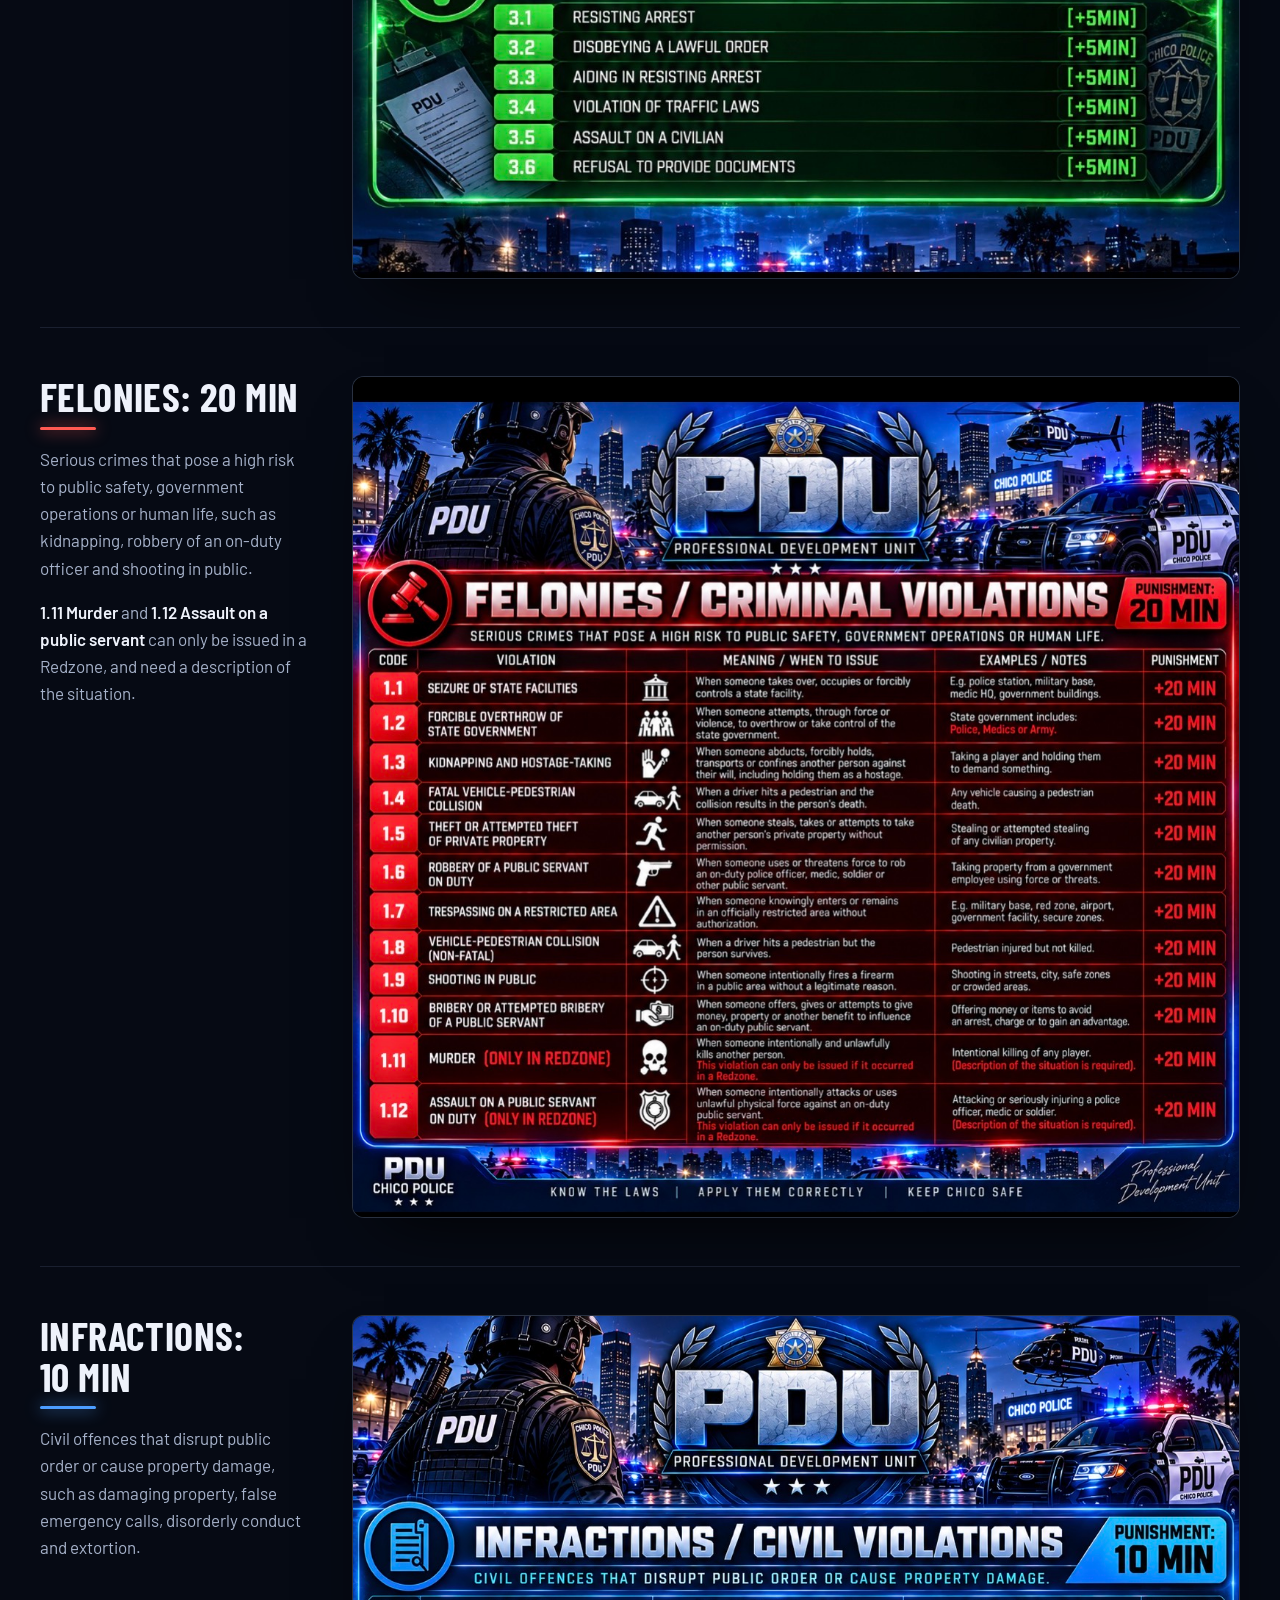
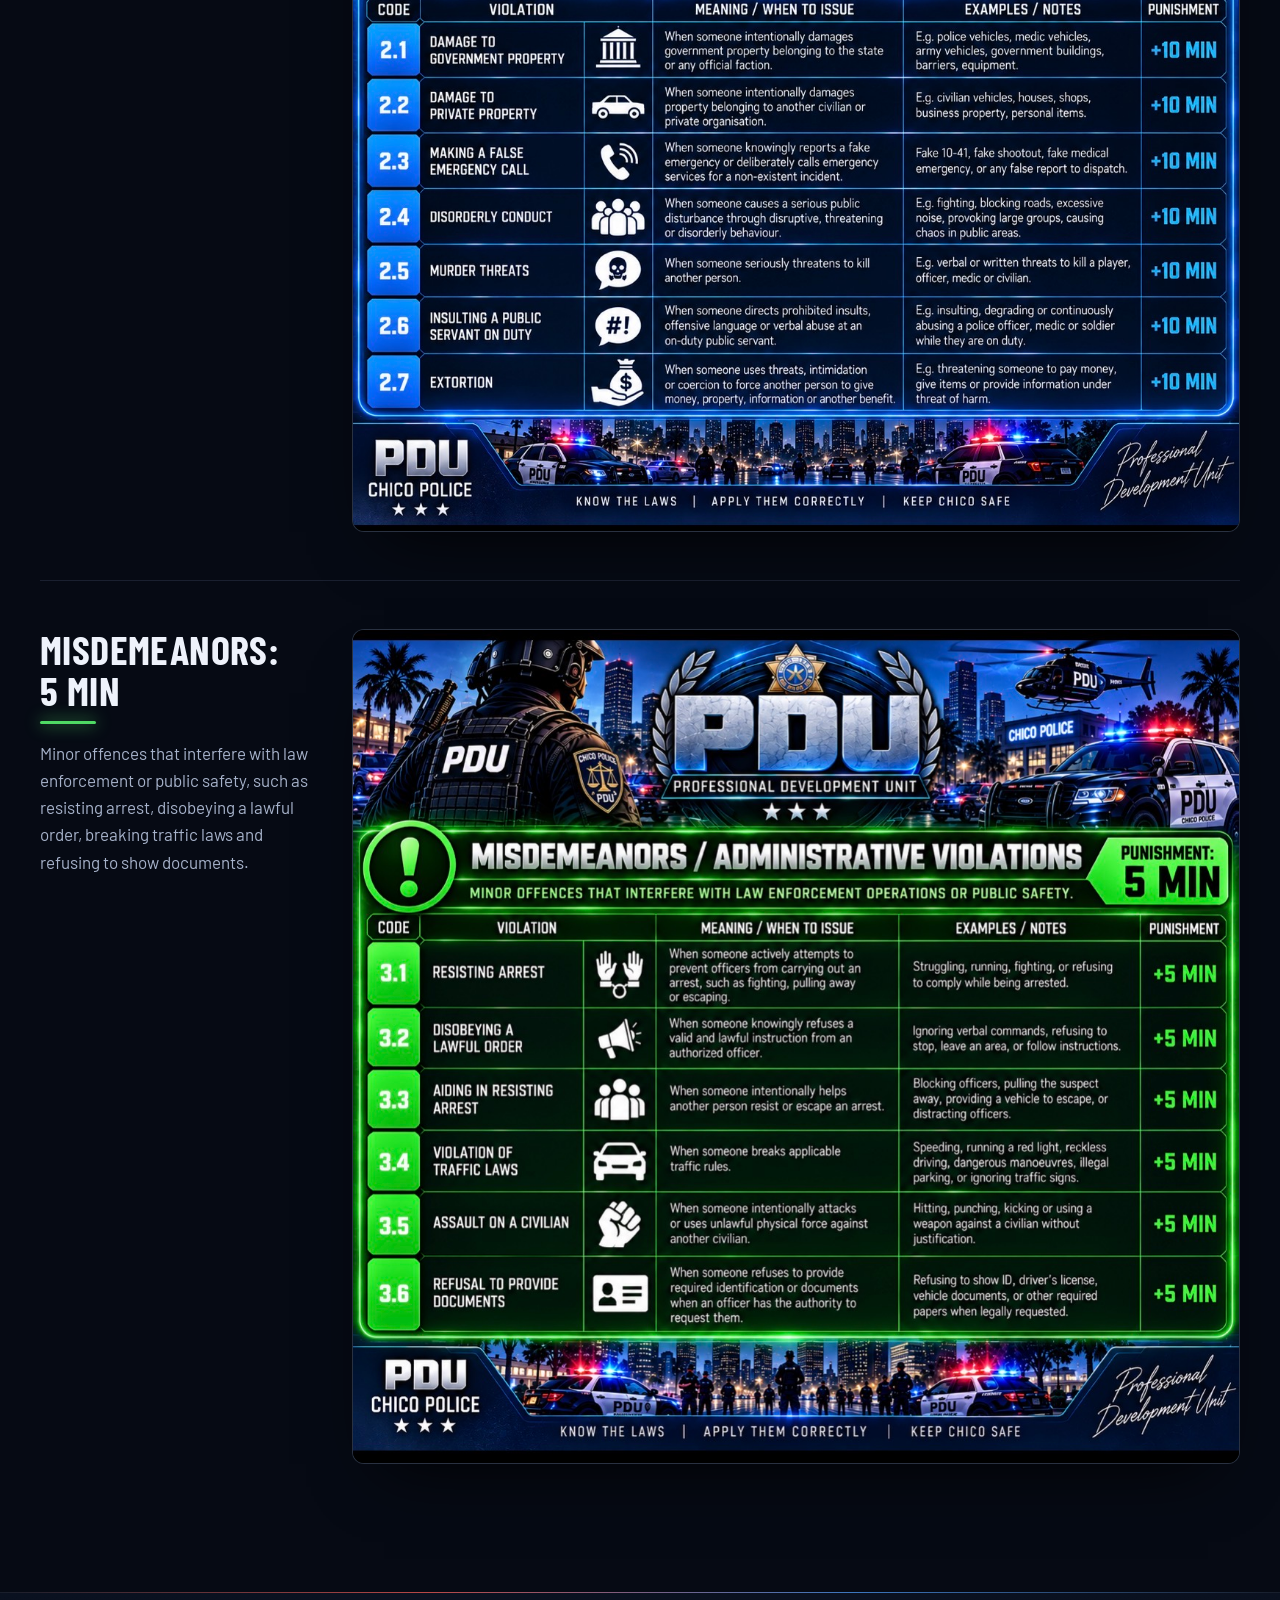
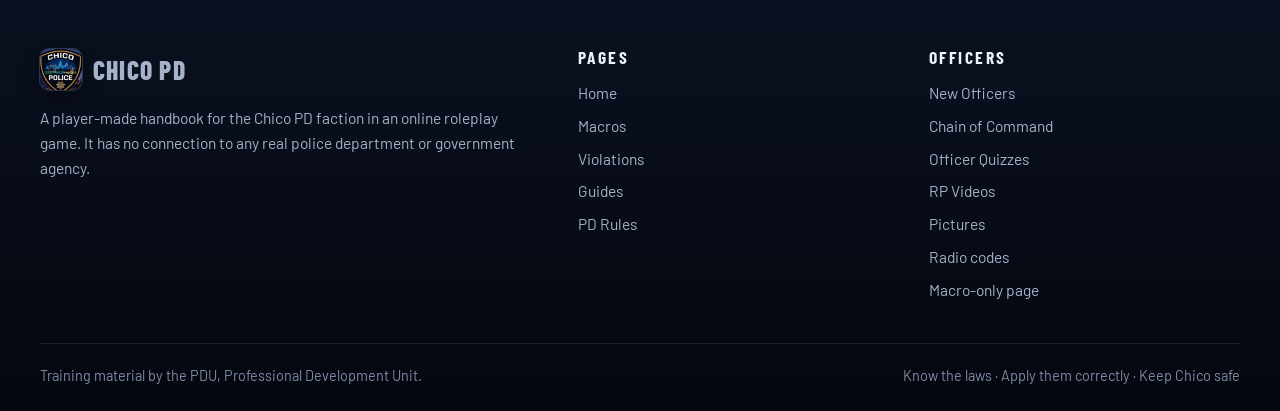
<file: violations.html>
<!doctype html>
<html lang="en">
<head>
<meta charset="utf-8">
<script>document.documentElement.className+=" js"</script>
<meta name="viewport" content="width=device-width,initial-scale=1,viewport-fit=cover">
<title>Violations | Chico PD</title>
<meta name="description" content="Chico PD felonies, infractions and misdemeanors explained, with the PDU posters.">
<meta name="theme-color" content="#070b16">
<link rel="icon" href="images/favicon.png">
<link rel="apple-touch-icon" href="images/apple-touch-icon.png">
<link rel="manifest" href="site.webmanifest">
<meta name="apple-mobile-web-app-title" content="Chico PD">
<meta name="format-detection" content="telephone=no">
<meta property="og:type" content="website">
<meta property="og:site_name" content="Chico PD">
<meta property="og:title" content="Violations | Chico PD">
<meta property="og:description" content="Chico PD felonies, infractions and misdemeanors explained, with the PDU posters.">
<meta property="og:url" content="https://chicopd123.github.io/violations.html">
<meta property="og:image" content="https://chicopd123.github.io/images/og.jpg">
<meta property="og:image:width" content="484">
<meta property="og:image:height" content="255">
<meta name="twitter:card" content="summary_large_image">
<link rel="preconnect" href="https://fonts.googleapis.com">
<link rel="preconnect" href="https://fonts.gstatic.com" crossorigin>
<link rel="stylesheet" href="https://fonts.googleapis.com/css2?family=Barlow+Condensed:wght@600;700;800&family=Barlow:wght@400;500;600&family=JetBrains+Mono:wght@500&display=swap">
<link rel="stylesheet" href="assets/style.css?v=202611250830">
</head>
<body>
<a class="skip" href="#main">Skip to content</a>
<header class="site-header">
  <div class="lightbar"></div>
  <div class="wrap header-row">
    <a class="brand" href="index.html"><img src="images/crops/badge.jpg" alt="" width="42" height="42">Chico PD</a>
    <button id="nav-toggle" type="button" aria-expanded="false" aria-controls="site-nav"><span class="burger" aria-hidden="true"></span>Menu</button>
    <nav id="site-nav" aria-label="Main"><a class="nav-home" href="index.html">Home</a><a href="macros.html">Macros</a><a href="violations.html" aria-current="page">Violations</a><a href="guides.html">Guides</a><a href="quiz.html">Quizzes</a><a href="command.html">Command</a><div class="nav-more"><button type="button" class="nav-more-btn" aria-expanded="false" aria-controls="nav-more-menu">More<svg viewBox="0 0 24 24" fill="none" stroke="currentColor" stroke-width="2.6" stroke-linecap="round" stroke-linejoin="round" aria-hidden="true"><path d="m6 9 6 6 6-6"/></svg></button><div class="nav-more-menu" id="nav-more-menu"><a href="new-officers.html">New Officers</a><a href="rules.html">PD Rules</a><a href="rp-videos.html">RP Videos</a><a href="gallery.html">Pictures</a></div></div></nav>
  </div>
</header>
<main id="main">
<div class="wrap page-head tone-red"><p class="eyebrow">Know the law</p><h1>Violations</h1><p>There are three levels of violation, and each one adds time to a sentence. Tap any poster to see it full size.</p></div>
<div class="wrap">
  <div class="notice-grid">
    <div class="notice tone-gold"><h2>Only vested or higher can give 1.x</h2><p>If you are not vested, do not issue a 1.x violation yourself. Request a supervisor with a 10-37.</p></div>
    <div class="notice tone-red"><h2>Always record violations</h2><p>Put the macro of the violation, then click the 3 dots, record it and type the code (e.g. 3.4). Macro + recorded violation = complete.</p></div>
  </div>
  <section class="info-block tone-gold"><div class="info-text"><h2>All violations at a glance</h2><p>Every code on one page: 1.x felonies add 20 minutes, 2.x infractions add 10 and 3.x misdemeanors add 5.</p><p>The macro for each one is on the <a href='macros.html#felonies'>Macros page</a>.</p></div><a class="poster-big" href="images/violations-overview.jpg" data-poster="violations-overview" data-title="Violations Overview" data-alt="All felonies, infractions and misdemeanors with their punishment times."><img src="images/violations-overview.jpg" width="1206" height="1814" alt="Violations Overview poster. All felonies, infractions and misdemeanors with their punishment times." loading="lazy"></a></section>
  <section class="info-block tone-red" id="felonies"><div class="info-text"><h2>Felonies: 20 min</h2><p>Serious crimes that pose a high risk to public safety, government operations or human life, such as kidnapping, robbery of an on-duty officer and shooting in public.</p><p><strong>1.11 Murder</strong> and <strong>1.12 Assault on a public servant</strong> can only be issued in a Redzone, and need a description of the situation.</p></div><a class="poster-big" href="images/felonies.jpg" data-poster="felonies" data-title="Felonies / Criminal Violations" data-alt="Table of violations 1.1 to 1.12, 20 minutes each."><img src="images/felonies.jpg" width="1206" height="1143" alt="Felonies / Criminal Violations poster. Table of violations 1.1 to 1.12, 20 minutes each." loading="lazy"></a></section>
  <section class="info-block tone-blue" id="infractions"><div class="info-text"><h2>Infractions: 10 min</h2><p>Civil offences that disrupt public order or cause property damage, such as damaging property, false emergency calls, disorderly conduct and extortion.</p></div><a class="poster-big" href="images/infractions.jpg" data-poster="infractions" data-title="Infractions / Civil Violations" data-alt="Table of violations 2.1 to 2.7, 10 minutes each."><img src="images/infractions.jpg" width="1206" height="1110" alt="Infractions / Civil Violations poster. Table of violations 2.1 to 2.7, 10 minutes each." loading="lazy"></a></section>
  <section class="info-block tone-green" id="misdemeanors"><div class="info-text"><h2>Misdemeanors: 5 min</h2><p>Minor offences that interfere with law enforcement or public safety, such as resisting arrest, disobeying a lawful order, breaking traffic laws and refusing to show documents.</p></div><a class="poster-big" href="images/misdemeanors.jpg" data-poster="misdemeanors" data-title="Misdemeanors / Administrative Violations" data-alt="Table of violations 3.1 to 3.6, 5 minutes each."><img src="images/misdemeanors.jpg" width="1206" height="1133" alt="Misdemeanors / Administrative Violations poster. Table of violations 3.1 to 3.6, 5 minutes each." loading="lazy"></a></section>
</div>

</main>
<footer class="site-footer">
  <div class="wrap footer-grid">
    <div class="footer-brand">
      <a class="brand" href="index.html"><img src="images/crops/badge.jpg" alt="" width="42" height="42">Chico PD</a>
      <p>A player-made handbook for the Chico PD faction in an online roleplay game. It has no connection to any real police department or government agency.</p>
    </div>
    <nav aria-label="Footer">
      <h2>Pages</h2>
      <ul><li><a href="index.html">Home</a></li><li><a href="macros.html">Macros</a></li><li><a href="violations.html">Violations</a></li><li><a href="guides.html">Guides</a></li><li><a href="rules.html">PD Rules</a></li></ul>
    </nav>
    <div>
      <h2>Officers</h2>
      <ul><li><a href="new-officers.html">New Officers</a></li><li><a href="command.html">Chain of Command</a></li><li><a href="quiz.html">Officer Quizzes</a></li><li><a href="rp-videos.html">RP Videos</a></li><li><a href="gallery.html">Pictures</a></li><li><a href="macros.html#radio">Radio codes</a></li><li><a href="https://candid-cocada-e17edb.netlify.app" rel="noopener">Macro-only page</a></li></ul>
    </div>
  </div>
  <div class="wrap footer-base"><span>Training material by the PDU, Professional Development Unit.</span><span>Know the laws &middot; Apply them correctly &middot; Keep Chico safe</span></div>
</footer>

<dialog id="viewer" aria-labelledby="viewer-title">
  <div class="viewer-bar">
    <h2 id="viewer-title"></h2>
    <span id="viewer-pos"></span>
    <button class="vbtn" id="viewer-prev" type="button" aria-label="Previous picture">&larr;</button>
    <button class="vbtn" id="viewer-next" type="button" aria-label="Next picture">&rarr;</button>
    <a class="vbtn" id="viewer-save" download>Download</a>
    <button class="vbtn" id="viewer-close" type="button">Close</button>
  </div>
  <div class="viewer-scroll"><img id="viewer-img" alt=""></div>
</dialog>

<script src="assets/site.js?v=202611250830"></script>
</body>
</html>
</file>
<file: assets/style.css>
/* =====================================================================
   CHICO PD
   Colours follow the PDU posters:
   red = felony, blue = infraction, green = misdemeanor,
   purple = PDU training, gold = badge, cyan = radio.
   Everything is sized in rem, so the whole site scales up on 4K screens.
   ===================================================================== */
:root {
  --bg: #060a14;
  --bg-2: #0a1120;
  --panel: #0e1628;
  --panel-2: #142039;
  --line: rgba(150, 172, 215, .14);
  --line-2: rgba(150, 172, 215, .26);
  --text: #eef2fb;
  --muted: #a6b2ca;
  --dim: #7f8ca6;
  --gold: #f0bf4c;
  --red: #ff5a52;
  --blue: #4c9dff;
  --cyan: #52c7f5;
  --green: #4fd964;
  --purple: #b48cff;
  --tone: var(--gold);
  --r: .75rem;
  --r-sm: .5rem;
  --header-h: 4.25rem;
  --ease: cubic-bezier(.2, .7, .2, 1);
  --display: "Barlow Condensed", "Arial Narrow", Impact, sans-serif;
  --body: "Barlow", -apple-system, BlinkMacSystemFont, "Segoe UI", sans-serif;
  --mono: "JetBrains Mono", ui-monospace, SFMono-Regular, Menlo, monospace;
}

/* Scale the whole layout on big and 4K screens. */
html { font-size: 100%; }
@media (min-width: 1800px) { html { font-size: 112.5%; } }
@media (min-width: 2200px) { html { font-size: 131.25%; } }
@media (min-width: 2800px) { html { font-size: 162.5%; } }
@media (min-width: 3400px) { html { font-size: 187.5%; } }

*, *::before, *::after { box-sizing: border-box; -webkit-tap-highlight-color: transparent; }
html { scroll-behavior: smooth; scroll-padding-top: calc(var(--header-h) + 1rem); -webkit-text-size-adjust: 100%; }
body { margin: 0; overflow-x: clip; background: var(--bg); color: var(--text); font: 400 1.0625rem/1.6 var(--body); -webkit-font-smoothing: antialiased; }
img, video { display: block; max-width: 100%; height: auto; }
a { color: var(--cyan); text-underline-offset: .18em; }
a:hover { color: #8adcff; }
[hidden] { display: none !important; }
:focus-visible { outline: 2px solid var(--gold); outline-offset: 3px; border-radius: 4px; }
::selection { background: rgba(240, 191, 76, .35); }

h1, h2, h3 { font-family: var(--display); line-height: 1.02; margin: 0; letter-spacing: .01em; text-wrap: balance; }
h1 { font-size: clamp(3rem, 7vw, 5.25rem); font-weight: 800; text-transform: uppercase; }
h2 { font-size: clamp(1.8rem, 3.4vw, 2.5rem); font-weight: 700; text-transform: uppercase; }
h3 { font-size: 1.3rem; font-weight: 700; }
p { margin: 0 0 1em; }
strong { font-weight: 600; color: var(--text); }

.skip { position: absolute; left: -999px; top: .5rem; z-index: 100; background: var(--gold); color: #111; padding: .5rem .9rem; border-radius: .4rem; }
.skip:focus { left: .5rem; }
.wrap { width: min(75rem, 100% - 2.5rem); margin-inline: auto; }
.sr-only { position: absolute; width: 1px; height: 1px; overflow: hidden; clip-path: inset(50%); white-space: nowrap; }

.tone-red { --tone: var(--red); } .tone-blue { --tone: var(--blue); } .tone-green { --tone: var(--green); }
.tone-gold { --tone: var(--gold); } .tone-cyan { --tone: var(--cyan); } .tone-purple { --tone: var(--purple); }

.eyebrow { display: inline-flex; align-items: center; gap: .55rem; margin: 0 0 .75rem; color: var(--tone); font: 700 .95rem/1 var(--display); letter-spacing: .22em; text-transform: uppercase; }
.eyebrow::before { content: ""; width: 1.6rem; height: 2px; background: currentColor; border-radius: 2px; }

/* ---------------------------------------------------------------- Header */
.lightbar { height: 3px; background: linear-gradient(90deg, var(--red) 0 25%, var(--blue) 25% 50%, var(--red) 50% 75%, var(--blue) 75%); background-size: 200% 100%; animation: lightbar 2.4s linear infinite; }
@keyframes lightbar { to { background-position: -200% 0; } }

.site-header { position: sticky; top: 0; z-index: 40; background: rgba(6, 10, 20, .78); -webkit-backdrop-filter: blur(14px) saturate(1.4); backdrop-filter: blur(14px) saturate(1.4); border-bottom: 1px solid var(--line); transition: box-shadow .3s var(--ease), background .3s; }
.site-header.is-scrolled { background: rgba(6, 10, 20, .92); box-shadow: 0 .75rem 2rem rgba(0, 0, 0, .45); }
.header-row { display: flex; align-items: center; gap: 1rem; height: var(--header-h); }
.brand { display: flex; align-items: center; gap: .7rem; color: var(--text); text-decoration: none; font: 800 1.6rem/1 var(--display); letter-spacing: .05em; text-transform: uppercase; white-space: nowrap; }
.brand:hover { color: var(--text); }
.brand img { width: 2.6rem; height: 2.6rem; object-fit: cover; border-radius: .6rem; box-shadow: 0 0 0 1px var(--line-2), 0 .3rem 1rem rgba(0, 0, 0, .5); transition: transform .4s var(--ease); }
.brand:hover img { transform: rotate(-6deg) scale(1.06); }

#site-nav { margin-left: auto; display: flex; gap: .15rem; }
#site-nav a { position: relative; color: var(--muted); text-decoration: none; padding: .6rem .7rem; border-radius: .5rem; font: 600 1.05rem/1 var(--display); letter-spacing: .06em; text-transform: uppercase; transition: color .2s, background .2s; }
#site-nav a::after { content: ""; position: absolute; left: .7rem; right: .7rem; bottom: .2rem; height: 2px; border-radius: 2px; background: var(--gold); transform: scaleX(0); transition: transform .3s var(--ease); }
#site-nav a:hover { color: var(--text); }
#site-nav a:hover::after { transform: scaleX(1); }
#site-nav a[aria-current="page"] { color: #16110a; background: var(--gold); }
#site-nav a[aria-current="page"]::after { display: none; }

#nav-toggle { display: none; margin-left: auto; align-items: center; gap: .55rem; min-height: 2.75rem; padding: 0 .9rem; background: var(--panel); color: var(--text); border: 1px solid var(--line-2); border-radius: .55rem; font: 700 1rem var(--display); letter-spacing: .08em; text-transform: uppercase; cursor: pointer; }
.burger { position: relative; width: 1.1rem; height: 2px; background: currentColor; border-radius: 2px; transition: background .2s; }
.burger::before, .burger::after { content: ""; position: absolute; left: 0; width: 100%; height: 2px; background: currentColor; border-radius: 2px; transition: transform .3s var(--ease); }
.burger::before { transform: translateY(-.35rem); }
.burger::after { transform: translateY(.35rem); }
#nav-toggle[aria-expanded="true"] .burger { background: transparent; }
#nav-toggle[aria-expanded="true"] .burger::before { transform: rotate(45deg); }
#nav-toggle[aria-expanded="true"] .burger::after { transform: rotate(-45deg); }

@media (max-width: 64em) {
  #nav-toggle { display: inline-flex; }
  #site-nav { position: absolute; inset: 100% 0 auto; flex-direction: column; gap: .1rem; padding: .5rem 1.25rem 1rem; background: rgba(8, 13, 25, .98); border-bottom: 1px solid var(--line); clip-path: inset(0 0 100% 0); visibility: hidden; transition: clip-path .35s var(--ease), visibility 0s .35s; }
  #site-nav.is-open { clip-path: inset(0); visibility: visible; transition: clip-path .35s var(--ease); }
  #site-nav a { padding: .85rem .75rem; font-size: 1.2rem; }
  #site-nav a::after { display: none; }
}

/* ---------------------------------------------------------------- Buttons + inputs */
.btn { display: inline-flex; align-items: center; justify-content: center; gap: .5rem; min-height: 3.1rem; padding: 0 1.4rem; border: 1px solid transparent; border-radius: .6rem; background: var(--gold); color: #16110a; font: 700 1.15rem/1 var(--display); letter-spacing: .07em; text-transform: uppercase; text-decoration: none; cursor: pointer; box-shadow: 0 .5rem 1.6rem -.6rem rgba(240, 191, 76, .7); transition: transform .2s var(--ease), box-shadow .2s, background .2s; }
.btn:hover { color: #16110a; background: #ffd06a; transform: translateY(-2px); box-shadow: 0 .8rem 2rem -.6rem rgba(240, 191, 76, .85); }
.btn:active { transform: translateY(0); }
.btn-ghost { background: rgba(255, 255, 255, .04); color: var(--text); border-color: var(--line-2); box-shadow: none; }
.btn-ghost:hover { background: rgba(255, 255, 255, .09); color: var(--text); box-shadow: none; }
.btn .arrow { transition: transform .25s var(--ease); }
.btn:hover .arrow { transform: translateX(3px); }

input[type="search"], input[type="text"] { width: 100%; min-height: 3.1rem; padding: .65rem 1rem; font: 400 1.0625rem var(--body); color: var(--text); background: var(--panel); border: 1px solid var(--line-2); border-radius: .6rem; transition: border-color .2s, box-shadow .2s, background .2s; }
input[type="search"]:focus, input[type="text"]:focus { outline: none; border-color: var(--gold); background: var(--panel-2); box-shadow: 0 0 0 4px rgba(240, 191, 76, .16); }
input::placeholder { color: var(--dim); }

/* ---------------------------------------------------------------- Home hero */
.hero { position: relative; isolation: isolate; overflow: hidden; padding-bottom: 3.5rem; }
.hero-ambient { position: absolute; inset: -10%; z-index: -2; opacity: .55; }
.hero-ambient img { width: 100%; height: 100%; object-fit: cover; filter: blur(40px) saturate(1.3); transform: scale(1.1); }
.hero::before { content: ""; position: absolute; inset: 0; z-index: -1; background: linear-gradient(180deg, rgba(6, 10, 20, .2) 0%, rgba(6, 10, 20, .65) 45%, var(--bg) 100%); }
.hero-siren { position: absolute; inset: 0; z-index: -1; pointer-events: none; }
.hero-siren span { position: absolute; top: -10%; width: 45vw; height: 70%; border-radius: 50%; filter: blur(70px); opacity: .0; }
.hero-siren .s-red { left: -12vw; background: var(--red); animation: siren 3.2s ease-in-out infinite; }
.hero-siren .s-blue { right: -12vw; background: var(--blue); animation: siren 3.2s ease-in-out 1.6s infinite; }
@keyframes siren { 0%, 100% { opacity: .05; } 40% { opacity: .42; } }

.hero-banner { position: relative; width: min(100%, 1800px); margin: 0 auto; overflow: hidden; -webkit-mask-image: linear-gradient(90deg, transparent, #000 8%, #000 92%, transparent), linear-gradient(transparent 0, #000 0); mask-image: linear-gradient(90deg, transparent, #000 8%, #000 92%, transparent); }
.hero-banner img { width: 100%; min-height: 9rem; object-fit: cover; animation: kenburns 24s ease-in-out infinite alternate; }
.hero-banner::after { content: ""; position: absolute; inset: auto 0 0; height: 45%; background: linear-gradient(transparent, rgba(6, 10, 20, .9)); }
@keyframes kenburns { from { transform: scale(1); } to { transform: scale(1.07) translateY(-1.5%); } }

.hero-copy { position: relative; display: grid; justify-items: center; gap: 1.1rem; margin-top: 1.25rem; text-align: center; }
.hero-copy .eyebrow { margin: 0; }
.hero h1 { font-size: clamp(3.6rem, 10vw, 7.5rem); letter-spacing: .02em; line-height: .9; }
.shine { background: linear-gradient(100deg, #fff 0%, #fff 40%, #ffe7a6 48%, #fff 56%, #fff 100%); background-size: 250% 100%; background-position: 100% 0; -webkit-background-clip: text; background-clip: text; color: transparent; animation: shine 3.5s var(--ease) .6s 1 both; }
@keyframes shine { from { background-position: 100% 0; } to { background-position: -50% 0; } }
.hero .lede { max-width: 36em; margin: 0; color: var(--muted); font-size: 1.25rem; }

.hero-search { position: relative; width: min(42rem, 100%); margin-top: .4rem; }
.hero-search svg { position: absolute; left: 1.05rem; top: 1.875rem; width: 1.25rem; height: 1.25rem; transform: translateY(-50%); color: var(--dim); pointer-events: none; }
.hero-search input { min-height: 3.75rem; padding-left: 3rem; padding-right: 8.5rem; font-size: 1.15rem; border-radius: .85rem; background: rgba(14, 22, 40, .85); box-shadow: 0 1rem 3rem -1rem rgba(0, 0, 0, .8); }
.hero-search .btn { position: absolute; right: .4rem; top: .4rem; bottom: .4rem; min-height: 0; padding: 0 1.1rem; box-shadow: none; }
.hero-search .btn:hover { transform: none; }
.hero-actions { display: flex; flex-wrap: wrap; justify-content: center; gap: .75rem; }

/* Staggered entrance for the hero */
.hero-copy > * { animation: rise .9s var(--ease) both; }
.hero-copy > *:nth-child(2) { animation-delay: .08s; }
.hero-copy > *:nth-child(3) { animation-delay: .16s; }
.hero-copy > *:nth-child(4) { animation-delay: .24s; }
.hero-copy > *:nth-child(5) { animation-delay: .32s; }
@keyframes rise { from { opacity: 0; transform: translateY(1.2rem); } to { opacity: 1; transform: none; } }

/* ---------------------------------------------------------------- Stats */
.stats { display: grid; grid-template-columns: repeat(4, minmax(0, 1fr)); gap: 1px; margin-top: 2.5rem; background: var(--line); border: 1px solid var(--line); border-radius: var(--r); overflow: hidden; }
.stat { display: block; padding: 1.4rem 1rem; background: rgba(10, 17, 32, .92); text-align: center; text-decoration: none; color: var(--text); transition: background .25s; }
.stat:hover { background: var(--panel-2); color: var(--text); }
.stat strong { display: block; color: var(--tone); font: 800 clamp(2.4rem, 5vw, 3.2rem)/1 var(--display); font-variant-numeric: tabular-nums; }
.stat span { display: block; margin-top: .35rem; color: var(--muted); font: 600 .95rem/1.2 var(--display); letter-spacing: .14em; text-transform: uppercase; }
@media (max-width: 40em) { .stats { grid-template-columns: repeat(2, minmax(0, 1fr)); } }

/* ---------------------------------------------------------------- Sections */
.band { padding: 4.5rem 0; }
.band-alt { position: relative; background: linear-gradient(180deg, var(--bg-2), var(--bg)); border-top: 1px solid var(--line); }
.section-head { display: flex; flex-wrap: wrap; align-items: end; justify-content: space-between; gap: .75rem 2rem; margin-bottom: 2rem; }
.section-head > div { max-width: 40rem; }
.section-head h2 { margin: 0; }
.section-head p:not(.eyebrow) { margin: .6rem 0 0; color: var(--muted); font-size: 1.1rem; }
.band-head { display: flex; flex-wrap: wrap; align-items: baseline; justify-content: space-between; gap: .4rem 1.25rem; margin-bottom: 1.25rem; }
.band-head p { margin: 0; color: var(--muted); }

/* Page header band, used on every page except Home */
.page-head { position: relative; isolation: isolate; padding: 3.5rem 0 2.25rem; }
.page-head::before { content: ""; position: absolute; z-index: -1; inset: 0 calc(50% - 50vw); background:
  radial-gradient(60rem 18rem at 12% 0%, color-mix(in srgb, var(--tone) 22%, transparent), transparent 70%),
  radial-gradient(40rem 16rem at 95% 10%, rgba(76, 157, 255, .12), transparent 70%),
  linear-gradient(180deg, var(--bg-2), var(--bg));
  border-bottom: 1px solid var(--line); }
.page-head::after { content: ""; position: absolute; z-index: -1; inset: 0 calc(50% - 50vw); opacity: .35; background-image: linear-gradient(var(--line) 1px, transparent 1px), linear-gradient(90deg, var(--line) 1px, transparent 1px); background-size: 3rem 3rem; -webkit-mask-image: linear-gradient(180deg, #000, transparent 85%); mask-image: linear-gradient(180deg, #000, transparent 85%); }
.page-head h1 { font-size: clamp(2.8rem, 6.5vw, 4.6rem); margin-bottom: .6rem; animation: rise .8s var(--ease) both; }
.page-head .eyebrow { animation: rise .8s var(--ease) both; }
.page-head > p:not(.eyebrow) { color: var(--muted); max-width: 42em; margin: 0; font-size: 1.15rem; animation: rise .8s var(--ease) .1s both; }

/* ---------------------------------------------------------------- Badge journey */
.journey { list-style: none; display: grid; grid-template-columns: repeat(4, minmax(0, 1fr)); gap: 1.25rem; margin: 0; padding: 0; counter-reset: step; position: relative; }
.journey::before { content: ""; position: absolute; top: 1.6rem; left: 2rem; right: 2rem; height: 2px; background: linear-gradient(90deg, var(--purple), var(--gold)); transform-origin: left; transform: scaleX(var(--line-progress, 1)); transition: transform 1.4s var(--ease) .2s; }
.journey-step { position: relative; display: flex; flex-direction: column; padding: 4.25rem 1.25rem 1.25rem; background: var(--panel); border: 1px solid var(--line); border-radius: var(--r); transition: border-color .3s, transform .3s var(--ease), box-shadow .3s; }
.journey-step:hover { border-color: color-mix(in srgb, var(--tone) 60%, transparent); transform: translateY(-4px); box-shadow: 0 1.2rem 2.5rem -1.2rem color-mix(in srgb, var(--tone) 45%, transparent); }
.journey-num { position: absolute; top: .55rem; left: 1.25rem; width: 2.2rem; height: 2.2rem; display: grid; place-items: center; border-radius: 50%; background: var(--tone); color: #0c0814; font: 800 1.25rem/1 var(--display); box-shadow: 0 0 0 6px var(--bg-2), 0 0 1.4rem color-mix(in srgb, var(--tone) 60%, transparent); }
.journey-step h3 { font-size: 1.45rem; text-transform: uppercase; margin-bottom: .4rem; }
.journey-step p { margin: 0 0 1rem; color: var(--muted); font-size: 1rem; line-height: 1.5; }
.journey-links { margin-top: auto; display: flex; flex-wrap: wrap; gap: .4rem .9rem; font: 600 1rem var(--display); letter-spacing: .06em; text-transform: uppercase; }
.journey-links a { color: var(--tone); text-decoration: none; }
.journey-links a:hover { text-decoration: underline; }
.journey-end { display: flex; align-items: center; justify-content: center; gap: .75rem; margin-top: 1.5rem; color: var(--muted); font: 600 1.1rem var(--display); letter-spacing: .08em; text-transform: uppercase; }
.journey-end img { width: 2.25rem; height: 2.25rem; border-radius: .5rem; }
.journey-end strong { color: var(--gold); font-weight: 700; }
@media (max-width: 60em) {
  .journey { grid-template-columns: repeat(2, minmax(0, 1fr)); }
  .journey::before { display: none; }
}
@media (max-width: 34em) { .journey { grid-template-columns: minmax(0, 1fr); } }

/* ---------------------------------------------------------------- Cards + tiles */
.cards { display: grid; gap: 1.25rem; grid-template-columns: repeat(auto-fit, minmax(16rem, 1fr)); }
.card { position: relative; display: flex; flex-direction: column; background: var(--panel); border: 1px solid var(--line); border-radius: var(--r); overflow: hidden; color: var(--text); text-decoration: none; transition: border-color .3s, transform .35s var(--ease), box-shadow .35s; }
.card:hover { color: var(--text); border-color: color-mix(in srgb, var(--tone) 70%, transparent); transform: translateY(-6px); box-shadow: 0 1.5rem 3rem -1.5rem color-mix(in srgb, var(--tone) 55%, transparent); }
.card-img { position: relative; overflow: hidden; aspect-ratio: 2 / 1; }
.card img { width: 100%; height: 100%; object-fit: cover; transition: transform .8s var(--ease); }
.card:hover img { transform: scale(1.08); }
.card-img::after { content: ""; position: absolute; inset: 0; background: linear-gradient(180deg, transparent 40%, rgba(14, 22, 40, .85)); }
.card-body { padding: 1rem 1.15rem 1.2rem; }
.card h3 { display: flex; align-items: center; justify-content: space-between; gap: .5rem; font-size: 1.5rem; text-transform: uppercase; margin-bottom: .3rem; }
.card h3 .arrow { color: var(--tone); transition: transform .3s var(--ease); }
.card:hover h3 .arrow { transform: translateX(4px); }
.card p { margin: 0; font-size: 1rem; color: var(--muted); }
.card::before { content: ""; position: absolute; z-index: 2; inset: 0 0 auto; height: 3px; background: var(--tone); transform: scaleX(0); transform-origin: left; transition: transform .45s var(--ease); }
.card:hover::before { transform: scaleX(1); }

.tiles { display: grid; gap: .9rem; grid-template-columns: repeat(auto-fit, minmax(13rem, 1fr)); }
.tile { position: relative; display: block; padding: 1.1rem 1.2rem; background: var(--panel); border: 1px solid var(--line); border-radius: var(--r); color: var(--text); text-decoration: none; overflow: hidden; transition: border-color .25s, transform .3s var(--ease), background .25s; }
.tile::before { content: ""; position: absolute; inset: 0 auto 0 0; width: 4px; background: var(--tone); transition: width .35s var(--ease); }
.tile:hover { color: var(--text); background: var(--panel-2); border-color: color-mix(in srgb, var(--tone) 45%, transparent); transform: translateY(-3px); }
.tile:hover::before { width: 6px; }
.tile strong { display: block; font: 700 1.35rem/1.1 var(--display); text-transform: uppercase; letter-spacing: .03em; }
.tile span { display: block; margin-top: .2rem; font-size: .95rem; color: var(--muted); }
.tile .time { position: absolute; right: 1rem; top: 1rem; color: var(--tone); font: 800 1.1rem/1 var(--display); }

/* ---------------------------------------------------------------- Macros */
.details-wrap { margin: 1.6rem 0 0; background: rgba(14, 22, 40, .7); border: 1px solid var(--line); border-radius: var(--r); animation: rise .8s var(--ease) .18s both; }
.details-wrap summary { display: flex; flex-wrap: wrap; align-items: center; gap: .25rem 1rem; min-height: 3.25rem; padding: .7rem 2.75rem .7rem 1.25rem; position: relative; cursor: pointer; list-style: none; }
.details-wrap summary::-webkit-details-marker { display: none; }
.details-wrap summary::after { content: ""; position: absolute; right: 1.25rem; top: 50%; width: .55rem; height: .55rem; border-right: 2px solid var(--muted); border-bottom: 2px solid var(--muted); transform: translateY(-70%) rotate(45deg); transition: transform .3s var(--ease); }
.details-wrap[open] summary::after { transform: translateY(-30%) rotate(-135deg); }
.details-title { color: var(--text); font: 700 1.1rem var(--display); letter-spacing: .1em; text-transform: uppercase; }
.details-sum { color: var(--dim); font-size: .92rem; }
.details-sum.is-set { color: var(--chat-me); }
.details { display: grid; grid-template-columns: repeat(auto-fit, minmax(13rem, 1fr)); gap: .9rem 1.1rem; margin: 0; padding: 0 1.25rem 1.15rem; border: 0; }
.details label { display: grid; gap: .3rem; font-size: .92rem; color: var(--muted); }
.details input { background: var(--bg); }
.hint { grid-column: 1 / -1; font-size: .9rem; color: var(--dim); margin: 0; }

.toolbar { position: sticky; top: calc(var(--header-h) + 4px); z-index: 30; padding: .8rem 0 .2rem; background: rgba(6, 10, 20, .86); -webkit-backdrop-filter: blur(14px); backdrop-filter: blur(14px); border-bottom: 1px solid var(--line); }
.toolbar-row { position: relative; display: flex; align-items: center; gap: .9rem; }
.toolbar-row::before { content: ""; position: absolute; left: 1rem; top: 50%; width: 1.1rem; height: 1.1rem; transform: translateY(-50%); background: var(--dim); -webkit-mask: var(--icon-search) center / contain no-repeat; mask: var(--icon-search) center / contain no-repeat; pointer-events: none; }
.toolbar-row input { padding-left: 2.7rem; }
:root { --icon-search: url("data:image/svg+xml,%3Csvg xmlns='http://www.w3.org/2000/svg' viewBox='0 0 24 24' fill='none' stroke='black' stroke-width='2.4' stroke-linecap='round'%3E%3Ccircle cx='11' cy='11' r='7'/%3E%3Cpath d='m20 20-3.5-3.5'/%3E%3C/svg%3E"); }
#result-count { flex: none; min-width: 5.5rem; text-align: right; color: var(--muted); font: 600 1rem var(--display); letter-spacing: .08em; text-transform: uppercase; }
.chips { display: flex; gap: .45rem; overflow-x: auto; padding: .7rem 0 .6rem; scrollbar-width: none; }
.chips::-webkit-scrollbar { display: none; }
.chip { flex: none; display: inline-flex; align-items: center; gap: .45rem; padding: .5rem .85rem; border: 1px solid var(--line-2); border-radius: 99px; color: var(--text); background: var(--panel); text-decoration: none; font: 600 1rem/1 var(--display); letter-spacing: .06em; text-transform: uppercase; transition: border-color .2s, color .2s, background .2s; }
.chip::before { content: ""; width: .5rem; height: .5rem; border-radius: 50%; background: var(--tone); box-shadow: 0 0 .6rem var(--tone); }
.chip:hover { color: var(--text); border-color: var(--tone); }
.chip.is-active { color: #0b0f19; background: var(--tone); border-color: var(--tone); }
.chip.is-active::before { background: #0b0f19; box-shadow: none; }

.macro-group { padding-top: 2.75rem; }
.group-head { display: flex; align-items: center; gap: .9rem; margin-bottom: 1rem; }
.group-head h2 { color: var(--text); font-size: clamp(1.55rem, 3vw, 2.1rem); }
.group-head::before { content: ""; width: .3rem; align-self: stretch; border-radius: 3px; background: var(--tone); box-shadow: 0 0 1rem var(--tone); }
.group-count { margin-left: auto; padding: .25rem .65rem; border-radius: 99px; background: color-mix(in srgb, var(--tone) 16%, transparent); color: var(--tone); font: 700 .95rem/1.2 var(--display); letter-spacing: .06em; }
.group-blurb { color: var(--muted); margin: -.4rem 0 1rem; }

.macro { display: grid; grid-template-columns: minmax(0, 1fr) 6.25rem; gap: .5rem; margin-bottom: .5rem; }
.macro-body { position: relative; padding: .8rem 1rem .8rem 1.15rem; background: var(--panel); border: 1px solid var(--line); border-radius: var(--r-sm); min-width: 0; transition: border-color .2s, background .2s; }
.macro-body::before { content: ""; position: absolute; left: 0; top: .6rem; bottom: .6rem; width: 3px; border-radius: 0 3px 3px 0; background: var(--tone, var(--gold)); opacity: .55; transition: opacity .2s; }
.macro:hover .macro-body { border-color: var(--line-2); background: var(--panel-2); }
.macro:hover .macro-body::before { opacity: 1; }
code { font: 500 .9rem/1.55 var(--mono); overflow-wrap: anywhere; white-space: pre-wrap; user-select: all; -webkit-user-select: all; color: #dfe6f5; }
/* Macro text uses the same colours as the in-game chat (measured from the RP videos). */
:root { --chat-me: #6cb393; --chat-do: #d94aa9; --chat-flobby: #3396d4; }
.chat-me { color: var(--chat-me); } .chat-do { color: var(--chat-do); } .chat-flobby { color: var(--chat-flobby); }
.cmd { font-weight: 700; color: #fff; }
.code-tag, .mins { font-weight: 700; }
.page-head > p.chat-key { display: flex; flex-wrap: wrap; align-items: center; gap: .4rem 1.1rem; margin-top: 1rem; color: var(--dim); font-size: .95rem; animation: rise .8s var(--ease) .14s both; }
.chat-key code { font-weight: 700; user-select: none; }
.macro-note { margin: .3rem 0 0; font-size: .92rem; line-height: 1.4; color: var(--muted); }
.copy { position: relative; overflow: hidden; display: inline-flex; align-items: center; justify-content: center; gap: .4rem; min-height: 3rem; border: 1px solid rgba(255, 255, 255, .08); border-radius: var(--r-sm); background: linear-gradient(180deg, #3a83ff, #2563eb); color: #fff; font: 700 1.1rem/1 var(--display); letter-spacing: .07em; text-transform: uppercase; cursor: pointer; touch-action: manipulation; box-shadow: 0 .4rem 1.2rem -.5rem rgba(58, 131, 255, .8); transition: transform .15s var(--ease), box-shadow .2s, background .2s; }
.copy:hover { transform: translateY(-1px); box-shadow: 0 .6rem 1.4rem -.5rem rgba(58, 131, 255, 1); }
.copy:active { transform: scale(.96); }
.copy svg { width: 1rem; height: 1rem; }
.copy.is-ok { background: linear-gradient(180deg, #2fbf5b, #17863a); box-shadow: 0 .4rem 1.2rem -.5rem rgba(47, 191, 91, .9); animation: pop .35s var(--ease); }
@keyframes pop { 0% { transform: scale(.92); } 60% { transform: scale(1.05); } 100% { transform: scale(1); } }
.copy .ripple { position: absolute; width: 10px; height: 10px; border-radius: 50%; background: rgba(255, 255, 255, .55); transform: translate(-50%, -50%) scale(0); animation: ripple .6s ease-out forwards; pointer-events: none; }
@keyframes ripple { to { transform: translate(-50%, -50%) scale(18); opacity: 0; } }
.copy-buffer { position: fixed; top: 0; left: 0; width: 1px; height: 1px; padding: 0; border: 0; opacity: 0; font-size: 16px; z-index: -1; }
.no-results { padding: 3.5rem 1rem; text-align: center; color: var(--muted); font-size: 1.1rem; }

/* Toast shown after copying */
.toast { position: fixed; left: 50%; bottom: 1.5rem; z-index: 60; display: flex; align-items: center; gap: .6rem; max-width: min(34rem, 100% - 2rem); padding: .75rem 1.1rem; background: rgba(16, 26, 46, .96); border: 1px solid rgba(79, 217, 100, .45); border-radius: .75rem; box-shadow: 0 1rem 2.5rem rgba(0, 0, 0, .55); color: var(--text); font-size: .98rem; transform: translate(-50%, 160%); transition: transform .45s var(--ease); pointer-events: none; }
.toast.is-on { transform: translate(-50%, 0); }
.toast-dot { flex: none; width: 1.4rem; height: 1.4rem; display: grid; place-items: center; border-radius: 50%; background: var(--green); color: #062110; font-weight: 800; font-size: .85rem; }
.toast code { overflow: hidden; text-overflow: ellipsis; white-space: nowrap; user-select: none; color: var(--muted); font-size: .82rem; }

/* ---------------------------------------------------------------- Macros page: calm colours
   Only the in-game chat colours are used here (blue /flobby, green /me, pink /do). */
.tone-flobby { --tone: var(--chat-flobby); }
#macro-list .macro-group { --tone: #8b97b0; }
#macro-list .group-head::before { background: var(--line-2); box-shadow: none; }
#macro-list .group-count { background: rgba(255, 255, 255, .06); color: var(--muted); }
.macro-body[data-chat="me"]::before { background: var(--chat-me); }
.macro-body[data-chat="do"]::before { background: var(--chat-do); }
.macro-body[data-chat="flobby"]::before { background: var(--chat-flobby); }
.chips .chip::before { display: none; }
.chips .chip:hover { color: var(--text); border-color: var(--muted); }
.chips .chip.is-active { color: #0b0f19; background: #e6ebf5; border-color: #e6ebf5; }

/* ---------------------------------------------------------------- Notices + poster blocks */
.notice-grid { display: grid; gap: 1rem; grid-template-columns: repeat(auto-fit, minmax(18rem, 1fr)); margin-top: 2rem; }
.notice { position: relative; padding: 1.15rem 1.3rem 1.15rem 1.5rem; background: var(--panel); border: 1px solid var(--line); border-radius: var(--r); overflow: hidden; }
.notice::before { content: ""; position: absolute; inset: 0 auto 0 0; width: 4px; background: var(--tone); box-shadow: 0 0 1rem var(--tone); }
.notice h2 { color: var(--tone); font-size: 1.35rem; margin-bottom: .4rem; }
.notice p { margin: 0; font-size: 1rem; color: var(--muted); }

.info-block { display: grid; grid-template-columns: minmax(17rem, 1fr) minmax(0, 1206px); gap: 2.5rem; align-items: start; padding: 3rem 0; border-bottom: 1px solid var(--line); }
.info-block:last-child { border-bottom: 0; }
.info-text { position: sticky; top: calc(var(--header-h) + 1.75rem); max-width: 34rem; }
.info-text h2 { position: relative; padding-bottom: .8rem; margin-bottom: 1rem; color: var(--text); }
.info-text h2::after { content: ""; position: absolute; left: 0; bottom: 0; width: 3.5rem; height: 3px; border-radius: 3px; background: var(--tone); box-shadow: 0 0 1rem var(--tone); }
.info-text ul, .plain-steps { margin: 0 0 1em; padding-left: 1.25rem; }
.info-text li { margin-bottom: .55rem; }
.info-text li::marker { color: var(--tone); }
.info-text p { color: var(--muted); }
.info-text p strong { color: var(--text); }
.info-text p:last-child { margin-bottom: 0; }
.poster-big { position: relative; display: block; border: 1px solid var(--line-2); border-radius: var(--r); overflow: hidden; background: #03060c; box-shadow: 0 2rem 4rem -2rem rgba(0, 0, 0, .9); transition: border-color .3s, box-shadow .4s, transform .4s var(--ease); }
.poster-big img { width: 100%; transition: transform 1s var(--ease); }
.poster-big::after { content: "Click to enlarge"; position: absolute; right: .9rem; bottom: .9rem; padding: .45rem .8rem; border-radius: 99px; background: rgba(6, 10, 20, .85); border: 1px solid var(--line-2); color: var(--text); font: 600 .95rem/1 var(--display); letter-spacing: .08em; text-transform: uppercase; opacity: 0; transform: translateY(.4rem); transition: opacity .3s, transform .3s var(--ease); }
.poster-big:hover { border-color: color-mix(in srgb, var(--tone) 70%, transparent); box-shadow: 0 2rem 4rem -1.8rem color-mix(in srgb, var(--tone) 50%, transparent); }
.poster-big:hover img { transform: scale(1.015); }
.poster-big:hover::after, .poster-big:focus-visible::after { opacity: 1; transform: none; }
@media (max-width: 52em) {
  .info-block { grid-template-columns: minmax(0, 1fr); gap: 1.25rem; padding: 2.25rem 0; }
  .info-text { position: static; }
  .poster-big::after { opacity: 1; transform: none; content: "Tap to enlarge"; }
}

/* ---------------------------------------------------------------- Guide tabs */
.guide-tabs { position: relative; display: inline-flex; max-width: 100%; gap: .25rem; margin-top: 2rem; padding: .3rem; overflow-x: auto; scrollbar-width: none; background: var(--panel); border: 1px solid var(--line); border-radius: .8rem; }
.guide-tabs::-webkit-scrollbar { display: none; }
.tab-indicator { position: absolute; top: .3rem; bottom: .3rem; left: 0; width: 0; border-radius: .55rem; background: var(--gold); box-shadow: 0 .4rem 1.2rem -.4rem rgba(240, 191, 76, .8); transition: transform .4s var(--ease), width .4s var(--ease); }
.guide-tab { position: relative; z-index: 1; flex: none; padding: .75rem 1.1rem; border-radius: .55rem; color: var(--muted); text-decoration: none; font: 700 1.1rem/1 var(--display); letter-spacing: .06em; text-transform: uppercase; transition: color .3s; }
.guide-tab:hover { color: var(--text); }
.guide-tab.is-active { color: #16110a; }
.no-indicator .guide-tab.is-active { background: var(--gold); }
.guide:not([hidden]) { animation: fadein .5s var(--ease); }
@keyframes fadein { from { opacity: 0; transform: translateY(.8rem); } to { opacity: 1; transform: none; } }

/* ---------------------------------------------------------------- RP videos */
.rp-section { padding: 2.75rem 0 .5rem; }
.rp-page { padding-top: 2.5rem; }
.rp-intro { display: grid; grid-template-columns: minmax(0, 1fr) minmax(0, 1fr); gap: 2rem; align-items: start; margin-bottom: 2.5rem; }
.rp-intro h2 { margin-bottom: .75rem; }
.rp-lede { color: var(--muted); font-size: 1.15rem; margin: 0; }
.rp-locked { position: relative; padding: 1.25rem 1.4rem; background: linear-gradient(135deg, color-mix(in srgb, var(--purple) 14%, var(--panel)), var(--panel)); border: 1px solid color-mix(in srgb, var(--purple) 40%, transparent); border-radius: var(--r); }
.rp-locked h3 { color: var(--purple); text-transform: uppercase; letter-spacing: .06em; margin-bottom: .7rem; }
.rp-checks { list-style: none; margin: 0 0 .8rem; padding: 0; }
.rp-checks li { position: relative; padding-left: 2rem; margin-bottom: .45rem; }
.rp-checks li::before { content: "\2713"; position: absolute; left: 0; top: .15rem; width: 1.35rem; height: 1.35rem; display: grid; place-items: center; border-radius: 50%; background: var(--purple); color: #120a20; font-size: .8rem; font-weight: 800; }
.rp-locked p { margin: 0; color: var(--muted); font-size: .98rem; }
.rp-card { max-width: 1600px; margin: 0 auto 2.25rem; background: var(--panel); border: 1px solid var(--line); border-radius: 1rem; overflow: hidden; box-shadow: 0 2rem 4rem -2.2rem rgba(0, 0, 0, .95); transition: border-color .3s, box-shadow .4s; }
.rp-card:hover { border-color: color-mix(in srgb, var(--purple) 55%, transparent); box-shadow: 0 2rem 4rem -2rem color-mix(in srgb, var(--purple) 45%, transparent); }
.rp-head { display: flex; align-items: center; gap: .9rem; padding: 1rem 1.25rem; border-bottom: 1px solid var(--line); }
.rp-code { padding: .35rem .7rem; border-radius: .4rem; background: var(--purple); color: #120a20; font: 800 1.25rem/1 var(--display); box-shadow: 0 0 1.2rem color-mix(in srgb, var(--purple) 55%, transparent); }
.rp-head h3 { font-size: 1.65rem; text-transform: uppercase; }
.rp-len { margin-left: auto; display: inline-flex; align-items: center; gap: .4rem; padding: .3rem .7rem; border: 1px solid var(--line-2); border-radius: 99px; color: var(--muted); font: 600 1rem/1 var(--display); letter-spacing: .06em; }
.rp-len::before { content: ""; width: 0; height: 0; border-left: .5rem solid var(--purple); border-top: .3rem solid transparent; border-bottom: .3rem solid transparent; }
.rp-frame { position: relative; background: #000; aspect-ratio: 53 / 24; }
.rp-frame video { width: 100%; height: 100%; object-fit: contain; background: #000; }
.rp-missing { position: absolute; inset: 0; display: grid; place-items: center; margin: 0; color: var(--muted); font: 700 1.3rem var(--display); text-transform: uppercase; letter-spacing: .06em; }
@media (max-width: 48em) {
  .rp-intro { grid-template-columns: minmax(0, 1fr); gap: 1.25rem; }
  .rp-head h3 { font-size: 1.3rem; }
}

/* ---------------------------------------------------------------- Gallery + viewer */
.gallery { columns: 3 18rem; column-gap: 1.1rem; padding-top: 2.25rem; }
.shot { break-inside: avoid; margin: 0 0 1.1rem; background: var(--panel); border: 1px solid var(--line); border-radius: var(--r); overflow: hidden; transition: border-color .3s, transform .35s var(--ease), box-shadow .35s; }
.shot > a { position: relative; display: block; overflow: hidden; }
.shot img { width: 100%; transition: transform .8s var(--ease), filter .4s; }
.shot > a::after { content: "View"; position: absolute; inset: 0; display: grid; place-items: center; background: rgba(6, 10, 20, .45); color: #fff; font: 700 1.3rem var(--display); letter-spacing: .2em; text-transform: uppercase; opacity: 0; transition: opacity .3s; }
.shot:hover { border-color: rgba(240, 191, 76, .6); transform: translateY(-4px); box-shadow: 0 1.5rem 3rem -1.6rem rgba(240, 191, 76, .5); }
.shot:hover img { transform: scale(1.05); }
.shot:hover > a::after { opacity: 1; }
.shot figcaption { display: flex; align-items: center; justify-content: space-between; gap: .75rem; padding: .8rem 1rem; font: 700 1.15rem/1.1 var(--display); text-transform: uppercase; letter-spacing: .03em; }
.shot figcaption a { flex: none; padding: .35rem .7rem; border: 1px solid var(--line-2); border-radius: 99px; color: var(--muted); text-decoration: none; font: 600 .9rem/1 var(--display); letter-spacing: .06em; }
.shot figcaption a:hover { color: var(--text); border-color: var(--gold); }

dialog { color: var(--text); background: var(--bg-2); border: 1px solid var(--line-2); border-radius: var(--r); box-shadow: 0 2rem 5rem rgba(0, 0, 0, .7); }
dialog[open] { animation: dialog-in .35s var(--ease); }
dialog::backdrop { background: rgba(2, 4, 10, .82); -webkit-backdrop-filter: blur(6px); backdrop-filter: blur(6px); }
@keyframes dialog-in { from { opacity: 0; transform: translateY(1rem) scale(.98); } to { opacity: 1; transform: none; } }
#viewer { width: min(80rem, 100vw - 1rem); max-width: none; height: calc(100dvh - 1rem); max-height: none; padding: 0; overflow: hidden; }
#viewer[open] { display: flex; flex-direction: column; }
.viewer-bar { display: flex; flex-wrap: wrap; align-items: center; gap: .5rem; padding: .6rem .75rem; border-bottom: 1px solid var(--line); }
#viewer-title { font: 700 1.35rem/1.1 var(--display); text-transform: uppercase; margin-right: auto; }
#viewer-pos { color: var(--muted); font: 600 1rem var(--display); letter-spacing: .08em; }
.vbtn { min-height: 2.6rem; min-width: 2.6rem; padding: 0 .8rem; display: inline-flex; align-items: center; justify-content: center; border: 1px solid var(--line-2); border-radius: .5rem; background: var(--panel); color: var(--text); font: 600 1rem var(--display); letter-spacing: .05em; text-decoration: none; cursor: pointer; transition: border-color .2s, background .2s; }
.vbtn:hover { color: var(--text); border-color: var(--gold); background: var(--panel-2); }
.viewer-scroll { flex: 1; overflow: auto; background: #03060c; }
#viewer-img { margin-inline: auto; width: 100%; max-width: 1206px; animation: fadein .4s var(--ease); }

#manual-copy { width: min(30rem, 100vw - 2rem); padding: 1.25rem; }
#manual-copy h2 { font-size: 1.5rem; margin-bottom: .4rem; }
#manual-text { width: 100%; min-height: 7rem; padding: .7rem; font: 500 .9rem/1.45 var(--mono); color: var(--text); background: var(--bg); border: 1px solid var(--line); border-radius: .5rem; }
#manual-copy .btn { width: 100%; margin-top: .75rem; }

/* ---------------------------------------------------------------- Back to top */
.to-top { position: fixed; right: 1.25rem; bottom: 1.25rem; z-index: 50; width: 3rem; height: 3rem; display: grid; place-items: center; border: 1px solid var(--line-2); border-radius: 50%; background: rgba(14, 22, 40, .9); color: var(--text); cursor: pointer; opacity: 0; transform: translateY(1rem); pointer-events: none; transition: opacity .3s, transform .3s var(--ease), border-color .2s; }
.to-top svg { width: 1.2rem; height: 1.2rem; }
.to-top.is-on { opacity: 1; transform: none; pointer-events: auto; }
.to-top:hover { border-color: var(--gold); }

/* ---------------------------------------------------------------- Footer */
.site-footer { position: relative; margin-top: 5rem; padding: 3.5rem 0 1.5rem; background: linear-gradient(180deg, var(--bg-2), #04070e); border-top: 1px solid var(--line); color: var(--muted); font-size: .97rem; }
.site-footer::before { content: ""; position: absolute; top: -1px; left: 0; right: 0; height: 1px; background: linear-gradient(90deg, transparent, var(--red), var(--blue), transparent); opacity: .7; }
.footer-grid { display: grid; grid-template-columns: minmax(0, 1.6fr) minmax(0, 1fr) minmax(0, 1fr); gap: 2.5rem; }
.footer-grid h2 { margin-bottom: .9rem; color: var(--text); font-size: 1.1rem; letter-spacing: .14em; }
.footer-grid ul { list-style: none; margin: 0; padding: 0; display: grid; gap: .5rem; }
.footer-grid a { color: var(--muted); text-decoration: none; }
.footer-grid a:hover { color: var(--gold); }
.footer-brand .brand { margin-bottom: 1rem; }
.footer-brand p { max-width: 30rem; }
.footer-base { display: flex; flex-wrap: wrap; justify-content: space-between; gap: .5rem 1.5rem; margin-top: 2.5rem; padding-top: 1.25rem; border-top: 1px solid var(--line); color: var(--dim); font-size: .9rem; }
@media (max-width: 48em) { .footer-grid { grid-template-columns: minmax(0, 1fr) minmax(0, 1fr); } .footer-brand { grid-column: 1 / -1; } }

/* ---------------------------------------------------------------- Scroll reveal */
.js .reveal { opacity: 0; transform: translateY(1.6rem); transition: opacity .8s var(--ease), transform .8s var(--ease); transition-delay: calc(var(--i, 0) * 70ms); }
.js .reveal.is-in { opacity: 1; transform: none; }
.js .journey.reveal-line { --line-progress: 0; }
.js .journey.reveal-line.is-in { --line-progress: 1; }

/* ---------------------------------------------------------------- Small screens */
@media (max-width: 30em) {
  body { font-size: 1rem; }
  .macro { grid-template-columns: minmax(0, 1fr) 5rem; }
  .hero-search input { padding-right: 1rem; }
  .hero-search .btn { position: static; width: 100%; margin-top: .6rem; min-height: 3rem; }
  .brand img { width: 2.3rem; height: 2.3rem; }
  .band { padding: 3.25rem 0; }
}

/* ---------------------------------------------------------------- Reduced motion */
@media (prefers-reduced-motion: reduce) {
  html { scroll-behavior: auto; }
  *, *::before, *::after { animation: none !important; transition: none !important; }
  .js .reveal { opacity: 1; transform: none; }
  .js .journey.reveal-line { --line-progress: 1; }
  .shine { color: #fff; background: none; }
}

/* ================================================================ Phones, tablets and touch screens */
a, button, summary, input { touch-action: manipulation; }

/* Keep content clear of the iPhone notch and home bar. */
body { padding-left: env(safe-area-inset-left); padding-right: env(safe-area-inset-right); }
.toast { bottom: calc(1.5rem + env(safe-area-inset-bottom)); }
.to-top { right: calc(1.25rem + env(safe-area-inset-right)); bottom: calc(1.25rem + env(safe-area-inset-bottom)); }
.site-footer { padding-bottom: calc(1.5rem + env(safe-area-inset-bottom)); }

/* On touch screens a tap should not leave cards stuck in their hover state. */
@media (hover: none) {
  .card:hover, .tile:hover, .journey-step:hover, .shot:hover, .btn:hover, .copy:hover, .stat:hover { transform: none; box-shadow: none; }
  .card:hover img, .shot:hover img, .poster-big:hover img { transform: none; }
  .card:hover::before { transform: scaleX(0); }
  .shot:hover > a::after { opacity: 0; }
  .brand:hover img { transform: none; }
  .card:active, .tile:active, .journey-step:active, .shot:active, .stat:active { transform: scale(.98); transition-duration: .1s; }
  .btn:active, .copy:active, .chip:active, .guide-tab:active { transform: scale(.96); }
}

/* Bigger tap targets for fingers. */
@media (pointer: coarse) {
  .chip { min-height: 2.6rem; padding-inline: 1rem; }
  .footer-grid ul { gap: .9rem; }
  .journey-links { gap: .7rem 1.2rem; }
  .shot figcaption a { padding: .6rem .95rem; }
  .vbtn { min-height: 2.9rem; min-width: 2.9rem; }
  .guide-tab { padding: .9rem 1.1rem; }
}

/* Phones */
@media (max-width: 40em) {
  .macro { grid-template-columns: minmax(0, 1fr) 3.4rem; gap: .4rem; }
  .copy { min-height: 3.4rem; padding: 0; }
  .copy span { position: absolute; width: 1px; height: 1px; overflow: hidden; clip-path: inset(50%); }
  .copy svg { width: 1.35rem; height: 1.35rem; }
  .macro-body { padding: .75rem .85rem .75rem 1rem; }
  code { font-size: .86rem; }
  #result-count { display: none; }
  .toolbar { padding-top: .6rem; }
  .chips { padding: .55rem 0 .5rem; }
  .group-blurb, .page-head > p:not(.eyebrow) { font-size: 1rem; }
  .page-head { padding: 2.5rem 0 1.75rem; }
  .info-block { padding: 1.75rem 0; }
  .rp-head { padding: .8rem 1rem; gap: .6rem; }
  .rp-len { padding: .25rem .55rem; }
  .viewer-bar { gap: .35rem; }
  #viewer-title { width: 100%; font-size: 1.15rem; }
  .gallery { columns: 2 9.5rem; column-gap: .75rem; }
  .shot { margin-bottom: .75rem; }
  .shot figcaption { flex-direction: column; align-items: flex-start; gap: .5rem; font-size: 1rem; }
}
@media (max-width: 22.5em) {
  .gallery { columns: 1; }
}

/* iPad portrait */
@media (min-width: 40.01em) and (max-width: 64em) {
  .wrap { width: min(75rem, 100% - 3rem); }
  .cards { grid-template-columns: repeat(2, minmax(0, 1fr)); }
}

/* ---------- Chain of command ---------- */
@property --ang { syntax: "<angle>"; inherits: false; initial-value: 0deg; }
.cmd-legend { display: flex; flex-wrap: wrap; align-items: center; justify-content: space-between; gap: 1rem 1.5rem; padding: 1rem 1.25rem; margin-bottom: 1rem; background: var(--panel); border: 1px solid var(--line); border-radius: var(--r); }
.cmd-total { margin: 0; color: var(--muted); font: 600 1.15rem var(--display); letter-spacing: .06em; text-transform: uppercase; }
.cmd-total strong { color: var(--gold); font-size: 1.6rem; vertical-align: -.08em; }
.cmd-chips { display: flex; flex-wrap: wrap; gap: .5rem; }
.cmd-chips .chip b { margin-left: .2rem; padding: .12rem .45rem; border-radius: 99px; background: color-mix(in srgb, var(--tone) 22%, transparent); color: var(--tone); font-weight: 700; }

.cmd-tree { --fill: 0; position: relative; list-style: none; margin: 0; padding: 1.5rem 0 3.5rem; }
.cmd-tree::before, .cmd-tree::after { content: ""; position: absolute; top: 0; bottom: 0; left: calc(50% - 1px); width: 2px; border-radius: 2px; }
.cmd-tree::before { background: var(--line-2); }
.cmd-tree::after { background: linear-gradient(180deg, var(--gold), var(--purple) 45%, var(--blue) 72%, var(--cyan)); box-shadow: 0 0 .9rem rgba(240, 191, 76, .45); transform-origin: top; transform: scaleY(var(--fill)); transition: transform .15s linear; }
.cmd-tier { position: relative; z-index: 1; margin-top: 3.25rem; }
.cmd-tier:first-child { margin-top: 0; }
.cmd-tier-label { margin: 0; text-align: center; }
.cmd-tier-label span { display: inline-block; padding: .5rem 1.2rem; background: var(--bg); color: var(--tone); border: 1px solid color-mix(in srgb, var(--tone) 55%, transparent); border-radius: 99px; font: 700 .95rem/1 var(--display); letter-spacing: .22em; text-transform: uppercase; box-shadow: 0 0 1.5rem -.3rem color-mix(in srgb, var(--tone) 50%, transparent); }
.cmd-ranks { display: grid; gap: 2.75rem; list-style: none; margin: 2rem 0 0; padding: 0; }
.cmd-rank { display: grid; justify-items: center; gap: 1.1rem; }

.cmd-rank-head { width: min(100%, 36rem); padding: .85rem 1.5rem .95rem .85rem; background: linear-gradient(135deg, color-mix(in srgb, var(--tone) 14%, var(--panel)), var(--panel) 70%); border: 1px solid color-mix(in srgb, var(--tone) 35%, transparent); border-radius: 1rem; box-shadow: 0 1.2rem 2.5rem -1.5rem rgba(0, 0, 0, .8); }
.cmd-level { display: grid; place-items: center; width: 2rem; height: 2rem; flex: none; border-radius: 50%; border: 1px solid var(--line-2); color: var(--dim); font: 500 .8rem var(--mono); }
.ins { display: inline-flex; align-items: center; justify-content: center; gap: .1rem; min-width: 3.4rem; height: 3rem; padding: 0 .55rem; flex: none; border-radius: .7rem; background: rgba(0, 0, 0, .3); color: var(--tone); border: 1px solid color-mix(in srgb, var(--tone) 25%, transparent); }
.ins svg { fill: currentColor; filter: drop-shadow(0 0 .35rem color-mix(in srgb, var(--tone) 70%, transparent)); }
.ins-stars svg { width: 1.05rem; height: 1.05rem; }
.ins-stars[style*="--n:5"] svg, .ins-stars[style*="--n:4"] svg { width: .95rem; height: .95rem; }
.ins-eagle svg, .ins-leaf svg, .ins-bars2 svg, .ins-bars1 svg { width: 2.4rem; height: 2.1rem; }
.cmd-rank-text h2 { margin: 0; font: 800 1.65rem/1.05 var(--display); letter-spacing: .04em; text-transform: uppercase; }
.cmd-rank-text p { display: flex; align-items: center; gap: .55rem; margin: .3rem 0 0; color: var(--muted); font-size: .95rem; }
.cmd-abbr { padding: .1rem .45rem; border-radius: .35rem; background: color-mix(in srgb, var(--tone) 18%, transparent); color: var(--tone); font: 500 .8rem var(--mono); letter-spacing: .06em; }

.cmd-people { width: 100%; display: flex; flex-wrap: wrap; justify-content: center; gap: 1rem; list-style: none; margin: 0; padding: 0; }
.cmd-person { position: relative; overflow: hidden; display: grid; justify-items: center; align-content: start; gap: .4rem; width: 13.5rem; padding: 1.4rem 1rem 1.15rem; text-align: center; background: linear-gradient(180deg, color-mix(in srgb, var(--tone) 10%, var(--panel)), var(--panel) 65%); border: 1px solid var(--line-2); border-radius: 1rem; transition: transform .35s var(--ease), border-color .3s, box-shadow .35s var(--ease); }
.cmd-person::before { content: ""; position: absolute; inset: 0 0 auto; height: 3px; background: linear-gradient(90deg, transparent, var(--tone), transparent); }
.cmd-person:hover { transform: translateY(-.3rem); border-color: color-mix(in srgb, var(--tone) 60%, transparent); box-shadow: 0 1.2rem 2.5rem -1.2rem color-mix(in srgb, var(--tone) 55%, transparent); }
.cmd-avatar { display: grid; place-items: center; width: 4.2rem; height: 4.2rem; margin-bottom: .35rem; border-radius: 50%; color: #0b0f19; background: linear-gradient(145deg, color-mix(in srgb, var(--tone) 55%, #fff), var(--tone)); box-shadow: 0 0 0 3px var(--panel), 0 0 0 5px color-mix(in srgb, var(--tone) 45%, transparent), 0 0 1.6rem color-mix(in srgb, var(--tone) 45%, transparent); font: 800 1.45rem/1 var(--display); letter-spacing: .04em; }
.cmd-name { font: 700 1.35rem/1.1 var(--display); letter-spacing: .03em; color: var(--text); }
.cmd-role { color: var(--dim); font: 600 .78rem/1.3 var(--body); letter-spacing: .14em; text-transform: uppercase; }

.cmd-person.is-open { background: var(--bg); border-style: dashed; }
.cmd-person.is-open::before { display: none; }
.cmd-person.is-open .cmd-avatar { color: var(--dim); background: transparent; border: 2px dashed var(--line-2); box-shadow: none; }
.cmd-person.is-open .cmd-name { color: var(--muted); font-weight: 600; }
.cmd-person.is-open:hover { transform: none; box-shadow: none; border-color: var(--line-2); }

/* The Chief: bigger card with a slowly turning gold border */
.cmd-rank.is-top .cmd-rank-text h2 { font-size: 2rem; }
.cmd-person.is-top { width: 18rem; padding: 2rem 1.25rem 1.5rem; border: 2px solid transparent; background: linear-gradient(180deg, #1a1a1c, var(--panel) 70%) padding-box, conic-gradient(from var(--ang), var(--gold), rgba(240, 191, 76, .12) 25%, var(--gold) 50%, rgba(240, 191, 76, .12) 75%, var(--gold)) border-box; box-shadow: 0 0 3rem -.8rem rgba(240, 191, 76, .45); animation: cmd-spin 6s linear infinite; }
.cmd-person.is-top::before { height: 4px; }
.cmd-person.is-top .cmd-avatar { width: 5.75rem; height: 5.75rem; font-size: 2.1rem; animation: cmd-glow 3s ease-in-out infinite; }
.cmd-person.is-top .cmd-name { font-size: 1.75rem; }
.cmd-person.is-top .cmd-role { color: var(--gold); }
@keyframes cmd-spin { to { --ang: 360deg; } }
@keyframes cmd-glow { 50% { box-shadow: 0 0 0 3px var(--panel), 0 0 0 6px rgba(240, 191, 76, .6), 0 0 2.8rem rgba(240, 191, 76, .7); } }
.cmd-noscript { color: var(--muted); text-align: center; }

@media (max-width: 40em) {
  .cmd-legend { padding: .9rem 1rem; }
  .cmd-rank-head { gap: .7rem; padding: .7rem 1rem .7rem .7rem; }
  .cmd-level { display: none; }
  .ins { min-width: 2.9rem; height: 2.6rem; }
  .cmd-rank-text h2, .cmd-rank.is-top .cmd-rank-text h2 { font-size: 1.35rem; }
  .cmd-people { gap: .75rem; }
  .cmd-person { width: calc(50% - .375rem); padding: 1.15rem .6rem 1rem; }
  .cmd-person.is-top { width: min(100%, 17rem); }
  .cmd-avatar { width: 3.5rem; height: 3.5rem; font-size: 1.2rem; }
  .cmd-name { font-size: 1.15rem; }
  .cmd-role { font-size: .7rem; letter-spacing: .1em; }
}
@media (hover: none) { .cmd-person:hover { transform: none; } }
@media (prefers-reduced-motion: reduce) {
  .cmd-tree { --fill: 1 !important; }
  .cmd-person.is-top, .cmd-person.is-top .cmd-avatar { animation: none; }
}

/* Chain of command: descriptions, chevrons, big ranks, how it works */
.tone-silver { --tone: #b9c4d8; }
.cmd-rank-top { display: flex; align-items: center; gap: 1rem; }
.cmd-about { margin: .75rem 0 0; padding-top: .7rem; border-top: 1px solid var(--line); color: var(--muted); font-size: 1rem; line-height: 1.5; }
.ins-lines svg { width: 2.3rem; height: 2.1rem; fill: none; stroke: currentColor; stroke-width: 5; stroke-linecap: round; stroke-linejoin: round; }
.cmd-people.is-compact { gap: .7rem; max-width: 62rem; }
.cmd-people.is-compact .cmd-person { width: 11rem; padding: 1rem .6rem .85rem; gap: .25rem; }
.cmd-people.is-compact .cmd-avatar { width: 3.1rem; height: 3.1rem; font-size: 1.1rem; margin-bottom: .2rem; }
.cmd-people.is-compact .cmd-name { font-size: 1.15rem; }
.cmd-people.is-compact .cmd-role { font-size: .68rem; }
.cmd-many { margin: 0; color: var(--dim); font-size: .95rem; }

.cmd-how { margin: 1rem 0 3rem; }
.cmd-how h2 { margin: 0 0 .4rem; font: 800 clamp(1.8rem, 3.5vw, 2.4rem)/1.05 var(--display); text-transform: uppercase; letter-spacing: .02em; }
.cmd-how > p { margin: 0 0 1.5rem; color: var(--muted); font-size: 1.1rem; }
.cmd-steps { display: grid; grid-template-columns: repeat(4, minmax(0, 1fr)); gap: 1rem; list-style: none; margin: 0; padding: 0; counter-reset: s; }
.cmd-step { position: relative; padding: 1.35rem 1.25rem 1.3rem; background: linear-gradient(160deg, color-mix(in srgb, var(--tone) 12%, var(--panel)), var(--panel) 60%); border: 1px solid var(--line); border-top: 3px solid var(--tone); border-radius: var(--r); counter-increment: s; }
.cmd-step::before { content: "0" counter(s); display: block; margin-bottom: .6rem; color: var(--tone); font: 500 .85rem var(--mono); letter-spacing: .1em; }
.cmd-step h3 { margin: 0 0 .45rem; font: 700 1.4rem/1.1 var(--display); text-transform: uppercase; letter-spacing: .03em; }
.cmd-step p { margin: 0; color: var(--muted); font-size: 1rem; line-height: 1.55; }
.cmd-step a { color: var(--tone); }
@media (max-width: 64em) { .cmd-steps { grid-template-columns: repeat(2, minmax(0, 1fr)); } }
@media (max-width: 40em) {
  .cmd-steps { grid-template-columns: minmax(0, 1fr); }
  .cmd-rank-top { gap: .7rem; }
  .cmd-about { font-size: .95rem; }
  .cmd-people.is-compact .cmd-person { width: calc(50% - .35rem); }
}
.cmd-num { color: var(--text); font-weight: 600; }
.cmd-num::after { content: "\00b7"; margin-left: .55rem; color: var(--dim); }
.cmd-level { color: var(--tone); border-color: color-mix(in srgb, var(--tone) 45%, transparent); font-weight: 700; }

/* ---------- Officer quizzes ---------- */
.quiz-wrap { padding-bottom: 4rem; }
.quiz-app { scroll-margin-top: calc(var(--header-h) + 1rem); }
.quiz-modes { display: grid; grid-template-columns: repeat(3, minmax(0, 1fr)); gap: 1.1rem; }
.quiz-mode { position: relative; overflow: hidden; display: grid; grid-template-rows: auto auto 1fr auto; align-items: start; gap: .55rem; min-height: 15.5rem; padding: 1.5rem 1.4rem 1.25rem; text-align: left; color: var(--text); font: inherit; cursor: pointer; background: linear-gradient(160deg, color-mix(in srgb, var(--tone) 16%, var(--panel)), var(--panel) 62%); border: 1px solid var(--line-2); border-radius: 1rem; transition: transform .35s var(--ease), border-color .3s, box-shadow .35s var(--ease); animation: rise .7s var(--ease) both; }
.quiz-mode:nth-child(2) { animation-delay: .05s; } .quiz-mode:nth-child(3) { animation-delay: .1s; } .quiz-mode:nth-child(4) { animation-delay: .15s; } .quiz-mode:nth-child(5) { animation-delay: .2s; } .quiz-mode:nth-child(6) { animation-delay: .25s; }
.quiz-mode::after { content: ""; position: absolute; right: -3rem; top: -3rem; width: 10rem; height: 10rem; border-radius: 50%; background: radial-gradient(circle, color-mix(in srgb, var(--tone) 30%, transparent), transparent 70%); opacity: .5; transition: opacity .3s, transform .5s var(--ease); pointer-events: none; }
.quiz-mode:hover, .quiz-mode:focus-visible { transform: translateY(-.35rem); border-color: color-mix(in srgb, var(--tone) 65%, transparent); box-shadow: 0 1.4rem 3rem -1.5rem color-mix(in srgb, var(--tone) 70%, transparent); outline: none; }
.quiz-mode:hover::after { opacity: 1; transform: scale(1.25); }
.quiz-mode-icon { display: grid; place-items: center; width: 3rem; height: 3rem; border-radius: .8rem; color: var(--tone); background: color-mix(in srgb, var(--tone) 16%, transparent); border: 1px solid color-mix(in srgb, var(--tone) 35%, transparent); }
.quiz-mode-icon svg { width: 1.6rem; height: 1.6rem; }
.quiz-mode-name { margin-top: .35rem; font: 800 1.7rem/1.05 var(--display); text-transform: uppercase; letter-spacing: .03em; }
.quiz-mode-blurb { color: var(--muted); font-size: 1rem; line-height: 1.5; }
.quiz-mode-foot { display: flex; justify-content: space-between; gap: .5rem; padding-top: .8rem; margin-top: .3rem; border-top: 1px solid var(--line); color: var(--dim); font: 600 .9rem var(--display); letter-spacing: .08em; text-transform: uppercase; }
.quiz-mode-foot span:last-child { color: var(--tone); }
.quiz-mode-go { position: absolute; right: 1.4rem; top: 1.6rem; color: var(--tone); font: 700 1rem var(--display); letter-spacing: .1em; text-transform: uppercase; opacity: 0; transform: translateX(-.5rem); transition: opacity .3s, transform .3s var(--ease); }
.quiz-mode:hover .quiz-mode-go, .quiz-mode:focus-visible .quiz-mode-go { opacity: 1; transform: none; }

.quiz-bar { position: sticky; top: calc(var(--header-h) + .5rem); z-index: 5; display: flex; flex-wrap: wrap; align-items: center; gap: .6rem 1.4rem; padding: .8rem 1.1rem 1.15rem; margin-bottom: 1.1rem; background: rgba(12, 19, 36, .92); -webkit-backdrop-filter: blur(10px); backdrop-filter: blur(10px); border: 1px solid var(--line-2); border-radius: var(--r); }
.quiz-quit { padding: .5rem .8rem; color: var(--muted); background: transparent; border: 1px solid var(--line-2); border-radius: .5rem; font: 600 .95rem var(--display); letter-spacing: .08em; text-transform: uppercase; cursor: pointer; transition: color .2s, border-color .2s; }
.quiz-quit:hover { color: var(--text); border-color: var(--tone); }
.quiz-bar-name { margin-right: auto; color: var(--tone); font: 800 1.3rem var(--display); letter-spacing: .06em; text-transform: uppercase; }
.quiz-stat { display: grid; justify-items: center; line-height: 1; }
.quiz-stat small { color: var(--dim); font: 600 .72rem var(--display); letter-spacing: .14em; text-transform: uppercase; }
.quiz-stat b { margin-top: .25rem; font: 800 1.45rem var(--display); }
.quiz-score { color: var(--tone); }
.quiz-streak.is-hot b { color: #ff9a3c; text-shadow: 0 0 .8rem rgba(255, 140, 50, .8); }
.quiz-streak.is-hot b::after { content: " \1F525"; font-size: .9em; }
.quiz-progress { position: absolute; left: 1.1rem; right: 1.1rem; bottom: .5rem; height: 3px; border-radius: 3px; background: var(--line); overflow: hidden; }
.quiz-progress span { display: block; height: 100%; border-radius: 3px; background: var(--tone); box-shadow: 0 0 .6rem var(--tone); transition: width .5s var(--ease); }
.quiz-timer { position: relative; display: grid; place-items: center; width: 2.9rem; height: 2.9rem; }
.quiz-timer svg { position: absolute; inset: 0; transform: rotate(-90deg); fill: none; stroke-width: 3.5; }
.quiz-timer circle { stroke: var(--line-2); }
.quiz-timer .quiz-timer-ring { stroke: var(--tone); stroke-dasharray: 113.1; stroke-linecap: round; transition: stroke-dashoffset .1s linear; }
.quiz-timer-num { font: 800 1.1rem var(--display); }
.quiz-timer.is-low .quiz-timer-ring { stroke: var(--red); }
.quiz-timer.is-low .quiz-timer-num { color: var(--red); animation: cmd-glow 1s infinite; }

.quiz-card { padding: clamp(1.25rem, 3vw, 2.25rem); background: linear-gradient(170deg, color-mix(in srgb, var(--tone) 9%, var(--panel)), var(--panel) 55%); border: 1px solid var(--line-2); border-radius: 1.1rem; box-shadow: 0 2rem 4rem -2.5rem rgba(0, 0, 0, .9); }
.quiz-card { animation: quiz-in .45s var(--ease) both; }
@keyframes quiz-in { from { opacity: 0; transform: translateY(1rem) scale(.985); } }
.quiz-card.is-shake { animation: quiz-shake .45s; }
@keyframes quiz-shake { 20% { transform: translateX(-.5rem); } 40% { transform: translateX(.45rem); } 60% { transform: translateX(-.3rem); } 80% { transform: translateX(.2rem); } }
.quiz-cat { margin: 0 0 .7rem; color: var(--tone); font: 700 .9rem var(--display); letter-spacing: .2em; text-transform: uppercase; }
.quiz-q { margin: 0 0 1.4rem; font: 700 clamp(1.5rem, 3vw, 2.1rem)/1.2 var(--display); letter-spacing: .01em; }
.quiz-q b { color: var(--tone); }
.q-quote { display: block; margin-top: .8rem; padding: .85rem 1rem; border-left: 3px solid var(--tone); background: rgba(0, 0, 0, .25); border-radius: 0 .5rem .5rem 0; color: var(--muted); font: 400 1.05rem/1.5 var(--body); }
.quiz-scene-q { padding: 1.1rem 1.25rem; background: rgba(0, 0, 0, .28); border: 1px solid var(--line); border-radius: .8rem; font-size: clamp(1.35rem, 2.6vw, 1.8rem); }
.quiz-scene-tag { display: inline-block; margin-right: .6rem; padding: .2rem .55rem; vertical-align: .2em; border-radius: .35rem; background: var(--red); color: #fff; font: 700 .8rem var(--display); letter-spacing: .14em; text-transform: uppercase; animation: quiz-blink 1.6s ease-in-out infinite; }
@keyframes quiz-blink { 50% { background: var(--blue); } }
.quiz-hint { margin: -.4rem 0 1.1rem; color: var(--muted); }

.quiz-options { display: grid; grid-template-columns: repeat(2, minmax(0, 1fr)); gap: .8rem; }
.quiz-opt { display: flex; align-items: center; gap: .9rem; min-height: 4rem; padding: .85rem 1.1rem; color: var(--text); text-align: left; font: 500 1.08rem/1.35 var(--body); background: rgba(255, 255, 255, .03); border: 1px solid var(--line-2); border-radius: .8rem; cursor: pointer; transition: border-color .2s, background .2s, transform .2s var(--ease); }
.quiz-opt:hover:not(:disabled) { border-color: var(--tone); background: color-mix(in srgb, var(--tone) 10%, transparent); transform: translateY(-2px); }
.quiz-key { display: grid; place-items: center; flex: none; width: 2rem; height: 2rem; border-radius: .45rem; background: var(--line); color: var(--muted); font: 700 .95rem var(--display); }
.quiz-opt:disabled { cursor: default; opacity: .55; }
.quiz-opt.is-right { opacity: 1; border-color: var(--green); background: rgba(79, 217, 100, .12); box-shadow: 0 0 1.4rem -.3rem rgba(79, 217, 100, .6); }
.quiz-opt.is-right .quiz-key { background: var(--green); color: #07130a; }
.quiz-opt.is-wrong { opacity: 1; border-color: var(--red); background: rgba(255, 90, 82, .12); }
.quiz-opt.is-wrong .quiz-key { background: var(--red); color: #fff; }

.quiz-codes { display: grid; gap: 1rem; }
.quiz-code-group > p { margin: 0 0 .5rem; color: var(--tone); font: 700 .85rem var(--display); letter-spacing: .16em; text-transform: uppercase; }
.quiz-code-group > div { display: grid; grid-template-columns: repeat(auto-fill, minmax(12.5rem, 1fr)); gap: .5rem; }
.quiz-code { display: flex; align-items: center; gap: .6rem; min-height: 3rem; padding: .5rem .7rem; color: var(--text); text-align: left; background: rgba(255, 255, 255, .03); border: 1px solid var(--line-2); border-radius: .6rem; cursor: pointer; font: 500 .9rem/1.25 var(--body); transition: border-color .2s, background .2s, transform .15s; }
.quiz-code b { flex: none; min-width: 2.4rem; color: var(--tone); font: 500 .9rem var(--mono); }
.quiz-code:hover:not(:disabled) { border-color: var(--tone); }
.quiz-code:active:not(:disabled) { transform: scale(.97); }
.quiz-code[aria-pressed="true"] { border-color: var(--tone); background: color-mix(in srgb, var(--tone) 18%, transparent); box-shadow: inset 0 0 0 1px var(--tone); }
.quiz-code:disabled { cursor: default; opacity: .4; }
.quiz-code.is-right, .quiz-code.is-wrong, .quiz-code.is-missed { opacity: 1; }
.quiz-code.is-right { border-color: var(--green); background: rgba(79, 217, 100, .15); box-shadow: inset 0 0 0 1px var(--green); }
.quiz-code.is-wrong { border-color: var(--red); background: rgba(255, 90, 82, .14); box-shadow: inset 0 0 0 1px var(--red); }
.quiz-code.is-missed { border: 1px dashed var(--gold); background: rgba(240, 191, 76, .1); box-shadow: none; }
.quiz-code.is-missed::after { content: "missed"; margin-left: auto; color: var(--gold); font: 700 .7rem var(--display); letter-spacing: .12em; text-transform: uppercase; }
.quiz-actions { position: sticky; bottom: max(.75rem, env(safe-area-inset-bottom)); z-index: 3; display: flex; align-items: center; justify-content: flex-end; gap: 1rem; margin-top: 1.25rem; padding: .7rem .8rem .7rem 1.1rem; background: rgba(12, 19, 36, .94); -webkit-backdrop-filter: blur(8px); backdrop-filter: blur(8px); border: 1px solid var(--line-2); border-radius: .8rem; }
.quiz-actions[hidden] { display: none; }
.quiz-picked { margin-right: auto; color: var(--muted); font: 600 1rem var(--display); letter-spacing: .08em; text-transform: uppercase; }
.quiz-check:disabled { opacity: .45; cursor: not-allowed; filter: grayscale(.6); }

.quiz-feedback { margin-top: 1.25rem; padding: 1.1rem 1.25rem; border-radius: .8rem; border: 1px solid; animation: rise .45s var(--ease) both; }
.quiz-feedback.is-right { border-color: rgba(79, 217, 100, .45); background: rgba(79, 217, 100, .08); }
.quiz-feedback.is-wrong { border-color: rgba(255, 90, 82, .45); background: rgba(255, 90, 82, .08); }
.quiz-feedback p { margin: 0 0 .5rem; line-height: 1.5; }
.quiz-verdict { font: 800 1.5rem var(--display); letter-spacing: .03em; text-transform: uppercase; }
.is-right .quiz-verdict { color: var(--green); } .is-wrong .quiz-verdict { color: var(--red); }
.quiz-why { color: var(--muted); }
.quiz-feedback .btn { margin-top: .5rem; }

.quiz-burst { position: fixed; z-index: 100; width: 0; height: 0; pointer-events: none; }
.quiz-burst i { position: absolute; left: -.25rem; top: -.25rem; width: .5rem; height: .5rem; border-radius: 2px; animation: quiz-spark .85s cubic-bezier(.15, .7, .3, 1) forwards; }
@keyframes quiz-spark { to { transform: translate(var(--x), var(--y)) rotate(320deg) scale(.4); opacity: 0; } }

.quiz-result { display: grid; justify-items: center; text-align: center; padding: clamp(1.5rem, 4vw, 3rem) clamp(1rem, 3vw, 2rem); background: radial-gradient(ellipse at top, color-mix(in srgb, var(--tone) 16%, var(--panel)), var(--panel) 65%); border: 1px solid var(--line-2); border-radius: 1.2rem; animation: rise .6s var(--ease) both; }
.quiz-ring { position: relative; width: 11rem; height: 11rem; margin-bottom: 1.2rem; }
.quiz-ring svg { width: 100%; height: 100%; transform: rotate(-90deg); fill: none; stroke-width: 9; }
.quiz-ring circle { stroke: var(--line); }
.quiz-ring .quiz-ring-fill { stroke: var(--tone); stroke-linecap: round; filter: drop-shadow(0 0 .5rem var(--tone)); transition: stroke-dashoffset 1.4s var(--ease) .15s; }
.quiz-ring-num { position: absolute; inset: 0; display: grid; place-content: center; line-height: 1; }
.quiz-ring-num b { font: 800 2.8rem var(--display); }
.quiz-ring-num small { margin-top: .3rem; color: var(--muted); font: 600 .85rem var(--display); letter-spacing: .12em; text-transform: uppercase; }
.quiz-result .eyebrow { justify-content: center; color: var(--tone); }
.quiz-result h2 { margin: 0; font: 800 clamp(2.2rem, 5vw, 3.2rem)/1 var(--display); text-transform: uppercase; }
.quiz-result-text { margin: .6rem 0 1.2rem; color: var(--muted); font-size: 1.1rem; }
.quiz-result-stats { display: flex; flex-wrap: wrap; justify-content: center; gap: .6rem; }
.quiz-result-stats span { padding: .55rem 1rem; border: 1px solid var(--line-2); border-radius: 99px; color: var(--muted); }
.quiz-result-stats b { color: var(--text); }
.quiz-newbest { margin: 1rem 0 0; color: var(--gold); font: 800 1.2rem var(--display); letter-spacing: .14em; text-transform: uppercase; animation: cmd-glow 2s infinite; }
.quiz-result-actions { display: flex; flex-wrap: wrap; justify-content: center; gap: .75rem; margin-top: 1.5rem; }
.quiz-review { width: 100%; max-width: 46rem; margin-top: 2rem; text-align: left; }
.quiz-review h3 { margin: 0 0 .8rem; font: 800 1.4rem var(--display); text-transform: uppercase; letter-spacing: .04em; }
.quiz-review ul { display: grid; gap: .6rem; list-style: none; margin: 0; padding: 0; }
.quiz-review li { padding: .85rem 1rem; background: rgba(0, 0, 0, .25); border: 1px solid var(--line); border-left: 3px solid var(--gold); border-radius: .6rem; }
.quiz-review-q { margin: 0 0 .35rem; color: var(--muted); font-size: .98rem; }
.quiz-review-q .q-quote { display: inline; margin: 0; padding: 0; border: 0; background: none; font-size: inherit; }
.quiz-review-a { margin: 0; color: var(--green); font-weight: 600; }

@media (max-width: 64em) { .quiz-modes { grid-template-columns: repeat(2, minmax(0, 1fr)); } }
@media (max-width: 40em) {
  .quiz-modes { grid-template-columns: minmax(0, 1fr); gap: .8rem; }
  .quiz-mode { min-height: 0; padding: 1.2rem 1.1rem 1rem; }
  .quiz-mode-name { font-size: 1.45rem; }
  .quiz-mode-go { opacity: 1; transform: none; }
  .quiz-options { grid-template-columns: minmax(0, 1fr); }
  .quiz-bar { gap: .5rem .9rem; padding: .65rem .8rem 1rem; }
  .quiz-bar-name { width: 100%; order: -1; font-size: 1.1rem; }
  .quiz-quit { order: -2; }
  .quiz-code-group > div { grid-template-columns: minmax(0, 1fr) minmax(0, 1fr); }
  .quiz-code { flex-direction: column; align-items: flex-start; gap: .15rem; font-size: .8rem; }
  .quiz-code.is-missed::after { margin-left: 0; }
}
@media (hover: none) { .quiz-mode:hover, .quiz-opt:hover:not(:disabled) { transform: none; } }
@media (prefers-reduced-motion: reduce) {
  .quiz-mode, .quiz-card, .quiz-feedback, .quiz-result, .quiz-scene-tag, .quiz-newbest, .quiz-timer.is-low .quiz-timer-num { animation: none; }
  .quiz-ring .quiz-ring-fill { transition: none; }
}

/* ---------- Home page (redesign) ---------- */
.xhero { position: relative; isolation: isolate; overflow: hidden; display: grid; align-items: center; min-height: min(56rem, calc(100svh - var(--header-h))); padding: 4.5rem 0 5.5rem; }
.xhero-bg { position: absolute; inset: 0; z-index: -1; overflow: hidden; background: radial-gradient(ellipse 80% 60% at 50% 0%, #142449 0%, var(--bg) 70%); }
.xhero-beam { position: absolute; top: -30%; width: 70vmax; height: 140vmax; transform-origin: 50% 0; opacity: .55; mix-blend-mode: screen; filter: blur(6px); }
.xhero-beam.b-red { left: -10%; background: conic-gradient(from 180deg at 50% 0%, transparent 0deg, rgba(255, 70, 70, .0) 160deg, rgba(255, 70, 70, .32) 175deg, rgba(255, 70, 70, 0) 190deg, transparent 360deg); animation: beam-l 5s ease-in-out infinite; }
.xhero-beam.b-blue { right: -10%; background: conic-gradient(from 180deg at 50% 0%, transparent 0deg, rgba(70, 140, 255, .0) 170deg, rgba(70, 140, 255, .34) 185deg, rgba(70, 140, 255, 0) 200deg, transparent 360deg); animation: beam-r 5s ease-in-out infinite; }
@keyframes beam-l { 0%, 100% { transform: rotate(-28deg); } 50% { transform: rotate(18deg); } }
@keyframes beam-r { 0%, 100% { transform: rotate(28deg); } 50% { transform: rotate(-18deg); } }
.xhero-glow { position: absolute; top: -20%; width: 55vw; height: 60%; border-radius: 50%; filter: blur(90px); opacity: .1; }
.xhero-glow.g-red { left: -15vw; background: var(--red); animation: siren 1.6s ease-in-out infinite; }
.xhero-glow.g-blue { right: -15vw; background: var(--blue); animation: siren 1.6s ease-in-out .8s infinite; }
.xhero-floor { position: absolute; left: -50%; right: -50%; bottom: -10%; height: 55%; transform: perspective(28rem) rotateX(62deg); transform-origin: 50% 100%; background-image: linear-gradient(rgba(120, 160, 255, .22) 1px, transparent 1px), linear-gradient(90deg, rgba(120, 160, 255, .22) 1px, transparent 1px); background-size: 4rem 4rem; animation: floor 2.4s linear infinite; -webkit-mask-image: linear-gradient(transparent, #000 40%); mask-image: linear-gradient(transparent, #000 40%); }
@keyframes floor { to { background-position: 0 4rem; } }
.xhero-dust { position: absolute; inset: 0; background-image: radial-gradient(1.5px 1.5px at 12% 30%, rgba(255,255,255,.7), transparent), radial-gradient(1px 1px at 30% 70%, rgba(255,255,255,.5), transparent), radial-gradient(1.5px 1.5px at 55% 20%, rgba(255,230,160,.7), transparent), radial-gradient(1px 1px at 75% 55%, rgba(255,255,255,.55), transparent), radial-gradient(1.5px 1.5px at 88% 25%, rgba(160,200,255,.7), transparent), radial-gradient(1px 1px at 45% 85%, rgba(255,255,255,.4), transparent); background-size: 100% 100%; animation: dust 14s linear infinite; opacity: .8; }
@keyframes dust { from { transform: translateY(0); } to { transform: translateY(-6%); } }
.xhero::after { content: ""; position: absolute; inset: auto 0 0; height: 30%; z-index: -1; background: linear-gradient(transparent, var(--bg)); pointer-events: none; }

.xhero-inner { display: grid; justify-items: center; gap: 1.15rem; text-align: center; }
.xhero-inner > * { animation: rise .9s var(--ease) both; }
.xhero-inner > :nth-child(2) { animation-delay: .1s; } .xhero-inner > :nth-child(3) { animation-delay: .18s; } .xhero-inner > :nth-child(4) { animation-delay: .26s; } .xhero-inner > :nth-child(5) { animation-delay: .34s; } .xhero-inner > :nth-child(6) { animation-delay: .42s; }
.xhero-badge { position: relative; display: grid; place-items: center; width: 7.5rem; height: 7.5rem; margin-bottom: .3rem; }
.xhero-badge img { position: relative; width: 6.2rem; height: 6.2rem; object-fit: cover; border-radius: 50%; box-shadow: 0 0 0 3px #0b1222, 0 0 2.5rem rgba(240, 191, 76, .45); animation: badge-float 5s ease-in-out infinite; }
.xhero-ring { position: absolute; inset: 0; border-radius: 50%; background: conic-gradient(from var(--ang), var(--red), transparent 25%, var(--blue) 50%, transparent 75%, var(--red)); animation: cmd-spin 3s linear infinite; -webkit-mask: radial-gradient(circle, transparent 58%, #000 60%); mask: radial-gradient(circle, transparent 58%, #000 60%); filter: drop-shadow(0 0 .6rem rgba(120, 150, 255, .6)); }
@keyframes badge-float { 50% { transform: translateY(-.35rem); } }
.xhero-eyebrow { margin: 0; }
.xhero-title { margin: 0; font-size: clamp(4rem, 13vw, 9.5rem); line-height: .88; letter-spacing: .02em; filter: drop-shadow(0 .5rem 2.5rem rgba(76, 157, 255, .25)); }
.xhero-title .shine { animation: shine 4s var(--ease) .5s infinite; }
.xhero-type { min-height: 1.4em; margin: 0; color: var(--text); font: 700 clamp(1.4rem, 3.2vw, 2.2rem)/1.2 var(--display); letter-spacing: .04em; text-transform: uppercase; }
.xhero-type-text { background: linear-gradient(90deg, var(--gold), #fff 60%); -webkit-background-clip: text; background-clip: text; color: transparent; }
.xhero-caret { display: inline-block; width: .12em; height: 1em; margin-left: .12em; vertical-align: -.12em; background: var(--gold); animation: caret 1s steps(1) infinite; }
@keyframes caret { 50% { opacity: 0; } }
.xhero-actions { display: flex; flex-wrap: wrap; justify-content: center; gap: .8rem; margin-top: .5rem; }
.xhero-actions .btn { min-height: 3.5rem; padding: 0 1.7rem; font-size: 1.25rem; }
.xhero-cta { position: relative; }
.xhero-cta-pulse { position: absolute; inset: 0; border-radius: inherit; box-shadow: 0 0 0 0 rgba(240, 191, 76, .7); animation: cta-pulse 2.2s ease-out infinite; pointer-events: none; }
@keyframes cta-pulse { 70% { box-shadow: 0 0 0 1rem rgba(240, 191, 76, 0); } 100% { box-shadow: 0 0 0 0 rgba(240, 191, 76, 0); } }
.xhero-search { margin-top: .9rem; }
.xhero-scroll { position: absolute; left: 50%; bottom: 1.4rem; width: 1.6rem; height: 2.6rem; margin-left: -.8rem; border: 2px solid rgba(255, 255, 255, .35); border-radius: 1rem; }
.xhero-scroll span { position: absolute; left: 50%; top: .45rem; width: 4px; height: .55rem; margin-left: -2px; border-radius: 2px; background: var(--gold); animation: scroll-dot 1.8s ease-in-out infinite; }
@keyframes scroll-dot { 0% { opacity: 0; transform: translateY(0); } 30% { opacity: 1; } 100% { opacity: 0; transform: translateY(.9rem); } }

/* Dispatch ticker */
.ticker { position: relative; z-index: 2; display: flex; align-items: stretch; overflow: hidden; background: #080e1c; border-block: 1px solid var(--line-2); scroll-margin-top: var(--header-h); }
.ticker-label { flex: none; display: flex; align-items: center; gap: .55rem; padding: 0 1.2rem; background: var(--red); color: #fff; font: 800 1rem var(--display); letter-spacing: .18em; text-transform: uppercase; clip-path: polygon(0 0, 100% 0, calc(100% - .8rem) 100%, 0 100%); padding-right: 1.8rem; }
.ticker-dot { display: inline-block; width: .55rem; height: .55rem; border-radius: 50%; background: currentColor; box-shadow: 0 0 .6rem currentColor; animation: caret 1.1s steps(1) infinite; }
.ticker-track { flex: 1; overflow: hidden; -webkit-mask-image: linear-gradient(90deg, transparent, #000 4%, #000 96%, transparent); mask-image: linear-gradient(90deg, transparent, #000 4%, #000 96%, transparent); }
.ticker-run { display: flex; width: max-content; will-change: transform; }
.ticker-set { display: flex; }
.tk { display: inline-flex; align-items: center; gap: .55rem; padding: .85rem 1.6rem .85rem 0; color: var(--muted); font: 600 1rem var(--display); letter-spacing: .08em; text-transform: uppercase; white-space: nowrap; }
.tk b { color: var(--chat-flobby); font: 500 .92rem var(--mono); }
.tk::after { content: ""; width: .3rem; height: .3rem; margin-left: 1rem; border-radius: 50%; background: var(--line-2); }
@keyframes ticker { to { transform: translateX(-50%); } }
.xstats-band { padding: 3rem 0 3.5rem; }
.xstats-band .stats { margin-top: 0; }

/* Bento grid */
.bento { display: grid; grid-template-columns: repeat(4, minmax(0, 1fr)); grid-auto-rows: minmax(12rem, auto); gap: 1rem; }
.bento-tile { position: relative; overflow: hidden; display: flex; flex-direction: column; gap: .5rem; padding: 1.4rem; color: var(--text); text-decoration: none; background: linear-gradient(160deg, color-mix(in srgb, var(--tone) 13%, var(--panel)), var(--panel) 60%); border: 1px solid var(--line-2); border-radius: 1.1rem; transition: transform .35s var(--ease), border-color .3s, box-shadow .35s var(--ease); }
a.bento-tile:hover { color: var(--text); transform: translateY(-.3rem); border-color: color-mix(in srgb, var(--tone) 60%, transparent); box-shadow: 0 1.5rem 3rem -1.6rem color-mix(in srgb, var(--tone) 70%, transparent); }
.bento-tile::before { content: ""; position: absolute; inset: 0; background: radial-gradient(28rem circle at var(--mx, 80%) var(--my, 0%), color-mix(in srgb, var(--tone) 14%, transparent), transparent 45%); opacity: .8; pointer-events: none; }
.bento-tile > * { position: relative; }
.bento-tile h3 { margin: 0; font: 800 1.9rem/1 var(--display); text-transform: uppercase; letter-spacing: .02em; }
.bento-tile p { margin: 0; color: var(--muted); font-size: 1rem; line-height: 1.5; }
.bento-tag { align-self: flex-start; display: inline-flex; align-items: center; gap: .45rem; padding: .3rem .65rem; border-radius: 99px; color: var(--tone); background: color-mix(in srgb, var(--tone) 15%, transparent); border: 1px solid color-mix(in srgb, var(--tone) 35%, transparent); font: 700 .8rem var(--display); letter-spacing: .14em; text-transform: uppercase; }
.bento-go { margin-top: auto; padding-top: .6rem; color: var(--tone); font: 700 1.05rem var(--display); letter-spacing: .08em; text-transform: uppercase; }
.bento-go .arrow { display: inline-block; transition: transform .25s var(--ease); }
a.bento-tile:hover .bento-go .arrow { transform: translateX(4px); }
.bento-top { display: grid; gap: .5rem; }

.bento-macros { grid-column: span 2; grid-row: span 2; }
.bento-macros h3 { font-size: 2.6rem; }
.chatbox { margin-top: .6rem; overflow: hidden; background: rgba(0, 0, 0, .45); border: 1px solid var(--line-2); border-radius: .8rem; box-shadow: inset 0 0 2rem rgba(0, 0, 0, .5); }
.chatbox-bar { display: flex; align-items: center; gap: .35rem; padding: .5rem .8rem; border-bottom: 1px solid var(--line); color: var(--dim); font: 600 .75rem var(--display); letter-spacing: .16em; text-transform: uppercase; }
.chatbox-bar span { width: .55rem; height: .55rem; border-radius: 50%; background: var(--line-2); }
.chatbox-bar span:first-child { background: var(--red); } .chatbox-bar span:nth-child(2) { background: var(--gold); } .chatbox-bar span:nth-child(3) { background: var(--green); margin-right: .4rem; }
.chatbox-lines { display: flex; flex-direction: column; justify-content: flex-end; gap: .45rem; height: 13.5rem; padding: .8rem .9rem; overflow: hidden; }
.chat-line { margin: 0; font: 500 .82rem/1.45 var(--mono); text-shadow: 0 1px 0 #000; animation: chat-in .5s var(--ease) both; display: -webkit-box; -webkit-line-clamp: 2; -webkit-box-orient: vertical; overflow: hidden; }
.chat-line.chat-me { color: var(--chat-me); } .chat-line.chat-do { color: var(--chat-do); } .chat-line.chat-flobby { color: var(--chat-flobby); }
@keyframes chat-in { from { opacity: 0; transform: translateY(.6rem); } }

.bento-quiz { grid-column: span 2; }
.bento-quiz h3 { font-size: 1.6rem; line-height: 1.15; text-transform: none; letter-spacing: 0; font-weight: 700; }
.bento-quiz h3 b { color: var(--tone); }
.pop-options { display: grid; grid-template-columns: 1fr 1fr; gap: .5rem; margin-top: .3rem; }
.pop-options button { min-height: 2.9rem; padding: .5rem .8rem; color: var(--text); text-align: left; font: 500 .95rem/1.3 var(--body); background: rgba(255, 255, 255, .04); border: 1px solid var(--line-2); border-radius: .6rem; cursor: pointer; transition: border-color .2s, background .2s; }
.pop-options button:hover:not(:disabled) { border-color: var(--tone); background: color-mix(in srgb, var(--tone) 10%, transparent); }
.pop-options button:disabled { cursor: default; opacity: .5; }
.pop-options button.is-right { opacity: 1; border-color: var(--green); background: rgba(79, 217, 100, .14); }
.pop-options button.is-wrong { opacity: 1; border-color: var(--red); background: rgba(255, 90, 82, .14); }
.pop-result { min-height: 1.4em; margin: .2rem 0 0; font: 700 1.05rem var(--display); letter-spacing: .04em; }
.pop-result.is-right { color: var(--green); } .pop-result.is-wrong { color: var(--red); }
.pop-foot { display: flex; align-items: center; justify-content: space-between; gap: 1rem; margin-top: auto; }
.pop-new { padding: .45rem .8rem; color: var(--text); background: transparent; border: 1px solid var(--line-2); border-radius: .5rem; font: 700 .95rem var(--display); letter-spacing: .08em; text-transform: uppercase; cursor: pointer; }
.pop-new:hover { border-color: var(--tone); }
.pop-foot a { color: var(--tone); font: 700 1rem var(--display); letter-spacing: .08em; text-transform: uppercase; text-decoration: none; }

.bento-chief { align-items: center; text-align: center; }
.bento-chief .bento-tag { align-self: center; }
.mini-chief { display: grid; justify-items: center; gap: .15rem; margin: .4rem 0 .2rem; }
.mini-avatar { display: grid; place-items: center; width: 3.6rem; height: 3.6rem; margin-bottom: .3rem; border-radius: 50%; color: #16110a; background: linear-gradient(145deg, #ffe7a6, var(--gold)); font: 800 1.3rem var(--display); box-shadow: 0 0 0 3px var(--panel), 0 0 0 5px rgba(240, 191, 76, .5), 0 0 1.6rem rgba(240, 191, 76, .5); animation: cmd-glow 3s ease-in-out infinite; }
.mini-stars { color: var(--gold); font-size: .8rem; letter-spacing: .15em; text-shadow: 0 0 .5rem rgba(240, 191, 76, .7); }
.mini-chief strong { font: 700 1.2rem var(--display); }
.mini-chief small { color: var(--gold); font: 600 .72rem var(--display); letter-spacing: .14em; text-transform: uppercase; }
.bento-chief h3 { font-size: 1.45rem; }
.bento-chief .bento-go { font-size: .95rem; }

.bento-video { justify-content: flex-end; min-height: 14rem; }
.bento-video-img { position: absolute !important; inset: 0; }
.bento-video-img img { width: 100%; height: 100%; object-fit: cover; opacity: .45; transition: transform .6s var(--ease), opacity .4s; }
.bento-video-img::after { content: ""; position: absolute; inset: 0; background: linear-gradient(transparent 20%, rgba(8, 12, 24, .95)); }
a.bento-video:hover .bento-video-img img { transform: scale(1.06); opacity: .6; }
.play { position: absolute; left: 50%; top: 38%; z-index: 1; width: 3.6rem; height: 3.6rem; margin: -1.8rem 0 0 -1.8rem; border-radius: 50%; background: rgba(180, 140, 255, .9); box-shadow: 0 0 0 .5rem rgba(180, 140, 255, .25), 0 0 2rem rgba(180, 140, 255, .6); transition: transform .3s var(--ease); }
.play::after { content: ""; position: absolute; left: 1.4rem; top: 1.05rem; border-left: 1.2rem solid #fff; border-top: .75rem solid transparent; border-bottom: .75rem solid transparent; }
a.bento-video:hover .play { transform: scale(1.12); }

.law-bars { display: grid; gap: .55rem; margin-top: auto; }
.lb { display: grid; grid-template-columns: 2.4rem 1fr auto; align-items: center; gap: .6rem; }
.lb b { font: 500 .9rem var(--mono); }
.lb i { height: .5rem; border-radius: .5rem; background: var(--line); position: relative; overflow: hidden; }
.lb i::after { content: ""; position: absolute; inset: 0; width: var(--w); border-radius: inherit; background: var(--c); box-shadow: 0 0 .6rem var(--c); transform-origin: left; animation: grow 1.4s var(--ease) .3s both; }
.lb em { color: var(--muted); font: 600 .8rem var(--display); font-style: normal; letter-spacing: .08em; }
.lb-red { --c: var(--red); } .lb-blue { --c: var(--blue); } .lb-green { --c: var(--green); }
.lb-red b { color: var(--red); } .lb-blue b { color: var(--blue); } .lb-green b { color: var(--green); }
@keyframes grow { from { transform: scaleX(0); } }

.bento-guides-imgs { display: flex; gap: .35rem; margin: -.2rem 0 .4rem; }
.bento-guides-imgs img { width: calc(33.33% - .25rem); height: 3.8rem; object-fit: cover; border-radius: .45rem; opacity: .8; transition: transform .4s var(--ease); }
a.bento-guides:hover .bento-guides-imgs img:nth-child(1) { transform: rotate(-4deg) translateY(-2px); }
a.bento-guides:hover .bento-guides-imgs img:nth-child(3) { transform: rotate(4deg) translateY(-2px); }

/* Closing call to action */
.xcta { position: relative; overflow: hidden; text-align: center; }
.xcta-glow { position: absolute; inset: 20% 10% auto; height: 70%; background: radial-gradient(ellipse, rgba(240, 191, 76, .14), transparent 70%); filter: blur(20px); pointer-events: none; }
.xcta-inner { position: relative; display: grid; justify-items: center; gap: .8rem; }
.xcta-banner { width: min(100%, 52rem); border-radius: 1rem; border: 1px solid var(--line-2); box-shadow: 0 2rem 4rem -2rem rgba(0, 0, 0, .9), 0 0 3rem -1rem rgba(76, 157, 255, .35); margin-bottom: 1rem; }
.xcta h2 { margin: 0; font-size: clamp(2.2rem, 5vw, 3.4rem); }
.xcta p { margin: 0 0 .4rem; color: var(--muted); font-size: 1.15rem; }

/* Macros page: welcome banner for new officers */
.new-banner { display: grid; grid-template-columns: auto 1fr auto; align-items: center; gap: 1rem 1.5rem; margin: 0 0 1.5rem; padding: 1.2rem 1.4rem; background: linear-gradient(120deg, rgba(240, 191, 76, .16), var(--panel) 60%); border: 1px solid rgba(240, 191, 76, .45); border-radius: 1rem; box-shadow: 0 0 2.5rem -1rem rgba(240, 191, 76, .4); animation: rise .7s var(--ease) both; }
.new-banner[hidden] { display: none; }
.new-banner-step { padding: .5rem .8rem; border-radius: .6rem; background: var(--gold); color: #16110a; font: 800 1rem var(--display); letter-spacing: .1em; text-transform: uppercase; white-space: nowrap; }
.new-banner h2 { margin: 0 0 .25rem; font-size: 1.5rem; }
.new-banner p { margin: 0; color: var(--muted); }

@media (max-width: 64em) {
  .bento { grid-template-columns: repeat(2, minmax(0, 1fr)); }
  .bento-macros, .bento-quiz { grid-column: span 2; }
  .bento-macros { grid-row: auto; }
}
@media (max-width: 40em) {
  .xhero { padding: 3rem 0 4.5rem; min-height: calc(100svh - var(--header-h)); }
  .xhero-badge { width: 6rem; height: 6rem; } .xhero-badge img { width: 5rem; height: 5rem; }
  .xhero-actions { width: 100%; } .xhero-actions .btn { flex: 1 1 100%; }
  .xhero-floor { height: 40%; }
  .bento { grid-template-columns: minmax(0, 1fr); }
  .bento-macros, .bento-quiz { grid-column: auto; }
  .bento-macros h3 { font-size: 2.1rem; }
  .chatbox-lines { height: 11.5rem; }
  .pop-options { grid-template-columns: minmax(0, 1fr); }
  .ticker-label { padding: 0 1.2rem 0 .8rem; font-size: .85rem; letter-spacing: .12em; }
  .new-banner { grid-template-columns: minmax(0, 1fr); }
  .new-banner-step { justify-self: start; }
  .new-banner .btn { width: 100%; }
  .xhero-scroll { display: none; }
}
@media (prefers-reduced-motion: reduce) {
  .xhero-beam, .xhero-glow, .xhero-floor, .xhero-dust, .xhero-ring, .xhero-badge img, .xhero-title .shine, .xhero-cta-pulse, .xhero-caret, .xhero-scroll span, .mini-avatar, .lb i::after { animation: none; }
}
.bento-top .bento-tag { justify-self: start; }
.bento-macros .chatbox { flex: 1; display: flex; flex-direction: column; }
.bento-macros .chatbox-lines { flex: 1; height: auto; min-height: 12rem; }

/* ---------- Top menu: main tabs + "More" ---------- */
#site-nav { align-items: center; }
#site-nav .nav-home { display: none; }
.nav-more { position: relative; }
.nav-more-btn { display: inline-flex; align-items: center; gap: .3rem; padding: .6rem .7rem; color: var(--muted); background: transparent; border: 0; border-radius: .5rem; font: 600 1.05rem/1 var(--display); letter-spacing: .06em; text-transform: uppercase; cursor: pointer; transition: color .2s, background .2s; }
.nav-more-btn svg { width: 1rem; height: 1rem; transition: transform .25s var(--ease); }
.nav-more-btn:hover, .nav-more.is-open .nav-more-btn { color: var(--text); background: rgba(255, 255, 255, .06); }
.nav-more.is-open .nav-more-btn svg { transform: rotate(180deg); }
.nav-more.is-current .nav-more-btn { color: var(--gold); }
.nav-more-menu { position: absolute; right: 0; top: calc(100% + .55rem); z-index: 60; display: grid; min-width: 13rem; padding: .45rem; background: rgba(10, 16, 30, .98); border: 1px solid var(--line-2); border-radius: .8rem; box-shadow: 0 1.5rem 3rem -1rem rgba(0, 0, 0, .9); opacity: 0; visibility: hidden; transform: translateY(-.4rem); transition: opacity .2s, transform .25s var(--ease), visibility 0s .25s; }
.nav-more.is-open .nav-more-menu { opacity: 1; visibility: visible; transform: none; transition: opacity .2s, transform .25s var(--ease); }
#site-nav .nav-more-menu a { padding: .75rem .85rem; border-radius: .5rem; }
#site-nav .nav-more-menu a::after { display: none; }
#site-nav .nav-more-menu a:hover { background: rgba(255, 255, 255, .06); }
@media (hover: hover) and (min-width: 64.01em) {
  .nav-more:hover .nav-more-menu { opacity: 1; visibility: visible; transform: none; transition: opacity .2s, transform .25s var(--ease); }
  .nav-more::after { content: ""; position: absolute; left: 0; right: 0; top: 100%; height: .7rem; }
}
@media (max-width: 64em) {
  #site-nav { align-items: stretch; }
  #site-nav .nav-home { display: block; }
  .nav-more-btn { display: none; }
  .nav-more { display: contents; }
  .nav-more-menu { position: static; display: contents; opacity: 1; visibility: visible; transform: none; min-width: 0; padding: 0; background: none; border: 0; box-shadow: none; }
  #site-nav .nav-more-menu a { padding: .85rem .75rem; }
}
@media (max-width: 64em) { #site-nav { background: #080d19; box-shadow: 0 1.5rem 3rem rgba(0, 0, 0, .7); } }
</file>
